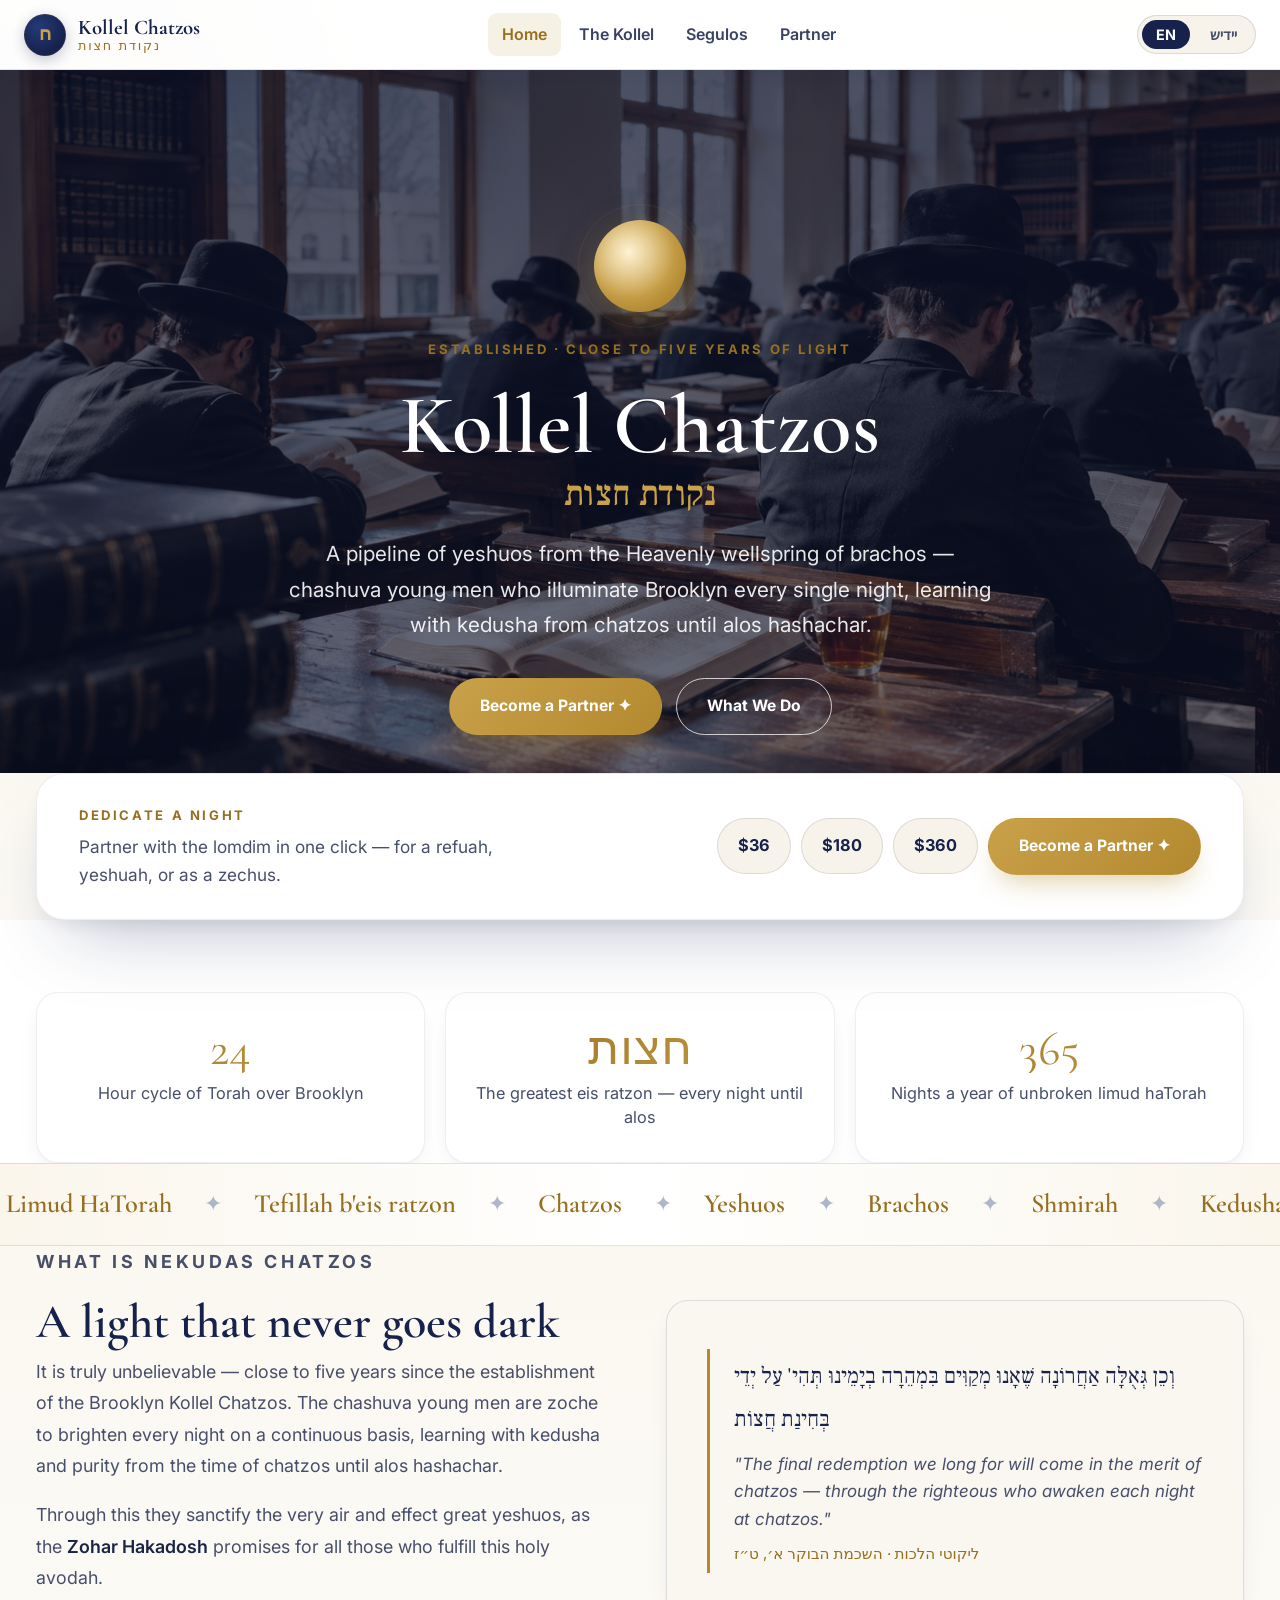
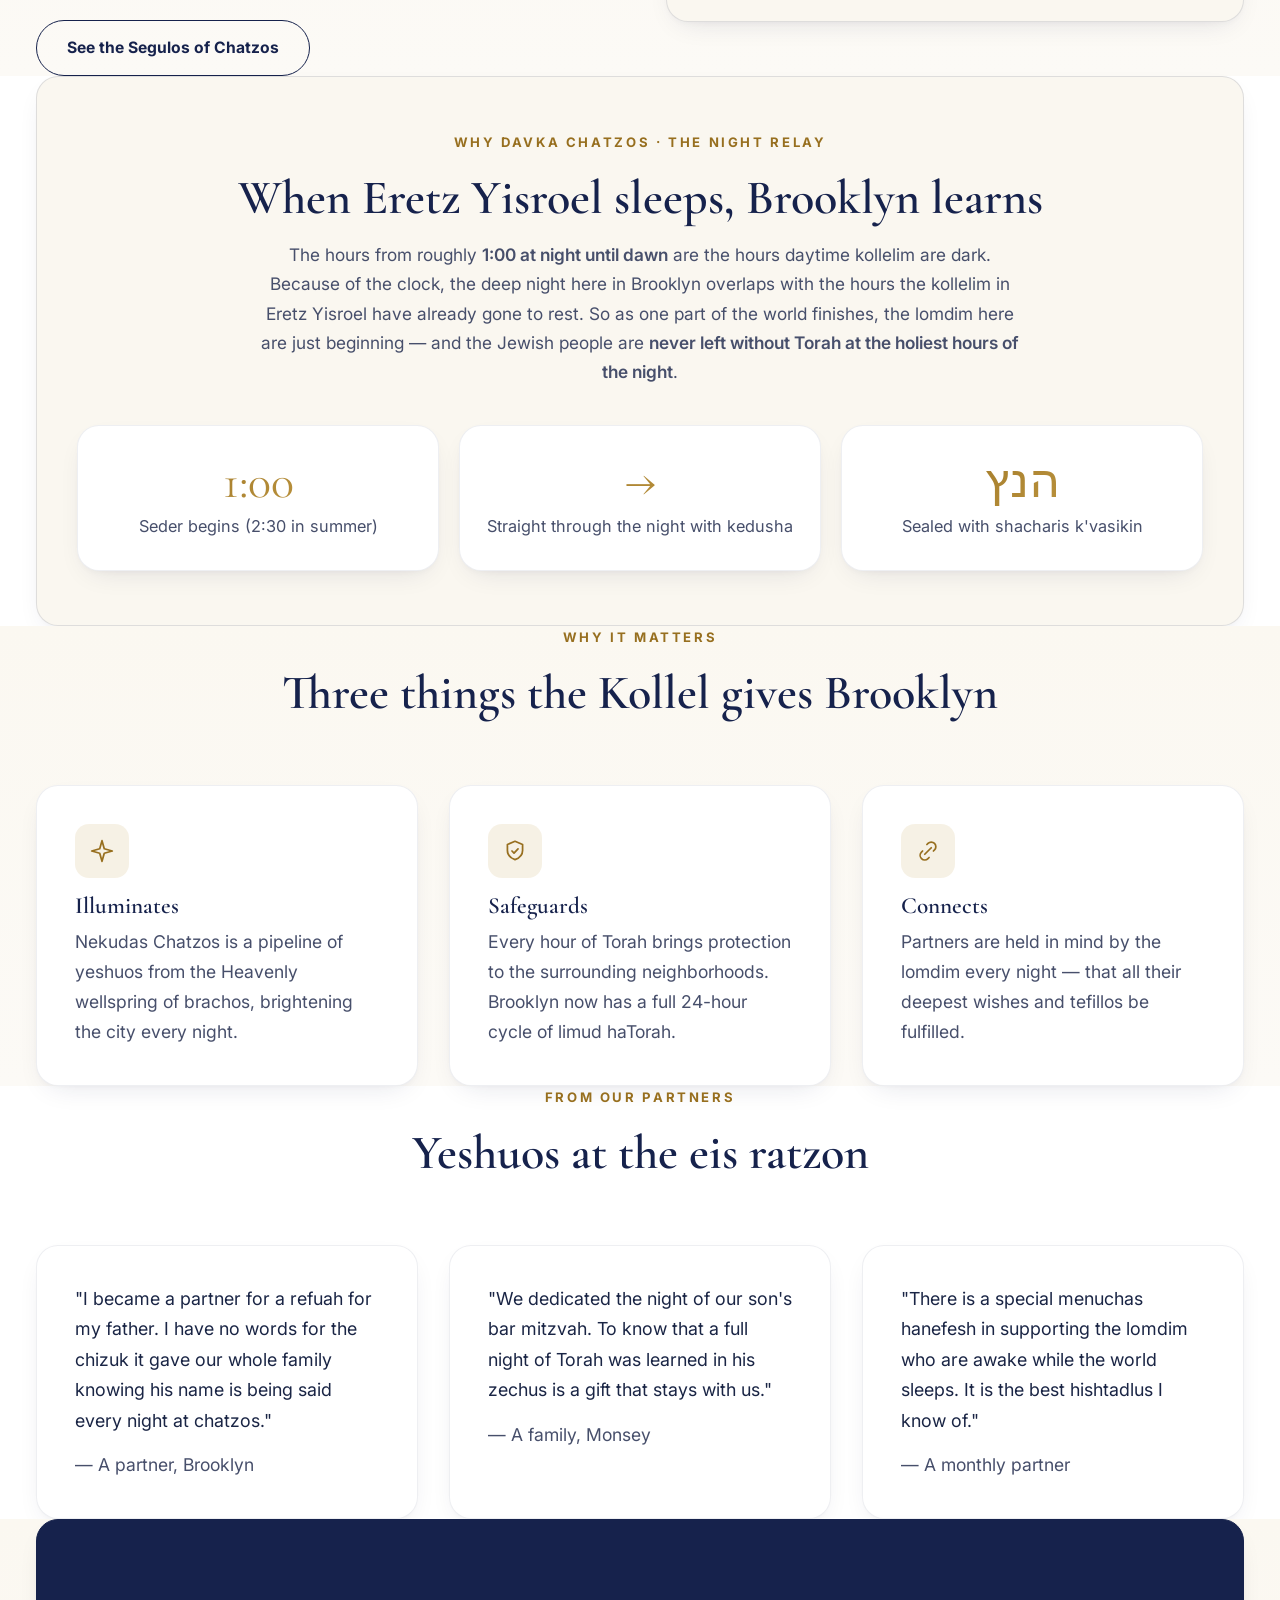
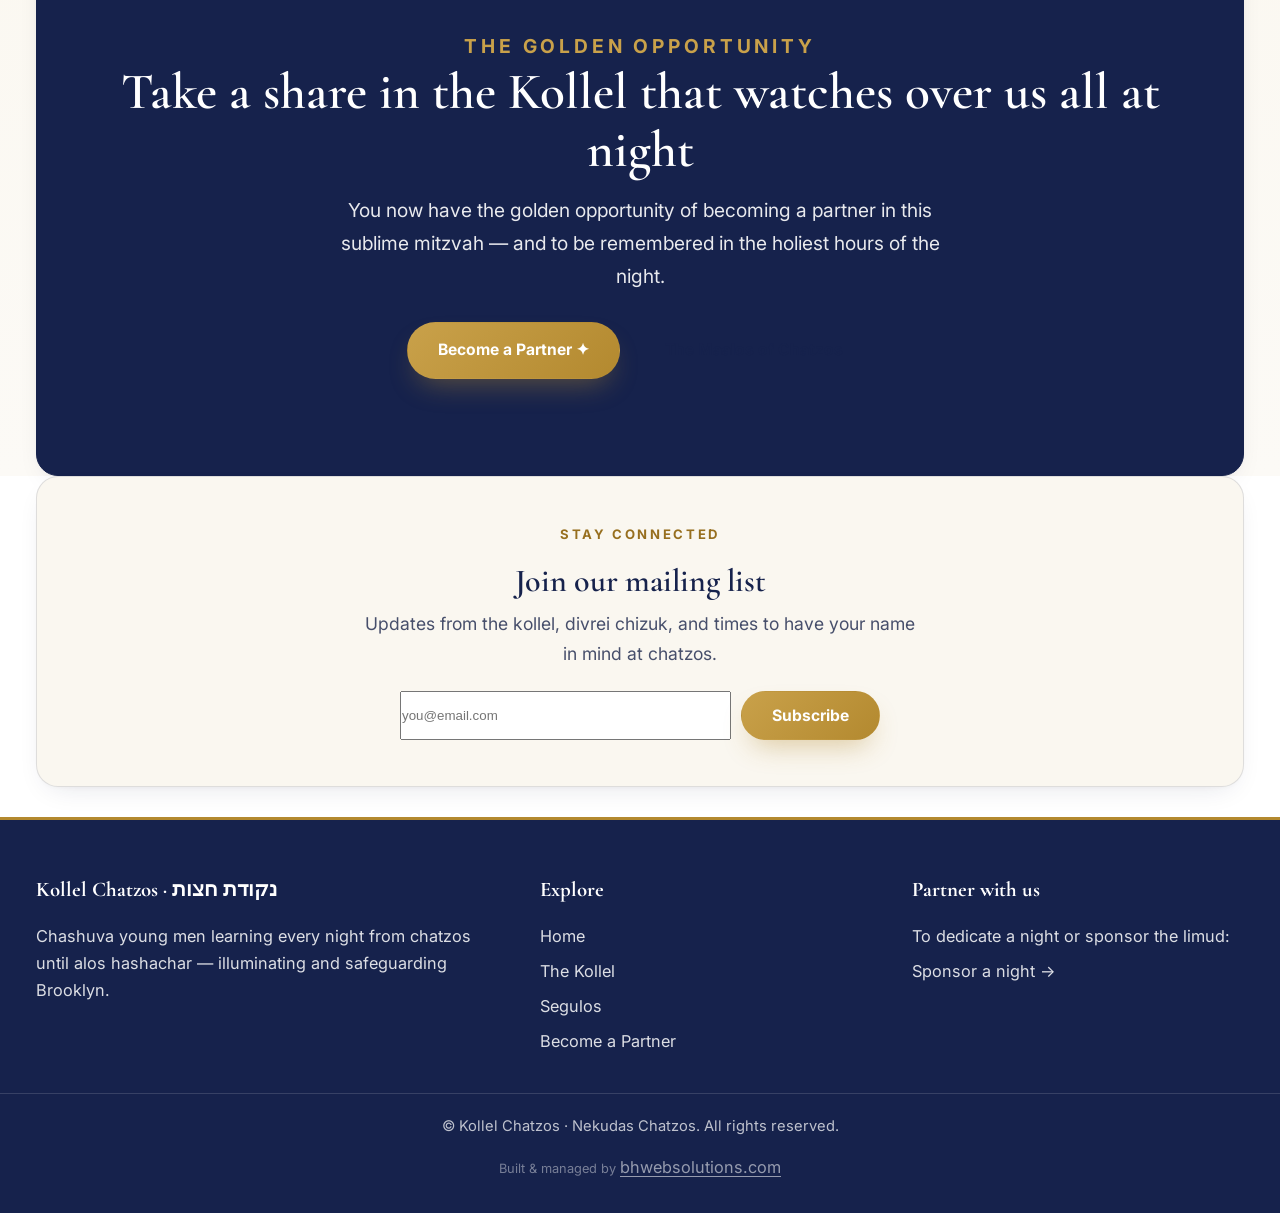
<file: index.html>
<!DOCTYPE html>
<html lang="en" dir="ltr">
<head>
  <meta charset="UTF-8" />
  <meta name="viewport" content="width=device-width, initial-scale=1.0" />
  <link rel="icon" type="image/svg+xml" href="favicon.svg" />
  <link rel="icon" type="image/png" sizes="32x32" href="favicon-32.png" />
  <link rel="icon" type="image/png" sizes="16x16" href="favicon-16.png" />
  <link rel="apple-touch-icon" href="apple-touch-icon.png" />
  <meta name="theme-color" content="#16224c" />
  <title>Kollel Chatzos · Nekudas Chatzos — Illuminating Brooklyn</title>
  <meta name="description" content="Kollel Chatzos · Nekudas Chatzos — chashuva young men learning Torah every night from chatzos until alos hashachar, illuminating and safeguarding Brooklyn. Become a partner." />
  <link rel="preconnect" href="https://fonts.googleapis.com">
  <link rel="preconnect" href="https://fonts.gstatic.com" crossorigin>
  <link href="https://fonts.googleapis.com/css2?family=Cormorant+Garamond:wght@500;600;700&family=Inter:wght@400;500;600;700&family=Frank+Ruhl+Libre:wght@400;500;700&family=Heebo:wght@400;500;700&display=swap" rel="stylesheet">
  <style>
/* =========================================================
   Kollel Chatzos — Nekudas Chatzos
   LIGHT theme · white background · navy + gold accents
   bilingual (English / Yiddish)
   ========================================================= */

:root {
  --bg:        #ffffff;
  --bg-soft:   #f7f3ea;
  --bg-cream:  #faf7f0;
  --ink:       #1a2545;
  --ink-soft:  #5c6480;
  --navy:      #16224c;
  --navy-700:  #243a78;
  --gold:      #b3892f;
  --gold-deep: #976f1f;
  --gold-200:  #c9a14a;
  --gold-soft: rgba(179, 137, 47, 0.12);
  --line:      rgba(22, 34, 76, 0.12);
  --card:      #ffffff;
  --maxw: 1280px;
  --shadow: 0 14px 36px rgba(22, 34, 76, 0.08);
  --shadow-lg: 0 22px 50px rgba(22, 34, 76, 0.12);
  --radius: 16px;
  scroll-behavior: smooth;
}

* { margin: 0; padding: 0; box-sizing: border-box; }

html, body { background: var(--bg); }

body {
  font-family: 'Inter', system-ui, sans-serif;
  color: var(--ink);
  line-height: 1.7;
  overflow-x: hidden;
  background:
    radial-gradient(900px 480px at 85% -6%, rgba(179,137,47,0.06), transparent 60%),
    radial-gradient(800px 460px at 5% 4%, rgba(22,34,76,0.05), transparent 55%),
    var(--bg);
  background-attachment: fixed;
}

/* ---------- bilingual visibility ---------- */
.yi { display: none; }
body.lang-yi .en { display: none; }
body.lang-yi .yi { display: revert; }

/* Yiddish typography + RTL */
body.lang-yi {
  direction: rtl;
  font-family: 'Frank Ruhl Libre', 'Heebo', serif;
}
body.lang-yi .brand-script { font-family: 'Frank Ruhl Libre', serif; }
.yi { font-family: 'Frank Ruhl Libre', 'Heebo', serif; }
body.lang-yi h1, body.lang-yi h2, body.lang-yi h3 { letter-spacing: 0; }

/* ---------- typography ---------- */
h1, h2, h3, .display {
  font-family: 'Cormorant Garamond', 'Frank Ruhl Libre', serif;
  font-weight: 600;
  line-height: 1.15;
  color: var(--navy);
}
h2.section-title {
  font-size: clamp(2rem, 4vw, 3rem);
  margin-bottom: 0.4rem;
}
.eyebrow {
  text-transform: uppercase;
  letter-spacing: 0.26em;
  font-size: 0.74rem;
  font-weight: 700;
  color: var(--gold);
  font-family: 'Inter', sans-serif;
}
body.lang-yi .eyebrow { letter-spacing: 0.1em; }
a { color: var(--gold-deep); text-decoration: none; }

.gold { color: var(--gold-deep); }
.serif { font-family: 'Cormorant Garamond', serif; }

/* ---------- decorative layer (subtle on light) ---------- */
.stars {
  position: fixed; inset: 0; z-index: 0; pointer-events: none;
  background-image:
    radial-gradient(1.5px 1.5px at 20% 30%, rgba(179,137,47,.16), transparent),
    radial-gradient(1.5px 1.5px at 75% 18%, rgba(22,34,76,.10), transparent),
    radial-gradient(1.5px 1.5px at 88% 62%, rgba(179,137,47,.14), transparent);
  background-repeat: repeat; background-size: 760px 760px;
  opacity: .7;
}

/* ---------- layout ---------- */
.wrap { max-width: var(--maxw); margin: 0 auto; padding: 0 24px; position: relative; z-index: 2; }
section { position: relative; z-index: 2; padding: 80px 0; }
.center { text-align: center; }

/* ---------- nav ---------- */
header.nav {
  position: sticky; top: 0; z-index: 50;
  backdrop-filter: blur(10px);
  background: rgba(255, 255, 255, 0.9);
  border-bottom: 1px solid var(--line);
  box-shadow: 0 2px 18px rgba(22,34,76,0.04);
}
.nav-inner {
  max-width: var(--maxw); margin: 0 auto; padding: 13px 24px;
  display: flex; align-items: center; justify-content: space-between; gap: 16px;
}
.brand { display: flex; align-items: center; gap: 12px; }
.brand .seal {
  width: 42px; height: 42px; border-radius: 50%;
  display: grid; place-items: center;
  background: radial-gradient(circle at 35% 30%, var(--navy-700), var(--navy) 70%);
  color: var(--gold-200); font-family: 'Cormorant Garamond', serif;
  font-weight: 700; font-size: 1.2rem; box-shadow: 0 4px 14px rgba(22,34,76,.25);
  border: 1px solid var(--gold-soft);
}
.brand-text { display: flex; flex-direction: column; line-height: 1.05; }
.brand-text .brand-name { font-family: 'Cormorant Garamond', serif; font-size: 1.3rem; color: var(--navy); font-weight: 700; }
.brand-text .brand-sub { font-size: 0.7rem; letter-spacing: 0.2em; text-transform: uppercase; color: var(--gold); }

.nav-links { display: flex; align-items: center; gap: 4px; }
.nav-links a {
  color: var(--ink-soft); font-size: 0.92rem; font-weight: 600;
  padding: 8px 14px; border-radius: 9px; transition: .2s;
  font-family: 'Inter', sans-serif;
}
body.lang-yi .nav-links a, body.lang-yi .brand-sub { font-family: 'Frank Ruhl Libre', serif; }
.nav-links a:hover { color: var(--navy); background: rgba(22,34,76,.05); }
.nav-links a.active { color: var(--gold-deep); background: var(--gold-soft); }

.lang-toggle {
  display: inline-flex; align-items: center; gap: 6px;
  border: 1px solid var(--line); border-radius: 999px; padding: 4px;
  background: var(--bg-soft);
}
.lang-toggle button {
  cursor: pointer; border: 0; background: transparent; color: var(--ink-soft);
  font-size: 0.82rem; font-weight: 700; padding: 5px 12px; border-radius: 999px;
  font-family: 'Inter', sans-serif; transition: .2s;
}
.lang-toggle button.on { background: var(--navy); color: #fff; }

.nav-toggle { display: none; background: none; border: 0; cursor: pointer; }
.nav-toggle span { display: block; width: 24px; height: 2px; background: var(--navy); margin: 5px 0; transition: .2s; }

/* ---------- hero ---------- */
.hero {
  position: relative; display: flex; align-items: center; justify-content: center;
  min-height: 74vh; padding: clamp(90px, 13vw, 150px) 0 110px; text-align: center;
  background: linear-gradient(180deg, rgba(13,19,44,.74), rgba(13,19,44,.60)), url("hero-learning.jpg") center/cover no-repeat;
}
.hero .btn-ghost { border-color: rgba(255,255,255,.75); color: #fff; background: transparent; }
.hero .btn-ghost:hover { background: #fff; color: var(--navy); border-color: #fff; }
.hero .moon {
  width: 92px; height: 92px; margin: 0 auto 26px; border-radius: 50%;
  background: radial-gradient(circle at 38% 35%, #fff3d4, var(--gold-200) 55%, var(--gold) 88%);
  box-shadow: 0 10px 36px rgba(179,137,47,.35), inset -8px -8px 20px rgba(151,111,31,.28);
  position: relative;
}
.hero .moon::after {
  content: ""; position: absolute; inset: -16px; border-radius: 50%;
  border: 1px solid var(--gold-soft);
}
.hero h1 {
  font-size: clamp(2.6rem, 7vw, 5.2rem); margin: 8px 0 6px;
  letter-spacing: 0.4px; color: #fff;
}
.hero .brand-script { display: block; color: var(--gold-200); font-size: clamp(1.4rem, 3.4vw, 2.2rem); font-weight: 500; }
.hero .lede {
  max-width: 720px; margin: 22px auto 0; color: rgba(255,255,255,.85);
  font-size: clamp(1.05rem, 1.6vw, 1.22rem);
}
.hero-cta { margin-top: 36px; display: flex; gap: 14px; justify-content: center; flex-wrap: wrap; }

/* ---------- buttons ---------- */
.btn {
  display: inline-flex; align-items: center; gap: 9px;
  font-family: 'Inter', sans-serif; font-weight: 700; font-size: 0.98rem;
  padding: 13px 28px; border-radius: 999px; cursor: pointer; border: 1px solid transparent;
  transition: transform .15s ease, box-shadow .2s ease, background .2s;
}
body.lang-yi .btn { font-family: 'Frank Ruhl Libre', serif; }
.btn-gold {
  background: linear-gradient(135deg, var(--gold-200), var(--gold));
  color: #fff; box-shadow: 0 8px 22px rgba(179,137,47,.32);
}
.btn-gold:hover { transform: translateY(-2px); box-shadow: 0 14px 30px rgba(179,137,47,.42); }
.btn-ghost { border-color: var(--navy); color: var(--navy); background: transparent; }
.btn-ghost:hover { background: var(--navy); color: #fff; transform: translateY(-2px); }

/* ---------- stat band ---------- */
.stats { display: grid; grid-template-columns: repeat(3, 1fr); gap: 20px; }
.stat {
  text-align: center; padding: 32px 20px; border-radius: var(--radius);
  border: 1px solid var(--line); background: var(--card); box-shadow: var(--shadow);
}
.stat .num { font-family: 'Cormorant Garamond', serif; font-size: 3rem; color: var(--gold-deep); line-height: 1; }
.stat .lab { margin-top: 8px; color: var(--ink-soft); font-size: 0.95rem; }

/* ---------- cards ---------- */
.grid { display: grid; gap: 20px; }
.grid-2 { grid-template-columns: repeat(2, 1fr); }
.grid-3 { grid-template-columns: repeat(3, 1fr); }
.grid-4 { grid-template-columns: repeat(4, 1fr); }

.card {
  background: var(--card);
  border: 1px solid var(--line); border-radius: var(--radius);
  padding: 28px 26px; box-shadow: var(--shadow);
  transition: transform .2s ease, border-color .2s ease, box-shadow .2s ease;
}
.card:hover { transform: translateY(-4px); border-color: var(--gold-200); box-shadow: var(--shadow-lg); }
.card .ic {
  width: 50px; height: 50px; border-radius: 13px; display: grid; place-items: center;
  background: var(--gold-soft); color: var(--gold-deep); font-size: 1.45rem; margin-bottom: 15px;
}
.card h3 { font-size: 1.45rem; margin-bottom: 8px; color: var(--navy); }
.card p { color: var(--ink-soft); }
.card .heb { color: var(--gold-deep); font-family: 'Frank Ruhl Libre', serif; font-size: 1.05rem; }

/* ---------- prose / panel ---------- */
.lead-row { display: grid; grid-template-columns: 1fr 1fr; gap: 52px; align-items: center; }
.prose p { color: var(--ink-soft); margin-bottom: 16px; font-size: 1.05rem; }
.prose p strong { color: var(--ink); }

.panel {
  border: 1px solid var(--line); border-radius: var(--radius); padding: 40px;
  background: var(--bg-cream); box-shadow: var(--shadow);
}

/* ---------- quote ---------- */
.quote { border-inline-start: 3px solid var(--gold); padding: 6px 0 6px 24px; margin: 8px 0; }
body.lang-yi .quote { padding: 6px 24px 6px 0; }
.quote .heb { font-family: 'Frank Ruhl Libre', serif; font-size: 1.3rem; color: var(--navy); line-height: 1.8; }
.quote .src { color: var(--gold-deep); font-size: 0.85rem; margin-top: 8px; letter-spacing: .04em; }
.quote .tr { color: var(--ink-soft); font-style: italic; margin-top: 10px; }

/* ---------- segula list ---------- */
.segula-list { display: grid; gap: 12px; }
.segula {
  display: flex; gap: 16px; align-items: flex-start;
  padding: 18px 22px; border-radius: 14px; border: 1px solid var(--line);
  background: var(--card); box-shadow: var(--shadow);
}
.segula .tag {
  flex: 0 0 auto; font-family: 'Frank Ruhl Libre', serif; color: var(--gold-deep);
  font-size: 1.15rem; min-width: 132px; font-weight: 700;
}
.segula p { color: var(--ink-soft); margin: 0; }

/* ---------- schedule / timeline ---------- */
.tline { display: grid; gap: 0; }
.tline .row {
  display: grid; grid-template-columns: 150px 1fr; gap: 24px;
  padding: 20px 0; border-top: 1px solid var(--line); align-items: baseline;
}
.tline .row:last-child { border-bottom: 1px solid var(--line); }
.tline .when { color: var(--gold-deep); font-family: 'Cormorant Garamond', serif; font-size: 1.5rem; }
.tline .what h3 { font-size: 1.25rem; }
.tline .what p { color: var(--ink-soft); margin-top: 4px; }

/* ---------- CTA band ---------- */
.cta-band { text-align: center; }
.cta-band .panel { padding: 62px 40px; background: var(--navy); border-color: var(--navy); }
.cta-band .panel h2 { color: #fff; }
.cta-band .panel .eyebrow { color: var(--gold-200); }
.cta-band h2 { font-size: clamp(2rem, 4.5vw, 3.2rem); }
.cta-band p { color: rgba(255,255,255,.82); max-width: 640px; margin: 14px auto 0; }

/* ---------- tiers ---------- */
.tier { text-align: center; position: relative; }
.tier.feat { border-color: var(--gold); box-shadow: 0 0 0 1px var(--gold), var(--shadow-lg); }
.tier .price { font-family: 'Cormorant Garamond', serif; font-size: 2.6rem; color: var(--gold-deep); margin: 6px 0; }
.tier .per { color: var(--ink-soft); font-size: .85rem; }
.tier ul { list-style: none; margin: 18px 0; text-align: start; }
.tier li { color: var(--ink-soft); padding: 7px 0; border-bottom: 1px dashed var(--line); }
.tier li::before { content: "✦"; color: var(--gold); margin-inline-end: 10px; }
.badge {
  position: absolute; top: -13px; inset-inline-start: 50%; transform: translateX(-50%);
  background: var(--gold); color: #fff; font-size: .7rem; font-weight: 700;
  padding: 4px 14px; border-radius: 999px; letter-spacing: .05em; text-transform: uppercase; white-space: nowrap;
}
body.lang-yi .badge { letter-spacing: 0; font-size: .66rem; }

/* ---------- contact ---------- */
.contact-grid { display: grid; grid-template-columns: 1fr 1fr; gap: 44px; align-items: start; }
.field { margin-bottom: 16px; }
.field label { display: block; font-size: .85rem; color: var(--ink-soft); margin-bottom: 6px; }
.field input, .field textarea, .field select {
  width: 100%; padding: 12px 14px; border-radius: 11px; font-family: inherit; font-size: 1rem;
  background: #fff; border: 1px solid var(--line); color: var(--ink);
}
.field input:focus, .field textarea:focus, .field select:focus { outline: none; border-color: var(--gold); box-shadow: 0 0 0 3px var(--gold-soft); }
.info-line { display: flex; gap: 14px; align-items: center; padding: 14px 0; border-bottom: 1px solid var(--line); }
.info-line .ic { color: var(--gold-deep); font-size: 1.3rem; }
.info-line b { color: var(--navy); display: block; }
.info-line span { color: var(--ink-soft); font-size: .92rem; }

/* ---------- interior page hero ---------- */
.page-hero { text-align: center; padding: 76px 0 26px; background: linear-gradient(180deg, var(--bg-cream), var(--bg)); }
.page-hero h1 { font-size: clamp(2.4rem, 6vw, 4rem); margin: 10px 0 8px; }
.page-hero p { color: var(--ink-soft); max-width: 660px; margin: 0 auto; }

/* ---------- footer ---------- */
footer.foot {
  position: relative; z-index: 2; border-top: 3px solid var(--gold);
  background: var(--navy); padding: 52px 0 28px; margin-top: 30px;
}
.foot-grid { display: grid; grid-template-columns: 1.4fr 1fr 1fr; gap: 40px; }
.foot h4 { color: #fff; font-family: 'Cormorant Garamond', serif; font-size: 1.3rem; margin-bottom: 12px; }
.foot a, .foot p { color: rgba(255,255,255,.72); display: block; padding: 4px 0; font-size: .95rem; }
.foot a:hover { color: var(--gold-200); }
.foot .copy { text-align: center; color: rgba(255,255,255,.6); font-size: .85rem; margin-top: 34px; padding-top: 20px; border-top: 1px solid rgba(255,255,255,.14); }

/* ---------- reveal ---------- */
.reveal { opacity: 0; transform: translateY(20px); transition: opacity .7s ease, transform .7s ease; }
.reveal.in { opacity: 1; transform: none; }

/* ---------- responsive ---------- */
@media (max-width: 920px) {
  .lead-row, .contact-grid { grid-template-columns: 1fr; gap: 32px; }
  .grid-3, .grid-4 { grid-template-columns: repeat(2, 1fr); }
  .nav-links { display: none; }
  .nav-toggle { display: block; }
  header.nav.open .nav-links {
    display: flex; flex-direction: column; align-items: stretch;
    position: absolute; top: 100%; inset-inline: 0; padding: 12px 20px 18px;
    background: #fff; border-bottom: 1px solid var(--line); box-shadow: var(--shadow);
  }
}
@media (max-width: 620px) {
  .stats, .grid-2, .grid-3, .grid-4 { grid-template-columns: 1fr; }
  .tline .row { grid-template-columns: 1fr; gap: 4px; }
  .segula { flex-direction: column; gap: 4px; }
  .foot-grid { grid-template-columns: 1fr; }
  section { padding: 56px 0; }
}
  /* ===== polish & breathing room (added) ===== */
section{ padding-block: clamp(88px,11vw,140px); }
.eyebrow{ margin-bottom: 1.1rem; }
.section-title{ margin-bottom: 1.1rem; line-height: 1.14; }
.grid{ gap: clamp(22px,2.4vw,34px); }
.grid-2,.grid-3,.grid-4{ margin-top: clamp(40px,5vw,64px); }
.card{ padding: clamp(28px,3vw,38px); }
.card .ic{ width:54px; height:54px; border-radius:14px; }
.card .ic svg{ width:26px; height:26px; stroke:currentColor; stroke-width:1.6; fill:none; }
.card:hover{ box-shadow: 0 26px 50px -22px rgba(22,34,76,.30); }
.cta-band .panel{ padding: clamp(56px,8vw,96px) clamp(28px,5vw,64px); }
section.wrap:nth-of-type(even){ background:#FBF8F1; }

  /* ===== Sprout-inspired polish pass ===== */
  :root{
    --radius: 22px;
    --shadow: 0 10px 30px -14px rgba(22,34,76,.16), 0 3px 8px -5px rgba(22,34,76,.08);
    --shadow-lg: 0 34px 64px -26px rgba(22,34,76,.24), 0 8px 18px -10px rgba(22,34,76,.10);
  }
  .btn{ padding: 14px 30px; }
  .btn-gold{ box-shadow: 0 14px 28px -10px rgba(179,137,47,.46); }
  .btn-gold:hover{ box-shadow: 0 20px 38px -10px rgba(179,137,47,.5); }
  .card{ border-color: rgba(22,34,76,.07); }
  .card:hover{ transform: translateY(-6px); }
  .stat{ border-color: rgba(22,34,76,.07); }
  .segula{ border-radius: 18px; }

  /* floating quick-give card (Sprout search-bar energy) */
  .quickgive{
    background:#fff; border:1px solid rgba(22,34,76,.08); border-radius:28px;
    box-shadow: 0 36px 80px -34px rgba(22,34,76,.34), 0 10px 24px -12px rgba(22,34,76,.14);
    padding: clamp(22px,3vw,30px) clamp(24px,3.6vw,42px);
    display:flex; align-items:center; justify-content:space-between; gap:26px; flex-wrap:wrap;
  }
  .quickgive .qg-label{ max-width:430px; }
  .quickgive .qg-label .eyebrow{ margin-bottom:.45rem; }
  .quickgive .qg-sub{ color:var(--ink-soft); font-size:.99rem; margin:0; line-height:1.55; }
  .quickgive .qg-actions{ display:flex; align-items:center; gap:10px; flex-wrap:wrap; }
  .qg-pill{
    display:inline-flex; align-items:center; justify-content:center; min-width:66px;
    padding:13px 20px; border-radius:999px; font-family:'Inter',sans-serif;
    font-weight:700; font-size:1.02rem; color:var(--navy);
    background:var(--bg-soft); border:1px solid var(--line); transition:.18s;
  }
  body.lang-yi .qg-pill{ font-family:'Frank Ruhl Libre',serif; }
  .qg-pill:hover{ background:var(--gold-soft); border-color:var(--gold-200); color:var(--gold-deep); transform:translateY(-2px); }
  @media (max-width:760px){
    .quickgive{ flex-direction:column; align-items:stretch; text-align:center; }
    .quickgive .qg-label{ max-width:none; }
    .quickgive .qg-actions{ justify-content:center; }
  }

  /* ===== Dynamic color · glow · motion (luminous-night, inspired by RFP) ===== */
  :root{
    --silver:#cfd6e4; --silver-2:#aeb7c9; --silver-soft:rgba(174,183,201,.16);
  }
  /* floating glow orbs */
  .glows{ position:fixed; inset:0; z-index:0; pointer-events:none; overflow:hidden; }
  .glows span{ position:absolute; border-radius:50%; filter:blur(46px); }
  .glows .g1{ width:44vw;height:44vw; left:-12vw; top:-10vw; background:radial-gradient(circle,rgba(179,137,47,.20),transparent 70%); animation:kcFloatA 17s ease-in-out infinite; }
  .glows .g2{ width:40vw;height:40vw; right:-14vw; top:16vh; background:radial-gradient(circle,rgba(36,58,120,.18),transparent 70%); animation:kcFloatB 21s ease-in-out infinite; }
  .glows .g3{ width:36vw;height:36vw; left:8vw; bottom:-14vw; background:radial-gradient(circle,rgba(207,214,228,.22),transparent 70%); animation:kcFloatA 24s ease-in-out infinite reverse; }
  @keyframes kcFloatA{ 0%,100%{transform:translate(0,0)} 50%{transform:translate(3.5vw,3vh)} }
  @keyframes kcFloatB{ 0%,100%{transform:translate(0,0)} 50%{transform:translate(-3vw,2.5vh)} }

  /* scrolling value marquee */
  .marquee{ direction:ltr; overflow:hidden; border-block:1px solid var(--line);
    background:linear-gradient(90deg,#faf6ec,#ffffff 50%,#faf6ec); position:relative; z-index:2; }
  .marquee__track{ display:flex; width:max-content; animation:kcScroll 42s linear infinite; }
  .marquee:hover .marquee__track{ animation-play-state:paused; }
  .marquee__item{ display:inline-flex; align-items:center; gap:26px; padding:18px 0;
    white-space:nowrap; font-family:'Cormorant Garamond',serif; font-size:clamp(1.25rem,2.4vw,1.65rem); color:var(--navy); }
  .marquee__item b{ color:var(--gold-deep); font-weight:600; padding:0 6px; }
  .marquee__item .sp{ color:var(--silver-2); font-size:.85em; }
  @keyframes kcScroll{ from{transform:translateX(0)} to{transform:translateX(-50%)} }

  /* a touch more life */
  .stat .num{ background:linear-gradient(135deg,var(--gold-deep),var(--gold-200));
    -webkit-background-clip:text; background-clip:text; -webkit-text-fill-color:transparent; }
  section.wrap:nth-of-type(even){ background:linear-gradient(180deg,#FBF8F1,#FCFAF5); }

  @media(prefers-reduced-motion:reduce){
    .glows span{ animation:none } .marquee__track{ animation:none }
  }

  /* ===== small edge fixes ===== */
  /* a touch more side gutter so panel/card shadows never clip at the screen edge */
  .wrap{ padding-inline: clamp(20px, 3.6vw, 36px); }
  /* make the alternating tint sections full-bleed (edge-to-edge, no centered-band slivers) */
  section.wrap:nth-of-type(even){ background: transparent; position: relative; }
  section.wrap:nth-of-type(even)::before{
    content:""; position:absolute; top:0; bottom:0; left:50%;
    width:100vw; transform:translateX(-50%);
    background:linear-gradient(180deg,#FBF8F1,#FCFAF6); z-index:-1;
  }

/* ============================================================
   READABILITY & CLARITY POLISH
   Layers on top of existing CSS. Bigger, clearer, calmer.
   No color/font/layout changes — only size, leading, contrast,
   spacing. Hebrew/Yiddish (.yi / body.lang-yi) gets extra size
   + generous line-height. Keeps the navy/gold luminous look.
   ============================================================ */

/* ---- 1. Comfortable reading baseline + darker muted ink ---- */
:root{
  --ink-soft: #474f6b;          /* darken muted body text for contrast on cream/white */
  --muted:    #474f6b;          /* define the token referenced (but undefined) inline */
  --text:     var(--ink);       /* define the token referenced (but undefined) inline */
}
body{ font-size: 1.06rem; }      /* ~17px reading base, up from 16px default */

/* ---- 2. Hebrew / Yiddish global: a touch larger + much looser leading ---- */
body.lang-yi{ line-height: 1.9; }
.yi{ font-size: 1.05em; }         /* Hebrew glyphs read smaller at equal px — nudge up */

/* ---- 3. Card descriptions (main "too small" offender) ---- */
.card p{
  font-size: 1.1rem !important;
  line-height: 1.7;
  color: #474f6b;
}
.card p .yi,
body.lang-yi .card p{
  font-size: 1.18rem !important;
  line-height: 1.9 !important;
}
.card .heb{ font-size: 1.18rem !important; line-height: 1.65; }

/* ---- 4. Prose / intro / page-hero paragraphs ---- */
.prose p{
  font-size: 1.12rem !important;
  line-height: 1.75;
  margin-bottom: 18px;
  color: #474f6b;
}
body.lang-yi .prose p{ font-size: 1.2rem !important; line-height: 1.9; }

.page-hero p{ font-size: clamp(1.12rem, 1.7vw, 1.3rem) !important; color: rgba(255,255,255,.92); max-width: 720px; }
body.lang-yi .page-hero p{ font-size: clamp(1.22rem, 2vw, 1.38rem) !important; line-height: 1.85; }

/* ---- 5. Hero lede over the photo ---- */
.hero .lede{ font-size: clamp(1.14rem, 1.7vw, 1.3rem); color: rgba(255,255,255,.9); }
body.lang-yi .hero .lede{ font-size: clamp(1.22rem, 2vw, 1.42rem); line-height: 1.85; }

/* ---- 6. Stat labels under the big gold numbers ---- */
.stat .lab{ font-size: 1.02rem; line-height: 1.5; color: #474f6b; }
body.lang-yi .stat .lab{ font-size: 1.12rem; line-height: 1.75; }

/* ---- 7. Quick-give subtitle (focal CTA under hero) ---- */
.quickgive .qg-sub{ font-size: 1.08rem; line-height: 1.6; color: #474f6b; }
body.lang-yi .quickgive .qg-sub{ font-size: 1.16rem; line-height: 1.85; }

/* ---- 8. Testimonial / inline body paragraphs that lean on undefined tokens ---- */
.card p[style*="--text"]{ font-size: 1.12rem !important; line-height: 1.7; color: var(--ink) !important; }
body.lang-yi .card p[style*="--text"]{ font-size: 1.2rem !important; line-height: 1.9; }
p[style*="--muted"]{ color: var(--ink-soft) !important; font-size: 1.1rem; line-height: 1.7; }
body.lang-yi p[style*="--muted"]{ font-size: 1.18rem; line-height: 1.9; }

/* ---- 9. Quote block: translation, source, vocalized Hebrew verse ---- */
.quote .tr{ font-size: 1.06rem; line-height: 1.6; }
body.lang-yi .quote .tr{ font-size: 1.14rem; line-height: 1.85; }
.quote .src{ font-size: 0.95rem; letter-spacing: 0; }
.quote .heb{ font-size: 1.38rem; line-height: 1.95; letter-spacing: 0; }  /* room for nikud */

/* ---- 10. Segula list (used on segulos/partner) ---- */
.segula{ padding: 22px 24px; }
.segula p{ font-size: 1.08rem; line-height: 1.7; color: #474f6b; }
.segula .tag{ font-size: 1.26rem; line-height: 1.55; }
body.lang-yi .segula p{ font-size: 1.18rem; line-height: 1.9; }

/* ---- 11. Timeline / schedule descriptions (about page) ---- */
.tline .what p{ font-size: 1.08rem; line-height: 1.65; color: #474f6b; }
body.lang-yi .tline .what p{ font-size: 1.18rem; line-height: 1.9; }

/* ---- 12. CTA band paragraph on navy ---- */
.cta-band p{ font-size: clamp(1.1rem, 1.5vw, 1.22rem); color: rgba(255,255,255,.9); line-height: 1.7; }
body.lang-yi .cta-band p{ font-size: clamp(1.2rem, 1.7vw, 1.32rem); line-height: 1.9; }

/* ---- 13. Footer: bigger + stronger contrast on navy ---- */
.foot a, .foot p{ font-size: 1.02rem; line-height: 1.65; color: rgba(255,255,255,.85); }
body.lang-yi .foot a, body.lang-yi .foot p{ font-size: 1.12rem; line-height: 1.9; }
.foot .copy{ font-size: 0.92rem; color: rgba(255,255,255,.72); }
.foot .credit { text-align: center; color: rgba(255,255,255,.42); font-size: .8rem; margin-top: 8px; }
.foot .credit a { display: inline; padding: 0; color: rgba(255,255,255,.55); text-decoration: underline; text-underline-offset: 3px; }
.foot .credit a:hover { color: var(--gold-200); }
body.lang-yi .foot h4{ font-size: 1.45rem; line-height: 1.4; }

/* ---- 14. Nav, language toggle, eyebrows, brand sub-line ---- */
.nav-links a{ font-size: 1rem; color: #3a4264; }
body.lang-yi .nav-links a{ font-size: 1.08rem; }
.lang-toggle button{ font-size: 0.9rem; padding: 6px 14px; }
body.lang-yi .lang-toggle button{ font-size: 0.98rem; }
.eyebrow{ font-size: 0.82rem; letter-spacing: 0.2em; color: var(--gold-deep); }
body.lang-yi .eyebrow{ font-size: 0.94rem; letter-spacing: 0; }
.brand-text .brand-sub{ font-size: 0.8rem; letter-spacing: 0.14em; color: var(--gold-deep); }

/* ---- 15. Tiers, contact, form labels (partner / contact, shared CSS) ---- */
.tier .per{ font-size: 0.95rem; }
.tier li{ font-size: 1.05rem; color: #474f6b; padding: 9px 0; }
body.lang-yi .tier li{ font-size: 1.14rem; line-height: 1.85; }
.info-line span{ font-size: 1rem; color: #474f6b; }
.field label{ font-size: 0.95rem; color: #3a4264; font-weight: 500; }
body.lang-yi .field label{ font-size: 1.05rem; }

/* ---- 16. Emphasis weight so <strong> reads clearly at base weight 400 ---- */
.prose p strong, p strong{ font-weight: 600; }
      </style>
</head>
<body class="lang-en">
  <div class="stars"></div>
  <div class="glows" aria-hidden="true"><span class="g1"></span><span class="g2"></span><span class="g3"></span></div>

  <!-- NAV -->
  <header class="nav">
    <div class="nav-inner">
      <a class="brand" href="index.html">
        <span class="seal">ח</span>
        <span class="brand-text">
          <span class="brand-name">Kollel Chatzos</span>
          <span class="brand-sub">נקודת חצות</span>
        </span>
      </a>
      <nav class="nav-links">
        <a href="index.html" class="active"><span class="en">Home</span><span class="yi">היים</span></a>
        <a href="about.html"><span class="en">The Kollel</span><span class="yi">איבערן כולל</span></a>
        <a href="segulos.html"><span class="en">Segulos</span><span class="yi">ברכות</span></a>
        <a href="partner.html"><span class="en">Partner</span><span class="yi">ווערט א שותף</span></a>
      </nav>
      <div style="display:flex;align-items:center;gap:12px;">
        <div class="lang-toggle" role="group" aria-label="Language">
          <button data-lang="en">EN</button>
          <button data-lang="yi">יידיש</button>
        </div>
        <button class="nav-toggle" aria-label="Menu"><span></span><span></span><span></span></button>
      </div>
    </div>
  </header>

  <!-- HERO -->
  <section class="hero">
   <div class="hero-inner wrap">
    <div class="moon"></div>
    <p class="eyebrow"><span class="en">Established · Close to Five Years of Light</span><span class="yi">נתייסד געווארן · קרוב צו פינף יאר פון לעכטיגקייט</span></p>
    <h1>
      <span class="en">Kollel Chatzos</span>
      <span class="yi">כולל חצות</span>
      <span class="brand-script">נקודת חצות</span>
    </h1>
    <p class="lede">
      <span class="en">A pipeline of yeshuos from the Heavenly wellspring of brachos — chashuva young men who illuminate Brooklyn every single night, learning with kedusha from chatzos until alos hashachar.</span>
      <span class="yi">א קוואל פון ישועות און ברכות, געטריבן דורך חשוב'ע אינגעלייט וואס באלייכטן ברוקלין יעדע נאכט, און זענען זיך מוסר נפש פאר די הייליגע תורה פון חצות הלילה ביזן פארטאגס.</span>
    </p>
    <div class="hero-cta">
      <a href="partner.html" class="btn btn-gold"><span class="en">Become a Partner ✦</span><span class="yi">✦ ווערט א שותף</span></a>
      <a href="about.html" class="btn btn-ghost"><span class="en">What We Do</span><span class="yi">אונזער שליחות</span></a>
    </div>
   </div>
  </section>

  <!-- QUICK GIVE (floating · Sprout-style) -->
  <section class="wrap" style="margin-top:clamp(-72px,-6vw,-44px);padding-top:0;padding-bottom:0;position:relative;z-index:5;">
    <div class="quickgive reveal">
      <div class="qg-label">
        <p class="eyebrow"><span class="en">Dedicate a night</span><span class="yi">ווידמעט א נאכט</span></p>
        <p class="qg-sub"><span class="en">Partner with the lomdim in one click — for a refuah, yeshuah, or as a zechus.</span><span class="yi">ווערט א שותף מיט די לומדים אין איין קליק — פאר א רפואה, ישועה, אדער אלס א זכות.</span></p>
      </div>
      <div class="qg-actions">
        <a href="https://www.firstaccept.net/HANETZACH?amount=36" target="_blank" rel="noopener" class="qg-pill">$36</a>
        <a href="https://www.firstaccept.net/HANETZACH?amount=180" target="_blank" rel="noopener" class="qg-pill">$180</a>
        <a href="https://www.firstaccept.net/HANETZACH?amount=360" target="_blank" rel="noopener" class="qg-pill">$360</a>
        <a href="partner.html" class="btn btn-gold"><span class="en">Become a Partner ✦</span><span class="yi">✦ ווערט א שותף</span></a>
      </div>
    </div>
  </section>

  <!-- STATS -->
  <section class="wrap" style="padding-top:clamp(54px,6vw,72px);">
    <div class="stats reveal">
      <div class="stat">
        <div class="num">24</div>
        <div class="lab"><span class="en">Hour cycle of Torah over Brooklyn</span><span class="yi">שעה א מעת לעת, תורה לערנען איבער גאנץ ברוקלין</span></div>
      </div>
      <div class="stat">
        <div class="num">חצות</div>
        <div class="lab"><span class="en">The greatest eis ratzon — every night until alos</span><span class="yi">די מערסטע מסוגל'דיגע צייט פאר תפילה און רעוא דרעווין — יעדע נאכט ביזן עלות</span></div>
      </div>
      <div class="stat">
        <div class="num">365</div>
        <div class="lab"><span class="en">Nights a year of unbroken limud haTorah</span><span class="yi">נעכט א יאר פון אומאויפהערליכע לימוד התורה</span></div>
      </div>
    </div>
  </section>

  <!-- VALUE MARQUEE (RFP-style dynamic band) -->
  <div class="marquee" aria-hidden="true">
    <div class="marquee__track">
      <span class="marquee__item"><b>Limud HaTorah</b><span class="sp">✦</span><b>Tefillah b'eis ratzon</b><span class="sp">✦</span><b>Chatzos</b><span class="sp">✦</span><b>Yeshuos</b><span class="sp">✦</span><b>Brachos</b><span class="sp">✦</span><b>Shmirah</b><span class="sp">✦</span><b>Kedushas HaLayla</b><span class="sp">✦</span><b>Hatzlacha</b><span class="sp">✦</span></span>
      <span class="marquee__item"><b>Limud HaTorah</b><span class="sp">✦</span><b>Tefillah b'eis ratzon</b><span class="sp">✦</span><b>Chatzos</b><span class="sp">✦</span><b>Yeshuos</b><span class="sp">✦</span><b>Brachos</b><span class="sp">✦</span><b>Shmirah</b><span class="sp">✦</span><b>Kedushas HaLayla</b><span class="sp">✦</span><b>Hatzlacha</b><span class="sp">✦</span></span>
    </div>
  </div>

  <!-- INTRO -->
  <section class="wrap">
    <div class="lead-row">
      <div class="prose reveal">
        <p class="eyebrow"><span class="en">What is Nekudas Chatzos</span><span class="yi">וואס איז 'נקודת חצות'?</span></p>
        <h2 class="section-title"><span class="en">A light that never goes dark</span><span class="yi">א ליכט וואס לעשט זיך קיינמאל נישט אויס</span></h2>
        <p>
          <span class="en">It is truly unbelievable — close to five years since the establishment of the Brooklyn Kollel Chatzos. The chashuva young men are zoche to brighten every night on a continuous basis, learning with kedusha and purity from the time of chatzos until alos hashachar.</span>
          <span class="yi">ס'איז באמת מורא'דיג — קרוב צו פינף יאר איז שוין אריבער זינט די גרינדונג פון 'כולל חצות' דא אין ברוקלין. די חשוב'ע אינגעלייט האבן די זכיה צו באלייכטן יעדע נאכט אן אויפהער, פארטיפט אין הייליגע און ריינע לימודים פון חצות ביזן פרימארגן.</span>
        </p>
        <p>
          <span class="en">Through this they sanctify the very air and effect great yeshuos, as the <strong>Zohar Hakadosh</strong> promises for all those who fulfill this holy avodah.</span>
          <span class="yi">דורך דעם הייליגן עסק, הייליגן זיי אויס די גאנצע לופט און ברענגען אראפ גרויסע ישועות, פונקט ווי דער <strong>הייליגער זוהר</strong> זאגט צו פאר ווער עס פארנעמט זיך מיט דעם עבודת הקודש.</span>
        </p>
        <a href="segulos.html" class="btn btn-ghost" style="margin-top:8px;"><span class="en">See the Segulos of Chatzos</span><span class="yi">שפירט די ברכות פון חצות</span></a>
      </div>
      <div class="panel reveal">
        <div class="quote">
          <p class="heb">וְכֵן גְּאֻלָּה אַחֲרוֹנָה שֶׁאָנוּ מְקַוִּים בִּמְהֵרָה בְיָמֵינוּ תְּהִי' עַל יְדֵי בְּחִינַת חֲצוֹת</p>
          <p class="tr"><span class="en">"The final redemption we long for will come in the merit of chatzos — through the righteous who awaken each night at chatzos."</span><span class="yi">"די לעצטע גאולה וואס מיר האפן און ווארטן בקרוב בימינו, וועט קומען דורך דעם ענין פון חצות — דורך די צדיקים וואס וועקן זיך אויף יעדע נאכט ביי חצות הלילה."</span></p>
          <p class="src">ליקוטי הלכות · השכמת הבוקר א׳, ט״ז</p>
        </div>
      </div>
    </div>
  </section>

  <!-- THE NIGHT RELAY -->
  <section class="wrap">
    <div class="panel reveal center" style="padding:54px 40px;">
      <p class="eyebrow"><span class="en">Why davka chatzos · the night relay</span><span class="yi">פארוואס פונקט חצות? · די נאכט רילעי</span></p>
      <h2 class="section-title"><span class="en">When Eretz Yisroel sleeps, Brooklyn learns</span><span class="yi">ווען ארץ ישראל שלאפט, לערנט ברוקלין</span></h2>
      <p style="color:var(--muted);max-width:760px;margin:14px auto 0;font-size:1.08rem;">
        <span class="en">The hours from roughly <strong>1:00 at night until dawn</strong> are the hours daytime kollelim are dark. Because of the clock, the deep night here in Brooklyn overlaps with the hours the kollelim in Eretz Yisroel have already gone to rest. So as one part of the world finishes, the lomdim here are just beginning — and the Jewish people are <strong>never left without Torah at the holiest hours of the night</strong>.</span>
        <span class="yi">די שעות פון בערך <strong>1:00 אזייגער ביינאכט ביז פארטאגס</strong> זענען די צייטן ווען די טאג-כוללים זענען פארמאכט. צוליב דעם חילוק אין די זייגערס צווישן אמעריקע און ארץ ישראל, געפאלט אויס די טיפע נאכט שעות אין ברוקלין פונקט ווען די כוללים אין ארץ ישראל ענדיגן שוין זייער סדר הלימוד. אזוי ארום, פונקט ווען איין טייל פון דער וועלט ענדיגט, פאנגען די לומדי התורה דא אן דעם סדר – צו פארזיכערן אז כלל ישראל זאל קיינמאל נישט זיין אן תורה אין די גאר הייליגע שעות פון דער נאכט.</span>
      </p>
      <div class="stats" style="margin-top:38px;">
        <div class="stat"><div class="num">1:00</div><div class="lab"><span class="en">Seder begins (2:30 in summer)</span><span class="yi">דער סדר הלימוד הייבט זיך אן (2:30 אין די זומער וואכן)</span></div></div>
        <div class="stat"><div class="num">→</div><div class="lab"><span class="en">Straight through the night with kedusha</span><span class="yi">עס ציט זיך דורכאויס די גאנצע נאכט מיט א ספעציעלע קדושה</span></div></div>
        <div class="stat"><div class="num">הנץ</div><div class="lab"><span class="en">Sealed with shacharis k'vasikin</span><span class="yi">מען ענדיגט מיט שחרית כוותיקן</span></div></div>
      </div>
    </div>
  </section>

  <!-- THREE PILLARS -->
  <section class="wrap">
    <div class="center reveal" style="margin-bottom:40px;">
      <p class="eyebrow"><span class="en">Why it matters</span><span class="yi">פארוואס דאס איז וויכטיג</span></p>
      <h2 class="section-title"><span class="en">Three things the Kollel gives Brooklyn</span><span class="yi">דריי וועגן וויאזוי דער כולל ברענגט השפעות פאר ברוקלין</span></h2>
    </div>
    <div class="grid grid-3">
      <div class="card reveal">
        <div class="ic"><svg viewBox="0 0 24 24" fill="none" stroke="currentColor" stroke-width="1.6" stroke-linecap="round" stroke-linejoin="round"><path d="M12 2.5l2.1 7.4 7.4 2.1-7.4 2.1L12 21.5l-2.1-7.4L2.5 12l7.4-2.1z"/></svg></div>
        <h3><span class="en">Illuminates</span><span class="yi">באלייכט</span></h3>
        <p><span class="en">Nekudas Chatzos is a pipeline of yeshuos from the Heavenly wellspring of brachos, brightening the city every night.</span><span class="yi">"נקודת חצות" דינט ווי א רער פאר געטליכע ברכות, וואס באלייכט די שטאט יעדע נאכט מיט א הימלישן קוואל פון שפע.</span></p>
      </div>
      <div class="card reveal">
        <div class="ic"><svg viewBox="0 0 24 24" fill="none" stroke="currentColor" stroke-width="1.6" stroke-linecap="round" stroke-linejoin="round"><path d="M12 3l7 3v5.5c0 4.3-3 7-7 8.5-4-1.5-7-4.2-7-8.5V6z"/><path d="M9.2 12l1.9 1.9 3.7-3.9"/></svg></div>
        <h3><span class="en">Safeguards</span><span class="yi">באשיצט</span></h3>
        <p><span class="en">Every hour of Torah brings protection to the surrounding neighborhoods. Brooklyn now has a full 24-hour cycle of limud haTorah.</span><span class="yi">יעדע שעה פון לערנען ברענגט א ספעציעלע שמירה פאר די ארומיגע געגנטער. ברוקלין געניסט יעצט פון א פולן 24-שעה'דיגן ציקל פון תורה אן קיין איבעררייס.</span></p>
      </div>
      <div class="card reveal">
        <div class="ic"><svg viewBox="0 0 24 24" fill="none" stroke="currentColor" stroke-width="1.6" stroke-linecap="round" stroke-linejoin="round"><path d="M9 15l6-6"/><path d="M11 6l1-1a4 4 0 0 1 6 6l-1 1"/><path d="M13 18l-1 1a4 4 0 0 1-6-6l1-1"/></svg></div>
        <h3><span class="en">Connects</span><span class="yi">פארבינדט</span></h3>
        <p><span class="en">Partners are held in mind by the lomdim every night — that all their deepest wishes and tefillos be fulfilled.</span><span class="yi">די שותפים ווערן דערמאנט דורך די לומדים יעדע נאכט מיט ווארעמע תפילות, אז אלע זייערע טיפע בקשות און וואונטשן זאלן נתמלא ווערן לטובה.</span></p>
      </div>
    </div>
  </section>

  <!-- TESTIMONIALS / STORIES -->
  <section class="wrap">
    <div class="center reveal" style="margin-bottom:40px;">
      <p class="eyebrow"><span class="en">From our partners</span><span class="yi">פון אונזערע שותפים</span></p>
      <h2 class="section-title"><span class="en">Yeshuos at the eis ratzon</span><span class="yi">ישועות אין די ריכטיגע מינוט</span></h2>
    </div>
    <div class="grid grid-3">
      <div class="card reveal">
        <p style="color:var(--text);font-size:1.05rem;"><span class="en">"I became a partner for a refuah for my father. I have no words for the chizuk it gave our whole family knowing his name is being said every night at chatzos."</span><span class="yi">"איך בין געווארן א שותף צו מתפלל זיין פאר מיין פאטער'ס רפואה. איך קען נישט מסביר זיין וואס פאר א כוח און חיזוק דאס האט געגעבן פאר אונזער גאנצע משפחה, וויסנדיג אז זיין נאמען ווערט דערמאנט יעדע נאכט ביי חצות."</span></p>
        <p class="gold" style="margin-top:14px;">— <span class="en">A partner, Brooklyn</span><span class="yi">א שותף, ברוקלין</span></p>
      </div>
      <div class="card reveal">
        <p style="color:var(--text);font-size:1.05rem;"><span class="en">"We dedicated the night of our son's bar mitzvah. To know that a full night of Torah was learned in his zechus is a gift that stays with us."</span><span class="yi">"מיר האבן מנדב געווען די נאכט פון אונזער זון'ס בר מצוה. צו וויסן אז א גאנצע נאכט פון תורה איז געלערנט געווארן אין זיין זכות, איז א מתנה וואס באגלייט אונז שטענדיג."</span></p>
        <p class="gold" style="margin-top:14px;">— <span class="en">A family, Monsey</span><span class="yi">א פאמיליע, מאנסי</span></p>
      </div>
      <div class="card reveal">
        <p style="color:var(--text);font-size:1.05rem;"><span class="en">"There is a special menuchas hanefesh in supporting the lomdim who are awake while the world sleeps. It is the best hishtadlus I know of."</span><span class="yi">"ס'איז דא א געוויסע ספעציעלע רואיגקייט אין שטיצן תלמידי חכמים וואס הארעווען אין די תורה ווען די גאנצע וועלט שלאפט. ס'איז די מערסטע עפעקטיווע זאך וואס איך טוה."</span></p>
        <p class="gold" style="margin-top:14px;">— <span class="en">A monthly partner</span><span class="yi">א חודש'ליכע שותף</span></p>
      </div>
    </div>
  </section>

  <!-- CTA BAND -->
  <section class="wrap cta-band">
    <div class="panel reveal">
      <p class="eyebrow"><span class="en">The golden opportunity</span><span class="yi">א גאלדענע געלעגנהייט</span></p>
      <h2><span class="en">Take a share in the Kollel that watches over us all at night</span><span class="yi">נעמט א חלק אין דעם כולל וואס היט אויף אונז אלע ביינאכט</span></h2>
      <p><span class="en">You now have the golden opportunity of becoming a partner in this sublime mitzvah — and to be remembered in the holiest hours of the night.</span><span class="yi">איר האט יעצט א טייערע געלעגנהייט צו ווערן א שותף אין דעם גרויסן מצוה — און ווערן דערמאנט לטובה אין די הייליגסטע שעה'ן פון די נאכט.</span></p>
      <div class="hero-cta" style="margin-top:30px;">
        <a href="partner.html" class="btn btn-gold"><span class="en">Become a Partner ✦</span><span class="yi">✦ ווערט א שותף</span></a>
        <a href="segulos.html" class="btn btn-ghost"><span class="en">The Maalos of Chatzos</span><span class="yi">די סגולות פון חצות</span></a>
      </div>
    </div>
  </section>

  <!-- MAILING LIST -->
  <section class="wrap">
    <div class="panel reveal center" style="padding:46px 40px;">
      <p class="eyebrow"><span class="en">Stay connected</span><span class="yi">בלייבט אין קאנטאקט</span></p>
      <h2 class="section-title" style="font-size:2rem;"><span class="en">Join our mailing list</span><span class="yi">שרייבט אייך איין אין אונזער אימעיל ליסטע</span></h2>
      <p style="color:var(--muted);max-width:560px;margin:10px auto 22px;"><span class="en">Updates from the kollel, divrei chizuk, and times to have your name in mind at chatzos.</span><span class="yi">באקומט כסדר'דיגע נייעס פונעם כולל, דברי חיזוק, און די צייטן ווען מען וועט דערמאנען אייער נאמען ביי חצות.</span></p>
      <form onsubmit="this.querySelector('.ml-note').style.display='block';this.reset();return false;" style="max-width:480px;margin:0 auto;display:flex;gap:10px;flex-wrap:wrap;justify-content:center;">
        <input type="email" required placeholder="you@email.com" class="field" style="flex:1;min-width:220px;margin:0;" />
        <button type="submit" class="btn btn-gold"><span class="en">Subscribe</span><span class="yi">שרייבט אייך איין</span></button>
        <p class="ml-note" style="display:none;width:100%;color:var(--gold-200);margin-top:8px;"><span class="en">Thank you — you're on the list. Tizku l'mitzvos.</span><span class="yi">א דאנק — איר זענט אויף די ליסטע. תזכו למצוות.</span></p>
      </form>
    </div>
  </section>

  <!-- FOOTER -->
  <footer class="foot">
    <div class="wrap foot-grid">
      <div>
        <h4>Kollel Chatzos · נקודת חצות</h4>
        <p><span class="en">Chashuva young men learning every night from chatzos until alos hashachar — illuminating and safeguarding Brooklyn.</span><span class="yi">חשוב'ע יונגעלייט זענען זיך מקדש און לערנען בהתמדה יעדע נאכט פון חצות ביז'ן פארטאגס — און ברענגען אראפ ליכטיגקייט און שמירה פאר גאנץ ברוקלין.</span></p>
      </div>
      <div>
        <h4><span class="en">Explore</span><span class="yi">זעט מער</span></h4>
        <a href="index.html"><span class="en">Home</span><span class="yi">היים</span></a>
        <a href="about.html"><span class="en">The Kollel</span><span class="yi">איבערן כולל</span></a>
        <a href="segulos.html"><span class="en">Segulos</span><span class="yi">ברכות</span></a>
        <a href="partner.html"><span class="en">Become a Partner</span><span class="yi">ווערט א שותף</span></a>
      </div>
      <div>
        <h4><span class="en">Partner with us</span><span class="yi">שטיצט דאס לערנען</span></h4>
        <p><span class="en">To dedicate a night or sponsor the limud:</span><span class="yi">צו מנדב זיין א נאכט אדער צו ספאנסערן דאס לערנען:</span></p>
        <a href="partner.html"><span class="en">Sponsor a night →</span><span class="yi">ספאנסערט א נאכט ←</span></a>
      </div>
    </div>
    <p class="copy">© <span class="en">Kollel Chatzos · Nekudas Chatzos. All rights reserved.</span><span class="yi">כל הזכויות שמורות לכולל חצות · נקודת חצות.</span></p>
    <p class="credit"><span class="en">Built &amp; managed by <a href="https://bhwebsolutions.com" target="_blank" rel="noopener">bhwebsolutions.com</a></span><span class="yi">געבויט און פארוואלטעט דורך <a href="https://bhwebsolutions.com" target="_blank" rel="noopener">bhwebsolutions.com</a></span></p>
  </footer>

  <script>
/* Kollel Chatzos — language toggle, nav, reveal-on-scroll */
(function () {
  'use strict';

  /* ---------- language ---------- */
  var STORE = 'kc-lang';
  function applyLang(lang) {
    var yi = lang === 'yi';
    document.body.classList.toggle('lang-yi', yi);
    document.body.classList.toggle('lang-en', !yi);
    document.documentElement.setAttribute('lang', yi ? 'yi' : 'en');
    document.documentElement.setAttribute('dir', yi ? 'rtl' : 'ltr');
    document.querySelectorAll('[data-lang]').forEach(function (b) {
      b.classList.toggle('on', b.getAttribute('data-lang') === lang);
    });
    try { localStorage.setItem(STORE, lang); } catch (e) {}
  }

  var saved = 'en';
  try { saved = localStorage.getItem(STORE) || 'en'; } catch (e) {}

  document.addEventListener('DOMContentLoaded', function () {
    applyLang(saved);
    document.querySelectorAll('[data-lang]').forEach(function (b) {
      b.addEventListener('click', function () { applyLang(b.getAttribute('data-lang')); });
    });

    /* ---------- mobile nav ---------- */
    var nav = document.querySelector('header.nav');
    var toggle = document.querySelector('.nav-toggle');
    if (toggle && nav) {
      toggle.addEventListener('click', function () { nav.classList.toggle('open'); });
      nav.querySelectorAll('.nav-links a').forEach(function (a) {
        a.addEventListener('click', function () { nav.classList.remove('open'); });
      });
    }

    /* ---------- reveal on scroll ---------- */
    var io = new IntersectionObserver(function (entries) {
      entries.forEach(function (en) {
        if (en.isIntersecting) { en.target.classList.add('in'); io.unobserve(en.target); }
      });
    }, { threshold: 0.12 });
    document.querySelectorAll('.reveal').forEach(function (el) { io.observe(el); });

    /* ---------- contact form (demo) ---------- */
    var form = document.getElementById('partner-form-el');
    if (form) {
      form.addEventListener('submit', function (e) {
        e.preventDefault();
        var note = document.getElementById('form-note');
        if (note) note.style.display = 'block';
        form.reset();
      });
    }
  });
})();
  </script>
</body>
</html>
</file>
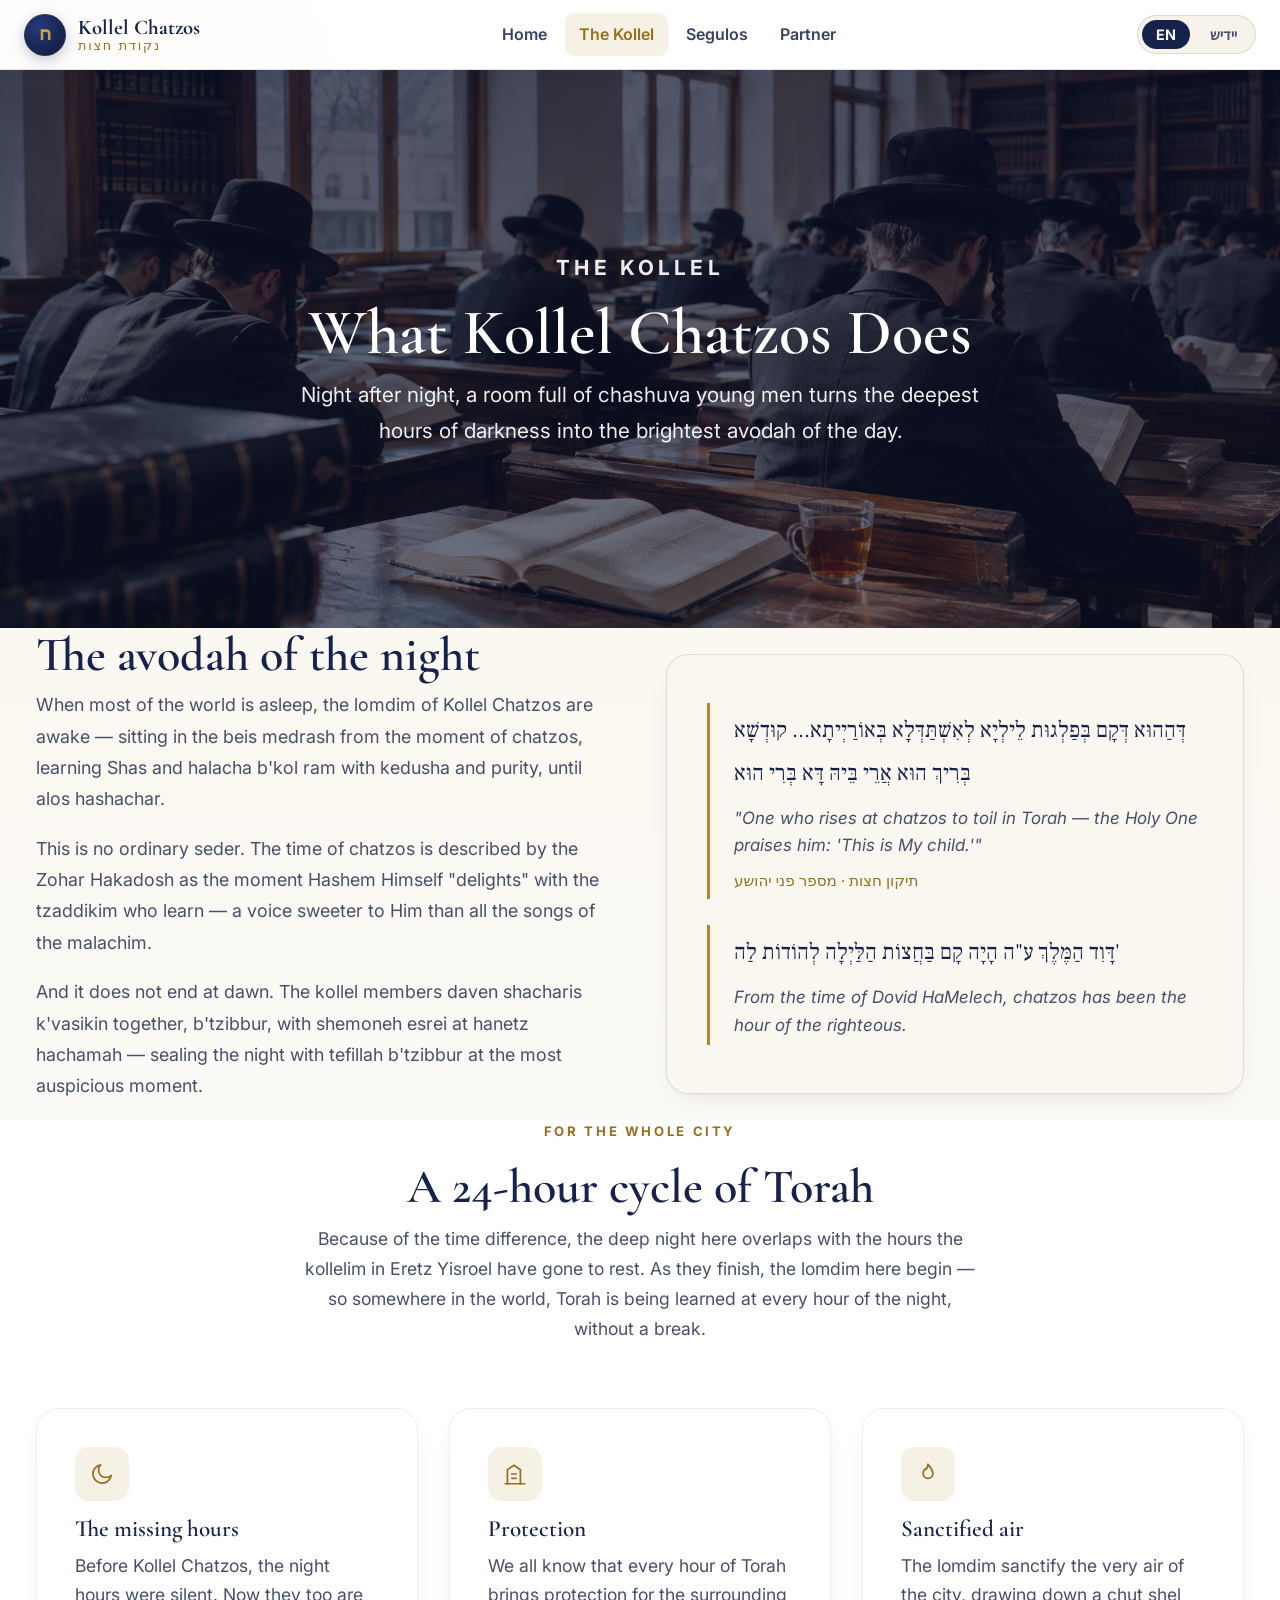
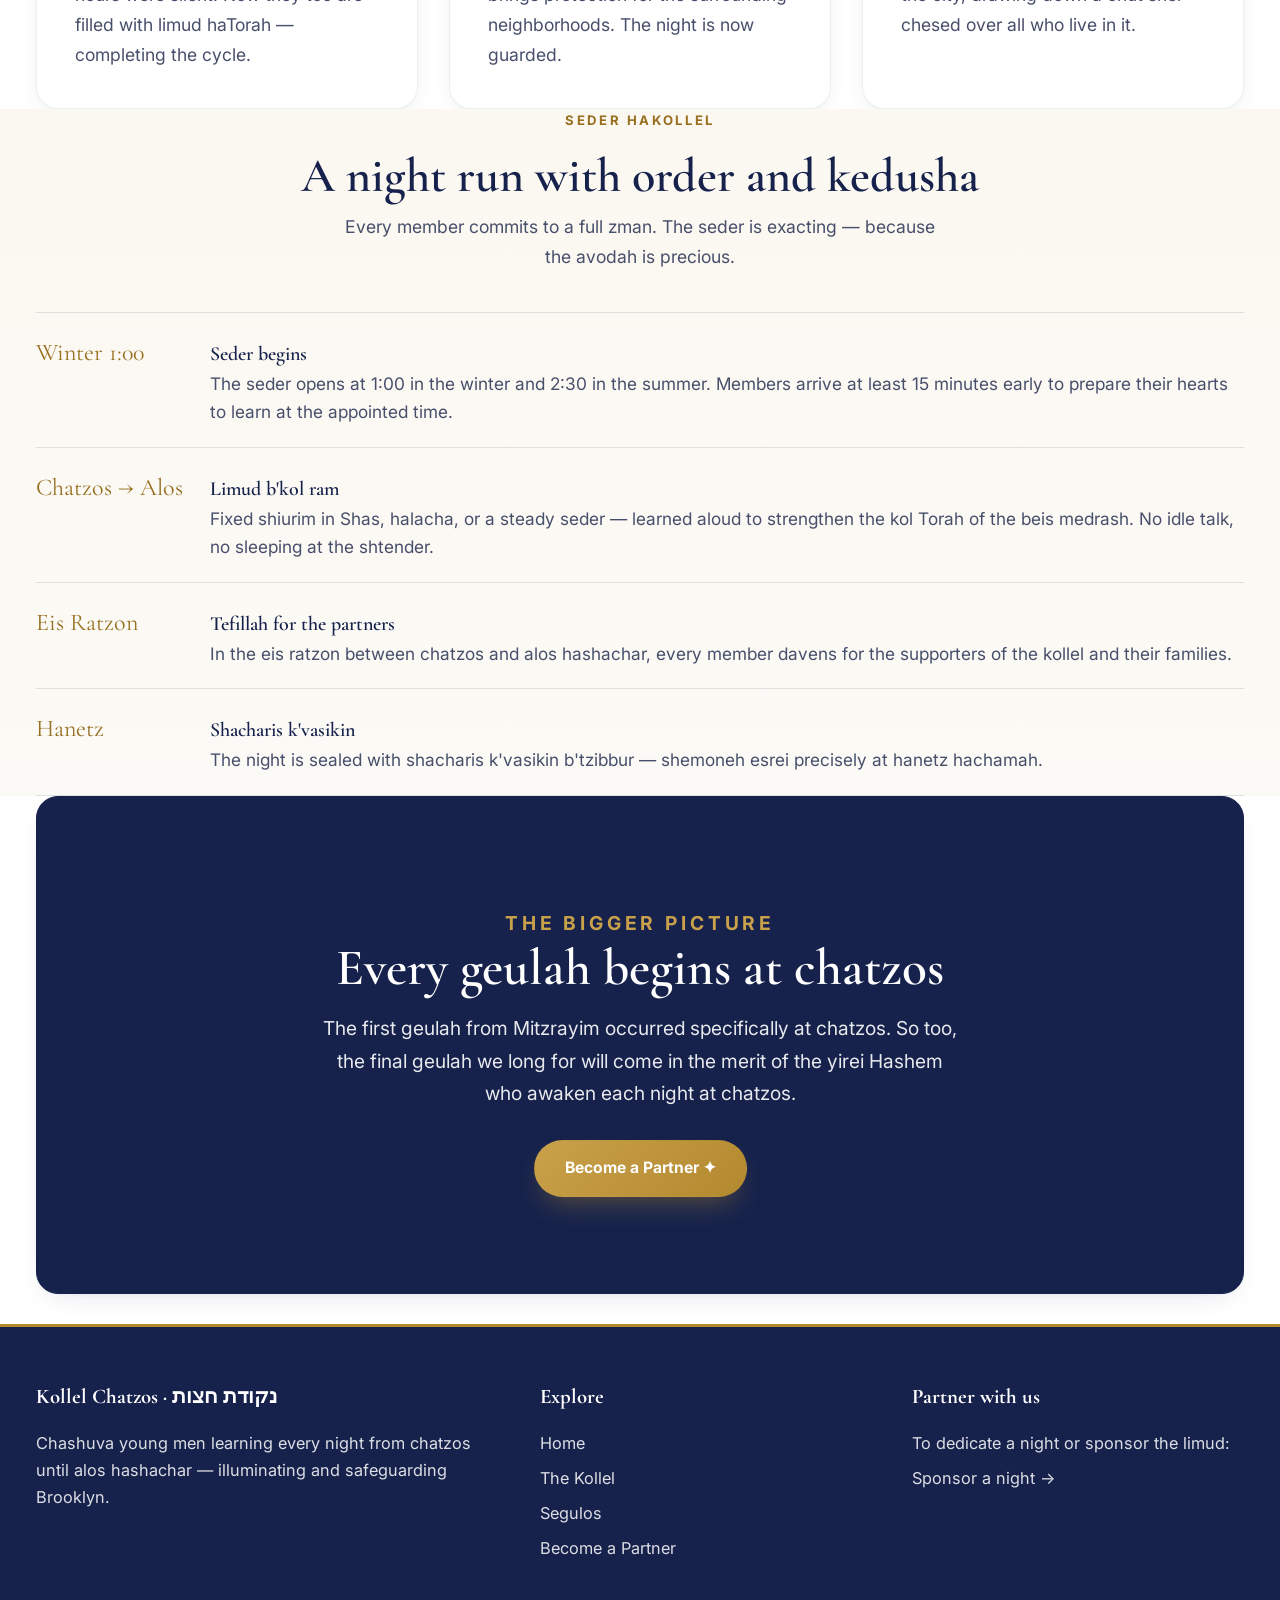
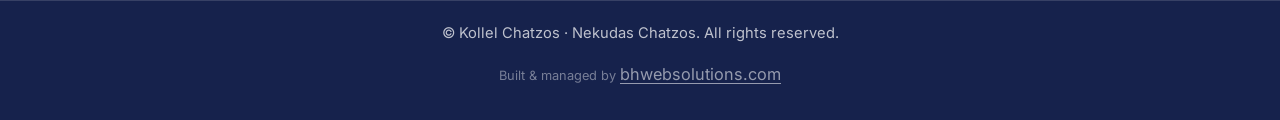
<file: about.html>
<!DOCTYPE html>
<html lang="en" dir="ltr">
<head>
  <meta charset="UTF-8" />
  <meta name="viewport" content="width=device-width, initial-scale=1.0" />
  <link rel="icon" type="image/svg+xml" href="favicon.svg" />
  <link rel="icon" type="image/png" sizes="32x32" href="favicon-32.png" />
  <link rel="icon" type="image/png" sizes="16x16" href="favicon-16.png" />
  <link rel="apple-touch-icon" href="apple-touch-icon.png" />
  <meta name="theme-color" content="#16224c" />
  <title>The Kollel · Kollel Chatzos — What We Do</title>
  <meta name="description" content="What Kollel Chatzos does — the seder hakollel, learning from chatzos until alos hashachar, davening k'vasikin, and a 24-hour cycle of Torah safeguarding Brooklyn." />
  <link rel="preconnect" href="https://fonts.googleapis.com">
  <link rel="preconnect" href="https://fonts.gstatic.com" crossorigin>
  <link href="https://fonts.googleapis.com/css2?family=Cormorant+Garamond:wght@500;600;700&family=Inter:wght@400;500;600;700&family=Frank+Ruhl+Libre:wght@400;500;700&family=Heebo:wght@400;500;700&display=swap" rel="stylesheet">
  <style>
/* =========================================================
   Kollel Chatzos — Nekudas Chatzos
   LIGHT theme · white background · navy + gold accents
   bilingual (English / Yiddish)
   ========================================================= */

:root {
  --bg:        #ffffff;
  --bg-soft:   #f7f3ea;
  --bg-cream:  #faf7f0;
  --ink:       #1a2545;
  --ink-soft:  #5c6480;
  --navy:      #16224c;
  --navy-700:  #243a78;
  --gold:      #b3892f;
  --gold-deep: #976f1f;
  --gold-200:  #c9a14a;
  --gold-soft: rgba(179, 137, 47, 0.12);
  --line:      rgba(22, 34, 76, 0.12);
  --card:      #ffffff;
  --maxw: 1280px;
  --shadow: 0 14px 36px rgba(22, 34, 76, 0.08);
  --shadow-lg: 0 22px 50px rgba(22, 34, 76, 0.12);
  --radius: 16px;
  scroll-behavior: smooth;
}

* { margin: 0; padding: 0; box-sizing: border-box; }

html, body { background: var(--bg); }

body {
  font-family: 'Inter', system-ui, sans-serif;
  color: var(--ink);
  line-height: 1.7;
  overflow-x: hidden;
  background:
    radial-gradient(900px 480px at 85% -6%, rgba(179,137,47,0.06), transparent 60%),
    radial-gradient(800px 460px at 5% 4%, rgba(22,34,76,0.05), transparent 55%),
    var(--bg);
  background-attachment: fixed;
}

/* ---------- bilingual visibility ---------- */
.yi { display: none; }
body.lang-yi .en { display: none; }
body.lang-yi .yi { display: revert; }

/* Yiddish typography + RTL */
body.lang-yi {
  direction: rtl;
  font-family: 'Frank Ruhl Libre', 'Heebo', serif;
}
body.lang-yi .brand-script { font-family: 'Frank Ruhl Libre', serif; }
.yi { font-family: 'Frank Ruhl Libre', 'Heebo', serif; }
body.lang-yi h1, body.lang-yi h2, body.lang-yi h3 { letter-spacing: 0; }

/* ---------- typography ---------- */
h1, h2, h3, .display {
  font-family: 'Cormorant Garamond', 'Frank Ruhl Libre', serif;
  font-weight: 600;
  line-height: 1.15;
  color: var(--navy);
}
h2.section-title {
  font-size: clamp(2rem, 4vw, 3rem);
  margin-bottom: 0.4rem;
}
.eyebrow {
  text-transform: uppercase;
  letter-spacing: 0.26em;
  font-size: 0.74rem;
  font-weight: 700;
  color: var(--gold);
  font-family: 'Inter', sans-serif;
}
body.lang-yi .eyebrow { letter-spacing: 0.1em; }
a { color: var(--gold-deep); text-decoration: none; }

.gold { color: var(--gold-deep); }
.serif { font-family: 'Cormorant Garamond', serif; }

/* ---------- decorative layer (subtle on light) ---------- */
.stars {
  position: fixed; inset: 0; z-index: 0; pointer-events: none;
  background-image:
    radial-gradient(1.5px 1.5px at 20% 30%, rgba(179,137,47,.16), transparent),
    radial-gradient(1.5px 1.5px at 75% 18%, rgba(22,34,76,.10), transparent),
    radial-gradient(1.5px 1.5px at 88% 62%, rgba(179,137,47,.14), transparent);
  background-repeat: repeat; background-size: 760px 760px;
  opacity: .7;
}

/* ---------- layout ---------- */
.wrap { max-width: var(--maxw); margin: 0 auto; padding: 0 24px; position: relative; z-index: 2; }
section { position: relative; z-index: 2; padding: 80px 0; }
.center { text-align: center; }

/* ---------- nav ---------- */
header.nav {
  position: sticky; top: 0; z-index: 50;
  backdrop-filter: blur(10px);
  background: rgba(255, 255, 255, 0.9);
  border-bottom: 1px solid var(--line);
  box-shadow: 0 2px 18px rgba(22,34,76,0.04);
}
.nav-inner {
  max-width: var(--maxw); margin: 0 auto; padding: 13px 24px;
  display: flex; align-items: center; justify-content: space-between; gap: 16px;
}
.brand { display: flex; align-items: center; gap: 12px; }
.brand .seal {
  width: 42px; height: 42px; border-radius: 50%;
  display: grid; place-items: center;
  background: radial-gradient(circle at 35% 30%, var(--navy-700), var(--navy) 70%);
  color: var(--gold-200); font-family: 'Cormorant Garamond', serif;
  font-weight: 700; font-size: 1.2rem; box-shadow: 0 4px 14px rgba(22,34,76,.25);
  border: 1px solid var(--gold-soft);
}
.brand-text { display: flex; flex-direction: column; line-height: 1.05; }
.brand-text .brand-name { font-family: 'Cormorant Garamond', serif; font-size: 1.3rem; color: var(--navy); font-weight: 700; }
.brand-text .brand-sub { font-size: 0.7rem; letter-spacing: 0.2em; text-transform: uppercase; color: var(--gold); }

.nav-links { display: flex; align-items: center; gap: 4px; }
.nav-links a {
  color: var(--ink-soft); font-size: 0.92rem; font-weight: 600;
  padding: 8px 14px; border-radius: 9px; transition: .2s;
  font-family: 'Inter', sans-serif;
}
body.lang-yi .nav-links a, body.lang-yi .brand-sub { font-family: 'Frank Ruhl Libre', serif; }
.nav-links a:hover { color: var(--navy); background: rgba(22,34,76,.05); }
.nav-links a.active { color: var(--gold-deep); background: var(--gold-soft); }

.lang-toggle {
  display: inline-flex; align-items: center; gap: 6px;
  border: 1px solid var(--line); border-radius: 999px; padding: 4px;
  background: var(--bg-soft);
}
.lang-toggle button {
  cursor: pointer; border: 0; background: transparent; color: var(--ink-soft);
  font-size: 0.82rem; font-weight: 700; padding: 5px 12px; border-radius: 999px;
  font-family: 'Inter', sans-serif; transition: .2s;
}
.lang-toggle button.on { background: var(--navy); color: #fff; }

.nav-toggle { display: none; background: none; border: 0; cursor: pointer; }
.nav-toggle span { display: block; width: 24px; height: 2px; background: var(--navy); margin: 5px 0; transition: .2s; }

/* ---------- hero ---------- */
.hero {
  padding: clamp(80px, 13vw, 140px) 0 90px; text-align: center;
  background: linear-gradient(180deg, var(--bg-cream), var(--bg));
}
.hero .moon {
  width: 92px; height: 92px; margin: 0 auto 26px; border-radius: 50%;
  background: radial-gradient(circle at 38% 35%, #fff3d4, var(--gold-200) 55%, var(--gold) 88%);
  box-shadow: 0 10px 36px rgba(179,137,47,.35), inset -8px -8px 20px rgba(151,111,31,.28);
  position: relative;
}
.hero .moon::after {
  content: ""; position: absolute; inset: -16px; border-radius: 50%;
  border: 1px solid var(--gold-soft);
}
.hero h1 {
  font-size: clamp(2.6rem, 7vw, 5.2rem); margin: 8px 0 6px;
  letter-spacing: 0.4px; color: var(--navy);
}
.hero .brand-script { display: block; color: var(--gold-deep); font-size: clamp(1.4rem, 3.4vw, 2.2rem); font-weight: 500; }
.hero .lede {
  max-width: 720px; margin: 22px auto 0; color: var(--ink-soft);
  font-size: clamp(1.05rem, 1.6vw, 1.22rem);
}
.hero-cta { margin-top: 36px; display: flex; gap: 14px; justify-content: center; flex-wrap: wrap; }

/* ---------- buttons ---------- */
.btn {
  display: inline-flex; align-items: center; gap: 9px;
  font-family: 'Inter', sans-serif; font-weight: 700; font-size: 0.98rem;
  padding: 13px 28px; border-radius: 999px; cursor: pointer; border: 1px solid transparent;
  transition: transform .15s ease, box-shadow .2s ease, background .2s;
}
body.lang-yi .btn { font-family: 'Frank Ruhl Libre', serif; }
.btn-gold {
  background: linear-gradient(135deg, var(--gold-200), var(--gold));
  color: #fff; box-shadow: 0 8px 22px rgba(179,137,47,.32);
}
.btn-gold:hover { transform: translateY(-2px); box-shadow: 0 14px 30px rgba(179,137,47,.42); }
.btn-ghost { border-color: var(--navy); color: var(--navy); background: transparent; }
.btn-ghost:hover { background: var(--navy); color: #fff; transform: translateY(-2px); }

/* ---------- stat band ---------- */
.stats { display: grid; grid-template-columns: repeat(3, 1fr); gap: 20px; }
.stat {
  text-align: center; padding: 32px 20px; border-radius: var(--radius);
  border: 1px solid var(--line); background: var(--card); box-shadow: var(--shadow);
}
.stat .num { font-family: 'Cormorant Garamond', serif; font-size: 3rem; color: var(--gold-deep); line-height: 1; }
.stat .lab { margin-top: 8px; color: var(--ink-soft); font-size: 0.95rem; }

/* ---------- cards ---------- */
.grid { display: grid; gap: 20px; }
.grid-2 { grid-template-columns: repeat(2, 1fr); }
.grid-3 { grid-template-columns: repeat(3, 1fr); }
.grid-4 { grid-template-columns: repeat(4, 1fr); }

.card {
  background: var(--card);
  border: 1px solid var(--line); border-radius: var(--radius);
  padding: 28px 26px; box-shadow: var(--shadow);
  transition: transform .2s ease, border-color .2s ease, box-shadow .2s ease;
}
.card:hover { transform: translateY(-4px); border-color: var(--gold-200); box-shadow: var(--shadow-lg); }
.card .ic {
  width: 50px; height: 50px; border-radius: 13px; display: grid; place-items: center;
  background: var(--gold-soft); color: var(--gold-deep); font-size: 1.45rem; margin-bottom: 15px;
}
.card h3 { font-size: 1.45rem; margin-bottom: 8px; color: var(--navy); }
.card p { color: var(--ink-soft); }
.card .heb { color: var(--gold-deep); font-family: 'Frank Ruhl Libre', serif; font-size: 1.05rem; }

/* ---------- prose / panel ---------- */
.lead-row { display: grid; grid-template-columns: 1fr 1fr; gap: 52px; align-items: center; }
.prose p { color: var(--ink-soft); margin-bottom: 16px; font-size: 1.05rem; }
.prose p strong { color: var(--ink); }

.panel {
  border: 1px solid var(--line); border-radius: var(--radius); padding: 40px;
  background: var(--bg-cream); box-shadow: var(--shadow);
}

/* ---------- quote ---------- */
.quote { border-inline-start: 3px solid var(--gold); padding: 6px 0 6px 24px; margin: 8px 0; }
body.lang-yi .quote { padding: 6px 24px 6px 0; }
.quote .heb { font-family: 'Frank Ruhl Libre', serif; font-size: 1.3rem; color: var(--navy); line-height: 1.8; }
.quote .src { color: var(--gold-deep); font-size: 0.85rem; margin-top: 8px; letter-spacing: .04em; }
.quote .tr { color: var(--ink-soft); font-style: italic; margin-top: 10px; }

/* ---------- segula list ---------- */
.segula-list { display: grid; gap: 12px; }
.segula {
  display: flex; gap: 16px; align-items: flex-start;
  padding: 18px 22px; border-radius: 14px; border: 1px solid var(--line);
  background: var(--card); box-shadow: var(--shadow);
}
.segula .tag {
  flex: 0 0 auto; font-family: 'Frank Ruhl Libre', serif; color: var(--gold-deep);
  font-size: 1.15rem; min-width: 132px; font-weight: 700;
}
.segula p { color: var(--ink-soft); margin: 0; }

/* ---------- schedule / timeline ---------- */
.tline { display: grid; gap: 0; }
.tline .row {
  display: grid; grid-template-columns: 150px 1fr; gap: 24px;
  padding: 20px 0; border-top: 1px solid var(--line); align-items: baseline;
}
.tline .row:last-child { border-bottom: 1px solid var(--line); }
.tline .when { color: var(--gold-deep); font-family: 'Cormorant Garamond', serif; font-size: 1.5rem; }
.tline .what h3 { font-size: 1.25rem; }
.tline .what p { color: var(--ink-soft); margin-top: 4px; }

/* ---------- CTA band ---------- */
.cta-band { text-align: center; }
.cta-band .panel { padding: 62px 40px; background: var(--navy); border-color: var(--navy); }
.cta-band .panel h2 { color: #fff; }
.cta-band .panel .eyebrow { color: var(--gold-200); }
.cta-band h2 { font-size: clamp(2rem, 4.5vw, 3.2rem); }
.cta-band p { color: rgba(255,255,255,.82); max-width: 640px; margin: 14px auto 0; }

/* ---------- tiers ---------- */
.tier { text-align: center; position: relative; }
.tier.feat { border-color: var(--gold); box-shadow: 0 0 0 1px var(--gold), var(--shadow-lg); }
.tier .price { font-family: 'Cormorant Garamond', serif; font-size: 2.6rem; color: var(--gold-deep); margin: 6px 0; }
.tier .per { color: var(--ink-soft); font-size: .85rem; }
.tier ul { list-style: none; margin: 18px 0; text-align: start; }
.tier li { color: var(--ink-soft); padding: 7px 0; border-bottom: 1px dashed var(--line); }
.tier li::before { content: "✦"; color: var(--gold); margin-inline-end: 10px; }
.badge {
  position: absolute; top: -13px; inset-inline-start: 50%; transform: translateX(-50%);
  background: var(--gold); color: #fff; font-size: .7rem; font-weight: 700;
  padding: 4px 14px; border-radius: 999px; letter-spacing: .05em; text-transform: uppercase; white-space: nowrap;
}
body.lang-yi .badge { letter-spacing: 0; font-size: .66rem; }

/* ---------- contact ---------- */
.contact-grid { display: grid; grid-template-columns: 1fr 1fr; gap: 44px; align-items: start; }
.field { margin-bottom: 16px; }
.field label { display: block; font-size: .85rem; color: var(--ink-soft); margin-bottom: 6px; }
.field input, .field textarea, .field select {
  width: 100%; padding: 12px 14px; border-radius: 11px; font-family: inherit; font-size: 1rem;
  background: #fff; border: 1px solid var(--line); color: var(--ink);
}
.field input:focus, .field textarea:focus, .field select:focus { outline: none; border-color: var(--gold); box-shadow: 0 0 0 3px var(--gold-soft); }
.info-line { display: flex; gap: 14px; align-items: center; padding: 14px 0; border-bottom: 1px solid var(--line); }
.info-line .ic { color: var(--gold-deep); font-size: 1.3rem; }
.info-line b { color: var(--navy); display: block; }
.info-line span { color: var(--ink-soft); font-size: .92rem; }

/* ---------- interior page hero ---------- */
.page-hero { position: relative; text-align: center; display: flex; flex-direction: column; align-items: center; justify-content: center; min-height: 62vh; padding: clamp(70px,9vw,120px) 0; background: linear-gradient(180deg, rgba(13,19,44,.72), rgba(13,19,44,.60)), url("hero-learning.jpg") center 30%/cover no-repeat; }
.page-hero h1 { font-size: clamp(2.4rem, 6vw, 4rem); margin: 10px 0 8px; color: #fff; }
.page-hero p { color: rgba(255,255,255,.86); max-width: 660px; margin: 0 auto; }

/* ---------- footer ---------- */
footer.foot {
  position: relative; z-index: 2; border-top: 3px solid var(--gold);
  background: var(--navy); padding: 52px 0 28px; margin-top: 30px;
}
.foot-grid { display: grid; grid-template-columns: 1.4fr 1fr 1fr; gap: 40px; }
.foot h4 { color: #fff; font-family: 'Cormorant Garamond', serif; font-size: 1.3rem; margin-bottom: 12px; }
.foot a, .foot p { color: rgba(255,255,255,.72); display: block; padding: 4px 0; font-size: .95rem; }
.foot a:hover { color: var(--gold-200); }
.foot .copy { text-align: center; color: rgba(255,255,255,.6); font-size: .85rem; margin-top: 34px; padding-top: 20px; border-top: 1px solid rgba(255,255,255,.14); }

/* ---------- reveal ---------- */
.reveal { opacity: 0; transform: translateY(20px); transition: opacity .7s ease, transform .7s ease; }
.reveal.in { opacity: 1; transform: none; }

/* ---------- responsive ---------- */
@media (max-width: 920px) {
  .lead-row, .contact-grid { grid-template-columns: 1fr; gap: 32px; }
  .grid-3, .grid-4 { grid-template-columns: repeat(2, 1fr); }
  .nav-links { display: none; }
  .nav-toggle { display: block; }
  header.nav.open .nav-links {
    display: flex; flex-direction: column; align-items: stretch;
    position: absolute; top: 100%; inset-inline: 0; padding: 12px 20px 18px;
    background: #fff; border-bottom: 1px solid var(--line); box-shadow: var(--shadow);
  }
}
@media (max-width: 620px) {
  .stats, .grid-2, .grid-3, .grid-4 { grid-template-columns: 1fr; }
  .tline .row { grid-template-columns: 1fr; gap: 4px; }
  .segula { flex-direction: column; gap: 4px; }
  .foot-grid { grid-template-columns: 1fr; }
  section { padding: 56px 0; }
}
  /* ===== polish & breathing room (added) ===== */
section{ padding-block: clamp(88px,11vw,140px); }
.eyebrow{ margin-bottom: 1.1rem; }
.section-title{ margin-bottom: 1.1rem; line-height: 1.14; }
.grid{ gap: clamp(22px,2.4vw,34px); }
.grid-2,.grid-3,.grid-4{ margin-top: clamp(40px,5vw,64px); }
.card{ padding: clamp(28px,3vw,38px); }
.card .ic{ width:54px; height:54px; border-radius:14px; }
.card .ic svg{ width:26px; height:26px; stroke:currentColor; stroke-width:1.6; fill:none; }
.card:hover{ box-shadow: 0 26px 50px -22px rgba(22,34,76,.30); }
.cta-band .panel{ padding: clamp(56px,8vw,96px) clamp(28px,5vw,64px); }
section.wrap:nth-of-type(even){ background:#FBF8F1; }
  /* ===== Sprout-inspired polish pass ===== */
  :root{
    --radius: 22px;
    --shadow: 0 10px 30px -14px rgba(22,34,76,.16), 0 3px 8px -5px rgba(22,34,76,.08);
    --shadow-lg: 0 34px 64px -26px rgba(22,34,76,.24), 0 8px 18px -10px rgba(22,34,76,.10);
  }
  .btn{ padding: 14px 30px; }
  .btn-gold{ box-shadow: 0 14px 28px -10px rgba(179,137,47,.46); }
  .btn-gold:hover{ box-shadow: 0 20px 38px -10px rgba(179,137,47,.5); }
  .card{ border-color: rgba(22,34,76,.07); }
  .card:hover{ transform: translateY(-6px); }
  .stat{ border-color: rgba(22,34,76,.07); }
  .segula{ border-radius: 18px; }

  /* ===== Dynamic color · glow · motion (luminous-night) ===== */
  :root{ --silver:#cfd6e4; --silver-2:#aeb7c9; --silver-soft:rgba(174,183,201,.16); }
  .glows{ position:fixed; inset:0; z-index:0; pointer-events:none; overflow:hidden; }
  .glows span{ position:absolute; border-radius:50%; filter:blur(46px); }
  .glows .g1{ width:44vw;height:44vw; left:-12vw; top:-10vw; background:radial-gradient(circle,rgba(179,137,47,.20),transparent 70%); animation:kcFloatA 17s ease-in-out infinite; }
  .glows .g2{ width:40vw;height:40vw; right:-14vw; top:16vh; background:radial-gradient(circle,rgba(36,58,120,.18),transparent 70%); animation:kcFloatB 21s ease-in-out infinite; }
  .glows .g3{ width:36vw;height:36vw; left:8vw; bottom:-14vw; background:radial-gradient(circle,rgba(207,214,228,.22),transparent 70%); animation:kcFloatA 24s ease-in-out infinite reverse; }
  @keyframes kcFloatA{ 0%,100%{transform:translate(0,0)} 50%{transform:translate(3.5vw,3vh)} }
  @keyframes kcFloatB{ 0%,100%{transform:translate(0,0)} 50%{transform:translate(-3vw,2.5vh)} }
  .stat .num{ background:linear-gradient(135deg,var(--gold-deep),var(--gold-200)); -webkit-background-clip:text; background-clip:text; -webkit-text-fill-color:transparent; }
  @media(prefers-reduced-motion:reduce){ .glows span{ animation:none } }

  /* ===== small edge fixes ===== */
  .wrap{ padding-inline: clamp(20px, 3.6vw, 36px); }
  section.wrap:nth-of-type(even){ background: transparent; position: relative; }
  section.wrap:nth-of-type(even)::before{
    content:""; position:absolute; top:0; bottom:0; left:50%;
    width:100vw; transform:translateX(-50%);
    background:linear-gradient(180deg,#FBF8F1,#FCFAF6); z-index:-1;
  }

/* ============================================================
   READABILITY & CLARITY POLISH
   Layers on top of existing CSS. Bigger, clearer, calmer.
   No color/font/layout changes — only size, leading, contrast,
   spacing. Hebrew/Yiddish (.yi / body.lang-yi) gets extra size
   + generous line-height. Keeps the navy/gold luminous look.
   ============================================================ */

/* ---- 1. Comfortable reading baseline + darker muted ink ---- */
:root{
  --ink-soft: #474f6b;          /* darken muted body text for contrast on cream/white */
  --muted:    #474f6b;          /* define the token referenced (but undefined) inline */
  --text:     var(--ink);       /* define the token referenced (but undefined) inline */
}
body{ font-size: 1.06rem; }      /* ~17px reading base, up from 16px default */

/* ---- 2. Hebrew / Yiddish global: a touch larger + much looser leading ---- */
body.lang-yi{ line-height: 1.9; }
.yi{ font-size: 1.05em; }         /* Hebrew glyphs read smaller at equal px — nudge up */

/* ---- 3. Card descriptions (main "too small" offender) ---- */
.card p{
  font-size: 1.1rem !important;
  line-height: 1.7;
  color: #474f6b;
}
.card p .yi,
body.lang-yi .card p{
  font-size: 1.18rem !important;
  line-height: 1.9 !important;
}
.card .heb{ font-size: 1.18rem !important; line-height: 1.65; }

/* ---- 4. Prose / intro / page-hero paragraphs ---- */
.prose p{
  font-size: 1.12rem !important;
  line-height: 1.75;
  margin-bottom: 18px;
  color: #474f6b;
}
body.lang-yi .prose p{ font-size: 1.2rem !important; line-height: 1.9; }

.page-hero p{ font-size: clamp(1.12rem, 1.7vw, 1.3rem) !important; color: rgba(255,255,255,.92); max-width: 720px; }
body.lang-yi .page-hero p{ font-size: clamp(1.22rem, 2vw, 1.38rem) !important; line-height: 1.85; }

/* ---- 5. Hero lede over the photo ---- */
.hero .lede{ font-size: clamp(1.14rem, 1.7vw, 1.3rem); color: rgba(255,255,255,.9); }
body.lang-yi .hero .lede{ font-size: clamp(1.22rem, 2vw, 1.42rem); line-height: 1.85; }

/* ---- 6. Stat labels under the big gold numbers ---- */
.stat .lab{ font-size: 1.02rem; line-height: 1.5; color: #474f6b; }
body.lang-yi .stat .lab{ font-size: 1.12rem; line-height: 1.75; }

/* ---- 7. Quick-give subtitle (focal CTA under hero) ---- */
.quickgive .qg-sub{ font-size: 1.08rem; line-height: 1.6; color: #474f6b; }
body.lang-yi .quickgive .qg-sub{ font-size: 1.16rem; line-height: 1.85; }

/* ---- 8. Testimonial / inline body paragraphs that lean on undefined tokens ---- */
.card p[style*="--text"]{ font-size: 1.12rem !important; line-height: 1.7; color: var(--ink) !important; }
body.lang-yi .card p[style*="--text"]{ font-size: 1.2rem !important; line-height: 1.9; }
p[style*="--muted"]{ color: var(--ink-soft) !important; font-size: 1.1rem; line-height: 1.7; }
body.lang-yi p[style*="--muted"]{ font-size: 1.18rem; line-height: 1.9; }

/* ---- 9. Quote block: translation, source, vocalized Hebrew verse ---- */
.quote .tr{ font-size: 1.06rem; line-height: 1.6; }
body.lang-yi .quote .tr{ font-size: 1.14rem; line-height: 1.85; }
.quote .src{ font-size: 0.95rem; letter-spacing: 0; }
.quote .heb{ font-size: 1.38rem; line-height: 1.95; letter-spacing: 0; }  /* room for nikud */

/* ---- 10. Segula list (used on segulos/partner) ---- */
.segula{ padding: 22px 24px; }
.segula p{ font-size: 1.08rem; line-height: 1.7; color: #474f6b; }
.segula .tag{ font-size: 1.26rem; line-height: 1.55; }
body.lang-yi .segula p{ font-size: 1.18rem; line-height: 1.9; }

/* ---- 11. Timeline / schedule descriptions (about page) ---- */
.tline .what p{ font-size: 1.08rem; line-height: 1.65; color: #474f6b; }
body.lang-yi .tline .what p{ font-size: 1.18rem; line-height: 1.9; }

/* ---- 12. CTA band paragraph on navy ---- */
.cta-band p{ font-size: clamp(1.1rem, 1.5vw, 1.22rem); color: rgba(255,255,255,.9); line-height: 1.7; }
body.lang-yi .cta-band p{ font-size: clamp(1.2rem, 1.7vw, 1.32rem); line-height: 1.9; }

/* ---- 13. Footer: bigger + stronger contrast on navy ---- */
.foot a, .foot p{ font-size: 1.02rem; line-height: 1.65; color: rgba(255,255,255,.85); }
body.lang-yi .foot a, body.lang-yi .foot p{ font-size: 1.12rem; line-height: 1.9; }
.foot .copy{ font-size: 0.92rem; color: rgba(255,255,255,.72); }
.foot .credit { text-align: center; color: rgba(255,255,255,.42); font-size: .8rem; margin-top: 8px; }
.foot .credit a { display: inline; padding: 0; color: rgba(255,255,255,.55); text-decoration: underline; text-underline-offset: 3px; }
.foot .credit a:hover { color: var(--gold-200); }
body.lang-yi .foot h4{ font-size: 1.45rem; line-height: 1.4; }

/* ---- 14. Nav, language toggle, eyebrows, brand sub-line ---- */
.nav-links a{ font-size: 1rem; color: #3a4264; }
body.lang-yi .nav-links a{ font-size: 1.08rem; }
.lang-toggle button{ font-size: 0.9rem; padding: 6px 14px; }
body.lang-yi .lang-toggle button{ font-size: 0.98rem; }
.eyebrow{ font-size: 0.82rem; letter-spacing: 0.2em; color: var(--gold-deep); }
body.lang-yi .eyebrow{ font-size: 0.94rem; letter-spacing: 0; }
.brand-text .brand-sub{ font-size: 0.8rem; letter-spacing: 0.14em; color: var(--gold-deep); }

/* ---- 15. Tiers, contact, form labels (partner / contact, shared CSS) ---- */
.tier .per{ font-size: 0.95rem; }
.tier li{ font-size: 1.05rem; color: #474f6b; padding: 9px 0; }
body.lang-yi .tier li{ font-size: 1.14rem; line-height: 1.85; }
.info-line span{ font-size: 1rem; color: #474f6b; }
.field label{ font-size: 0.95rem; color: #3a4264; font-weight: 500; }
body.lang-yi .field label{ font-size: 1.05rem; }

/* ---- 16. Emphasis weight so <strong> reads clearly at base weight 400 ---- */
.prose p strong, p strong{ font-weight: 600; }
      </style>
</head>
<body class="lang-en">
  <div class="stars"></div>
  <div class="glows" aria-hidden="true"><span class="g1"></span><span class="g2"></span><span class="g3"></span></div>

  <header class="nav">
    <div class="nav-inner">
      <a class="brand" href="index.html">
        <span class="seal">ח</span>
        <span class="brand-text">
          <span class="brand-name">Kollel Chatzos</span>
          <span class="brand-sub">נקודת חצות</span>
        </span>
      </a>
      <nav class="nav-links">
        <a href="index.html"><span class="en">Home</span><span class="yi">היים</span></a>
        <a href="about.html" class="active"><span class="en">The Kollel</span><span class="yi">דער כולל</span></a>
        <a href="segulos.html"><span class="en">Segulos</span><span class="yi">ברכות</span></a>
        <a href="partner.html"><span class="en">Partner</span><span class="yi">ווערט א שותף</span></a>
      </nav>
      <div style="display:flex;align-items:center;gap:12px;">
        <div class="lang-toggle" role="group" aria-label="Language">
          <button data-lang="en">EN</button>
          <button data-lang="yi">יידיש</button>
        </div>
        <button class="nav-toggle" aria-label="Menu"><span></span><span></span><span></span></button>
      </div>
    </div>
  </header>

  <!-- PAGE HERO -->
  <section class="page-hero">
   <div class="page-hero-inner wrap">
    <p class="eyebrow"><span class="en">The Kollel</span><span class="yi">דער כולל</span></p>
    <h1><span class="en">What Kollel Chatzos Does</span><span class="yi">כולל חצות: אונזער ציל</span></h1>
    <p><span class="en">Night after night, a room full of chashuva young men turns the deepest hours of darkness into the brightest avodah of the day.</span><span class="yi">נאכט נאכט, א שטוב פיל מיט חשוב'ע יונגעלייט טוישן איבער די טיפסטע שעה'ן פון די פינסטערניש צו די העכסטע און מערסט געהויבענע עבודה פון דעם גאנצן טאג.</span></p>
   </div>
  </section>

  <!-- THE AVODAH -->
  <section class="wrap">
    <div class="lead-row">
      <div class="prose reveal">
        <h2 class="section-title"><span class="en">The avodah of the night</span><span class="yi">די הייליגע עבודה פון די נאכט</span></h2>
        <p><span class="en">When most of the world is asleep, the lomdim of Kollel Chatzos are awake — sitting in the beis medrash from the moment of chatzos, learning Shas and halacha b'kol ram with kedusha and purity, until alos hashachar.</span><span class="yi">בשעת רוב וועלט שלאפט רואיג, זענען די תלמידי חכמים פון כולל חצות וואך – זיי זיצן אינעם בית המדרש פון דעם מאמענט פון חצות הלילה, און לערנען פלייסיג גמרא און הלכה בקול רם מיט קדושה וטהרה, ביז'ן פארטאגס.</span></p>
        <p><span class="en">This is no ordinary seder. The time of chatzos is described by the Zohar Hakadosh as the moment Hashem Himself "delights" with the tzaddikim who learn — a voice sweeter to Him than all the songs of the malachim.</span><span class="yi">דאס איז נישט קיין געווענליכע שיעור לערנען. דער זוהר הקדוש באשרייבט די צייט פון חצות אלס דעם מאמענט ווען השי"ת אליין "משתעשע" (האט הנאה) מיט די צדיקים וואס לערנען – א קול וואס איז פאר אים זיסער פון אלע שירות ותשבחות פון די מלאכים אין הימל.</span></p>
        <p><span class="en">And it does not end at dawn. The kollel members daven shacharis k'vasikin together, b'tzibbur, with shemoneh esrei at hanetz hachamah — sealing the night with tefillah b'tzibbur at the most auspicious moment.</span><span class="yi">און זייער מסירות נפש ענדיגט זיך נישט ביים פארטאגס. די כולל אינגעלייט דאווענען שחרית כוותיקין אינאיינעם בציבור, ווען די שמונה עשרה ווערט געזאגט פונקט ביי נץ החמה – מיט דעם חתמ'עט מען אפ די נאכט מיט תפילה בציבור אין די מערסטע גינסטיגע צייט.</span></p>
      </div>
      <div class="panel reveal">
        <div class="quote">
          <p class="heb">דְּהַהוּא דְּקָם בְּפַלְגוּת לֵילְיָא לְאִשְׁתַּדְּלָא בְּאוֹרַיְיתָא... קוּדְשָׁא בְּרִיךְ הוּא אֲרֵי בֵּיהּ דָּא בְּרִי הוּא</p>
          <p class="tr"><span class="en">"One who rises at chatzos to toil in Torah — the Holy One praises him: 'This is My child.'"</span><span class="yi">"ווער עס שטייט אויף ביי חצות זיך מגיגע צו זיין באורייתא – דער הייליגער באשעפער אליין רימט אים אויס: 'דאס איז מיין קינד'."</span></p>
          <p class="src">תיקון חצות · מספר פני יהושע</p>
        </div>
        <div class="quote" style="margin-top:26px;">
          <p class="heb">דָּוִד הַמֶּלֶךְ ע"ה הָיָה קָם בַּחֲצוֹת הַלַּיְלָה לְהוֹדוֹת לַה'</p>
          <p class="tr"><span class="en">From the time of Dovid HaMelech, chatzos has been the hour of the righteous.</span><span class="yi">נאך פון די צייטן פון דוד המלך ע"ה, איז חצות שטענדיג געווען די ספעציעלע שעה פאר די ערליכע אידן.</span></p>
        </div>
      </div>
    </div>
  </section>

  <!-- WHAT IT GIVES -->
  <section class="wrap">
    <div class="center reveal" style="margin-bottom:40px;">
      <p class="eyebrow"><span class="en">For the whole city</span><span class="yi">פאר די גאנצע שטאט</span></p>
      <h2 class="section-title"><span class="en">A 24-hour cycle of Torah</span><span class="yi">א 24-שעה'דיגע קייט פון תורה</span></h2>
      <p style="color:var(--muted);max-width:680px;margin:10px auto 0;"><span class="en">Because of the time difference, the deep night here overlaps with the hours the kollelim in Eretz Yisroel have gone to rest. As they finish, the lomdim here begin — so somewhere in the world, Torah is being learned at every hour of the night, without a break.</span><span class="yi">צוליב דעם חילוק אין די צייטן, פונקט ווען די כוללים אין ארץ ישראל ענדיגן זייערע סדרים און גייען זיך אפרוען, הייבן אן די תלמידי חכמים דא אין אמעריקע לערנען – אזוי ארום ווערט זיכער געמאכט אז איבער די גאנצע וועלט ווערט תורה געלערנט כסדר אן קיין שום הפסק, יעדע שעה פון די נאכט.</span></p>
    </div>
    <div class="grid grid-3">
      <div class="card reveal">
        <div class="ic"><svg viewBox="0 0 24 24" fill="none" stroke="currentColor" stroke-width="1.6" stroke-linecap="round" stroke-linejoin="round"><path d="M20.5 13.2A8.5 8.5 0 1 1 10.8 3.5a6.6 6.6 0 0 0 9.7 9.7z"/></svg></div>
        <h3><span class="en">The missing hours</span><span class="yi">די שעות וואס זענען ביז יעצט געווען ליידיג</span></h3>
        <p><span class="en">Before Kollel Chatzos, the night hours were silent. Now they too are filled with limud haTorah — completing the cycle.</span><span class="yi">פאר'ן גרינדן פון כולל חצות זענען די שפעטע נאכט שעות געווען שטיל. היינט אבער זענען די שעות אויך פול מיט תורה, וואס דאס פילט אן דעם גאנצן ציקל פון לערנען אן אויפהער.</span></p>
      </div>
      <div class="card reveal">
        <div class="ic"><svg viewBox="0 0 24 24" fill="none" stroke="currentColor" stroke-width="1.6" stroke-linecap="round" stroke-linejoin="round"><path d="M3 21h18"/><path d="M5 21V8l6-4 6 4v13"/><path d="M9 12h4M9 16h4"/></svg></div>
        <h3><span class="en">Protection</span><span class="yi">שמירה און הגנה</span></h3>
        <p><span class="en">We all know that every hour of Torah brings protection for the surrounding neighborhoods. The night is now guarded.</span><span class="yi">עס איז ביי יעדן באקאנט אז יעדע שעה פון תורה ברענגט א ספעציעלע שמירה פאר די גאנצע ארומיגע געגנט. א דאנק דעם לערנען איז די נאכט יעצט אפגעהיטן.</span></p>
      </div>
      <div class="card reveal">
        <div class="ic"><svg viewBox="0 0 24 24" fill="none" stroke="currentColor" stroke-width="1.6" stroke-linecap="round" stroke-linejoin="round"><path d="M12 3c1.8 2.7 4.5 4.6 4.5 8.5a4.5 4.5 0 0 1-9 0c0-1.7.7-3 1.8-4.2C10.5 8.5 11.4 6.6 12 3z"/></svg></div>
        <h3><span class="en">Sanctified air</span><span class="yi">א הייליגע אטמאספערע</span></h3>
        <p><span class="en">The lomdim sanctify the very air of the city, drawing down a chut shel chesed over all who live in it.</span><span class="yi">די לערנער מאכן הייליג די גאנצע לופט פון די שטאט, און ציען אראפ א חוט של חסד אויף אלע איינוואוינער.</span></p>
      </div>
    </div>
  </section>

  <!-- SEDER HAKOLLEL -->
  <section class="wrap">
    <div class="center reveal" style="margin-bottom:40px;">
      <p class="eyebrow"><span class="en">Seder HaKollel</span><span class="yi">סדר הכולל</span></p>
      <h2 class="section-title"><span class="en">A night run with order and kedusha</span><span class="yi">א מסודר'דיגע און הייליגע נאכט סדר</span></h2>
      <p style="color:var(--muted);max-width:620px;margin:8px auto 0;"><span class="en">Every member commits to a full zman. The seder is exacting — because the avodah is precious.</span><span class="yi">יעדער מיטגליד נעמט זיך אונטער א פולן סדר הלימוד. דער זמן איז זייער פונקטליך – ווייל די הייליגע ארבעט איז אומשאצבאר.</span></p>
    </div>
    <div class="tline reveal">
      <div class="row">
        <div class="when"><span class="en">Winter 1:00</span><span class="yi">ווינטער 1:00</span></div>
        <div class="what">
          <h3><span class="en">Seder begins</span><span class="yi">תחילת הסדר</span></h3>
          <p><span class="en">The seder opens at 1:00 in the winter and 2:30 in the summer. Members arrive at least 15 minutes early to prepare their hearts to learn at the appointed time.</span><span class="yi">דער סדר הלימוד הייבט זיך אן 1:00 אזייגער ביינאכט אין די ווינטער מאנאטן, און 2:30 אין די זומער מאנאטן. די לערנער קומען אן כאטש 15 מינוט פריער זיך מכין צו זיין דאס הארץ צום לערנען אין די באשטימטע צייט.</span></p>
        </div>
      </div>
      <div class="row">
        <div class="when"><span class="en">Chatzos → Alos</span><span class="yi">פון חצות ביזן עלות</span></div>
        <div class="what">
          <h3><span class="en">Limud b'kol ram</span><span class="yi">לערנען הויך אויפן קול</span></h3>
          <p><span class="en">Fixed shiurim in Shas, halacha, or a steady seder — learned aloud to strengthen the kol Torah of the beis medrash. No idle talk, no sleeping at the shtender.</span><span class="yi">מען לערנט קבועה'דיגע שיעורים אין גמרא, הלכה, אדער אנדערע סדרים – אלעס הויך אויפן קול כדי צו פארשטערקערן דעם קול התורה אין ביהמ"ד. עס איז נישט דא קיין שום דברים בטלים און מען שלאפט נישט ביים סטענדער.</span></p>
        </div>
      </div>
      <div class="row">
        <div class="when"><span class="en">Eis Ratzon</span><span class="yi">עת רצון</span></div>
        <div class="what">
          <h3><span class="en">Tefillah for the partners</span><span class="yi">תפלה פאר אונזערע שותפים</span></h3>
          <p><span class="en">In the eis ratzon between chatzos and alos hashachar, every member davens for the supporters of the kollel and their families.</span><span class="yi">אין די געהויבענע עת רצון צווישן חצות און פארטאגס, דאווענט יעדער מיטגליד פונעם כולל ספעציעל פאר די שטיצער און זייערע משפחות.</span></p>
        </div>
      </div>
      <div class="row">
        <div class="when"><span class="en">Hanetz</span><span class="yi">הנץ החמה</span></div>
        <div class="what">
          <h3><span class="en">Shacharis k'vasikin</span><span class="yi">שחרית כותיקין</span></h3>
          <p><span class="en">The night is sealed with shacharis k'vasikin b'tzibbur — shemoneh esrei precisely at hanetz hachamah.</span><span class="yi">די הייליגע נאכט ענדיגט זיך מיט א דערהויבענע תפילת שחרית וואס ווערט געדאווענט בציבור פונקטליך ביי הנץ החמה.</span></p>
        </div>
      </div>
    </div>
  </section>

  <!-- GEULAH QUOTE BAND -->
  <section class="wrap cta-band">
    <div class="panel reveal">
      <p class="eyebrow"><span class="en">The bigger picture</span><span class="yi">דער גרעסערער בילד</span></p>
      <h2><span class="en">Every geulah begins at chatzos</span><span class="yi">יעדע גאולה הייבט זיך אן ביי חצות</span></h2>
      <p><span class="en">The first geulah from Mitzrayim occurred specifically at chatzos. So too, the final geulah we long for will come in the merit of the yirei Hashem who awaken each night at chatzos.</span><span class="yi">די ערשטע גאולה פון מצרים האט פאסירט פונקטליך ביי חצות הלילה. אזוי אויך די ענדגילטיגע גאולה וואס מיר ווארטן שוין אזוי שטארק דערויף, וועט אי"ה קומען אינעם זכות פון די יראי השם וואס שטייען אויף יעדע נאכט ביי חצות צו לערנען און דאווענען.</span></p>
      <div class="hero-cta" style="margin-top:30px;">
        <a href="partner.html" class="btn btn-gold"><span class="en">Become a Partner ✦</span><span class="yi">✦ ווערט א שותף</span></a>
      </div>
    </div>
  </section>

  <footer class="foot">
    <div class="wrap foot-grid">
      <div>
        <h4>Kollel Chatzos · נקודת חצות</h4>
        <p><span class="en">Chashuva young men learning every night from chatzos until alos hashachar — illuminating and safeguarding Brooklyn.</span><span class="yi">חשוב'ע אינגעלייט זיצן און לערנען בהתמדה יעדע נאכט פון חצות ביז אינדערפרי — מיט זייער תורה באלייכטן און באשיצן זיי גאנץ ברוקלין.</span></p>
      </div>
      <div>
        <h4><span class="en">Explore</span><span class="yi">זעהט מער</span></h4>
        <a href="index.html"><span class="en">Home</span><span class="yi">היים</span></a>
        <a href="about.html"><span class="en">The Kollel</span><span class="yi">דער כולל</span></a>
        <a href="segulos.html"><span class="en">Segulos</span><span class="yi">ברכות</span></a>
        <a href="partner.html"><span class="en">Become a Partner</span><span class="yi">ווערט א שותף</span></a>
      </div>
      <div>
        <h4><span class="en">Partner with us</span><span class="yi">נעמט א חלק מיט אונז</span></h4>
        <p><span class="en">To dedicate a night or sponsor the limud:</span><span class="yi">כדי צו ווידמען א נאכט אדער צו ספאנסערן דאס לערנען:</span></p>
        <a href="partner.html"><span class="en">Sponsor a night →</span><span class="yi">ספאנסערט א נאכט ←</span></a>
      </div>
    </div>
    <p class="copy">© <span class="en">Kollel Chatzos · Nekudas Chatzos. All rights reserved.</span><span class="yi">כל הזכויות שמורות לכולל חצות · נקודת חצות.</span></p>
    <p class="credit"><span class="en">Built &amp; managed by <a href="https://bhwebsolutions.com" target="_blank" rel="noopener">bhwebsolutions.com</a></span><span class="yi">געבויט און פארוואלטעט דורך <a href="https://bhwebsolutions.com" target="_blank" rel="noopener">bhwebsolutions.com</a></span></p>
  </footer>

  <script>
/* Kollel Chatzos — language toggle, nav, reveal-on-scroll */
(function () {
  'use strict';

  /* ---------- language ---------- */
  var STORE = 'kc-lang';
  function applyLang(lang) {
    var yi = lang === 'yi';
    document.body.classList.toggle('lang-yi', yi);
    document.body.classList.toggle('lang-en', !yi);
    document.documentElement.setAttribute('lang', yi ? 'yi' : 'en');
    document.documentElement.setAttribute('dir', yi ? 'rtl' : 'ltr');
    document.querySelectorAll('[data-lang]').forEach(function (b) {
      b.classList.toggle('on', b.getAttribute('data-lang') === lang);
    });
    try { localStorage.setItem(STORE, lang); } catch (e) {}
  }

  var saved = 'en';
  try { saved = localStorage.getItem(STORE) || 'en'; } catch (e) {}

  document.addEventListener('DOMContentLoaded', function () {
    applyLang(saved);
    document.querySelectorAll('[data-lang]').forEach(function (b) {
      b.addEventListener('click', function () { applyLang(b.getAttribute('data-lang')); });
    });

    /* ---------- mobile nav ---------- */
    var nav = document.querySelector('header.nav');
    var toggle = document.querySelector('.nav-toggle');
    if (toggle && nav) {
      toggle.addEventListener('click', function () { nav.classList.toggle('open'); });
      nav.querySelectorAll('.nav-links a').forEach(function (a) {
        a.addEventListener('click', function () { nav.classList.remove('open'); });
      });
    }

    /* ---------- reveal on scroll ---------- */
    var io = new IntersectionObserver(function (entries) {
      entries.forEach(function (en) {
        if (en.isIntersecting) { en.target.classList.add('in'); io.unobserve(en.target); }
      });
    }, { threshold: 0.12 });
    document.querySelectorAll('.reveal').forEach(function (el) { io.observe(el); });

    /* ---------- contact form (demo) ---------- */
    var form = document.getElementById('partner-form-el');
    if (form) {
      form.addEventListener('submit', function (e) {
        e.preventDefault();
        var note = document.getElementById('form-note');
        if (note) note.style.display = 'block';
        form.reset();
      });
    }
  });
})();
  </script>
</body>
</html>
</file>
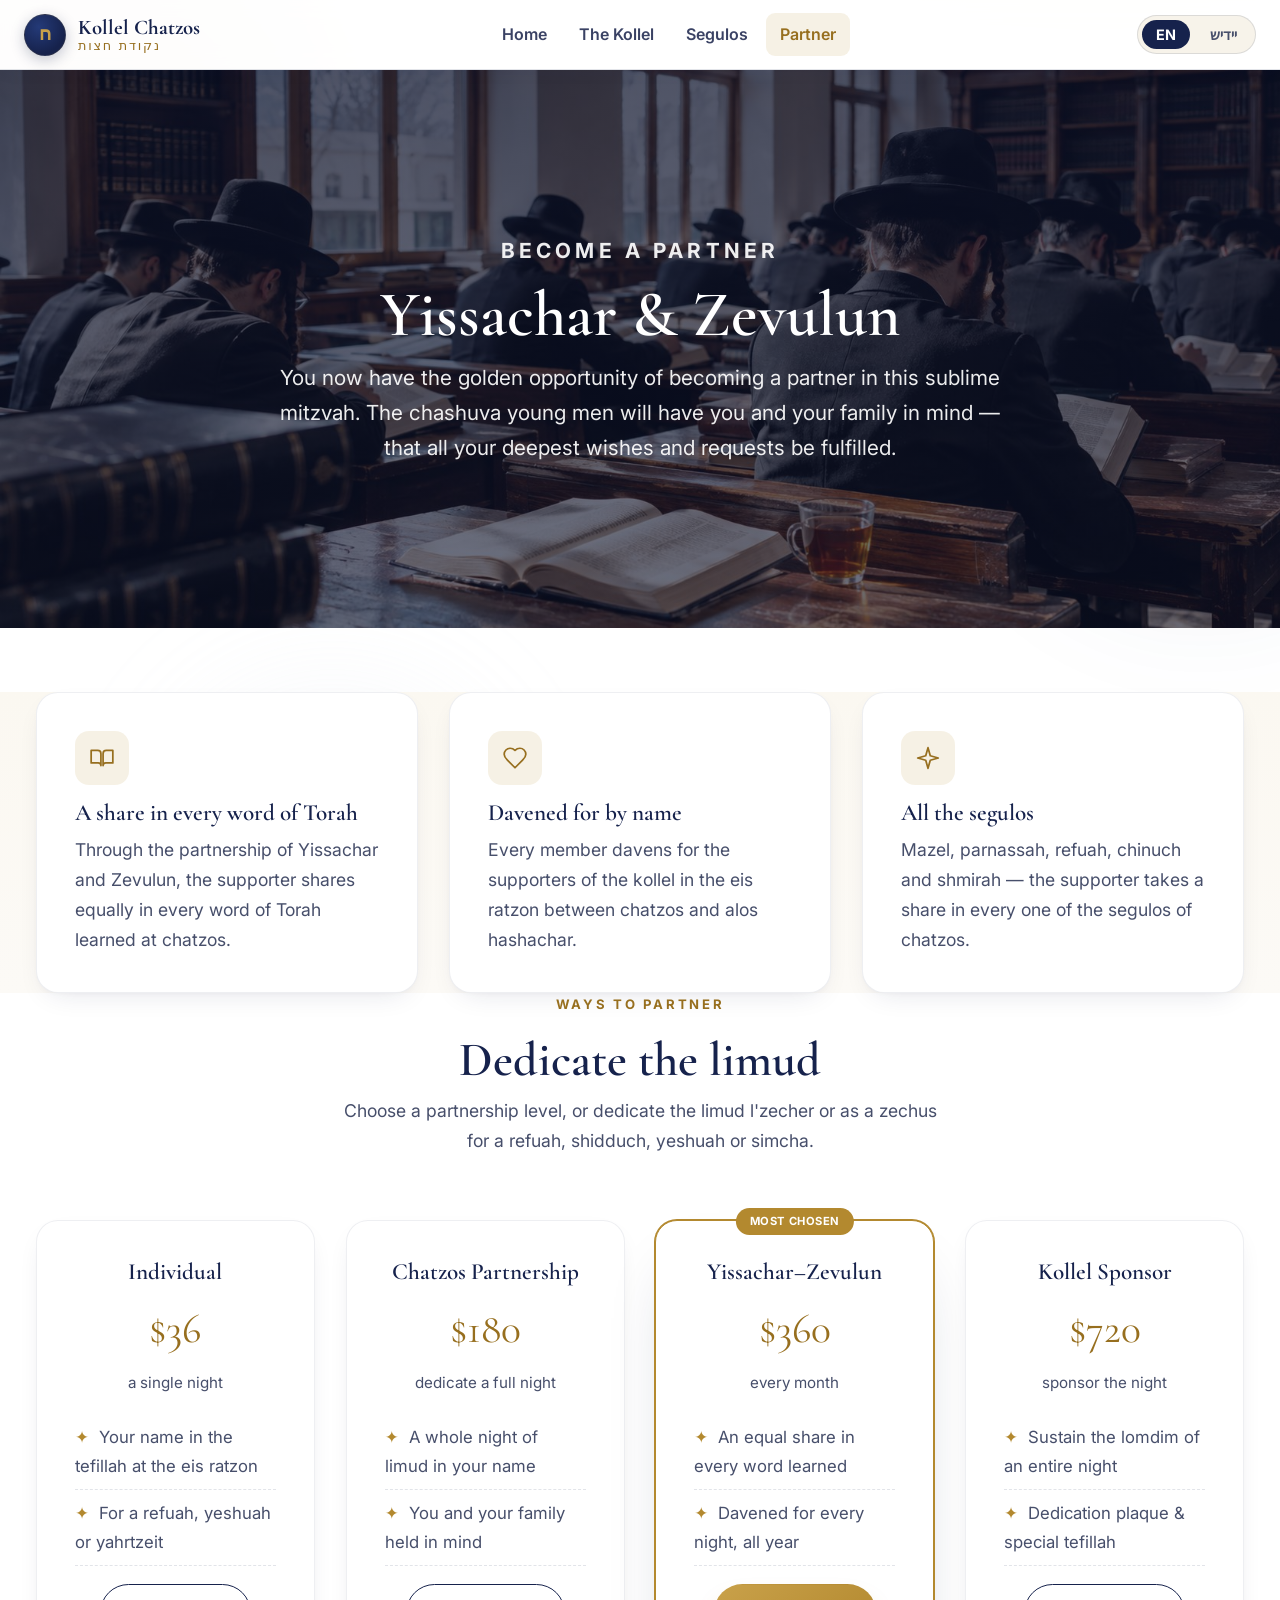
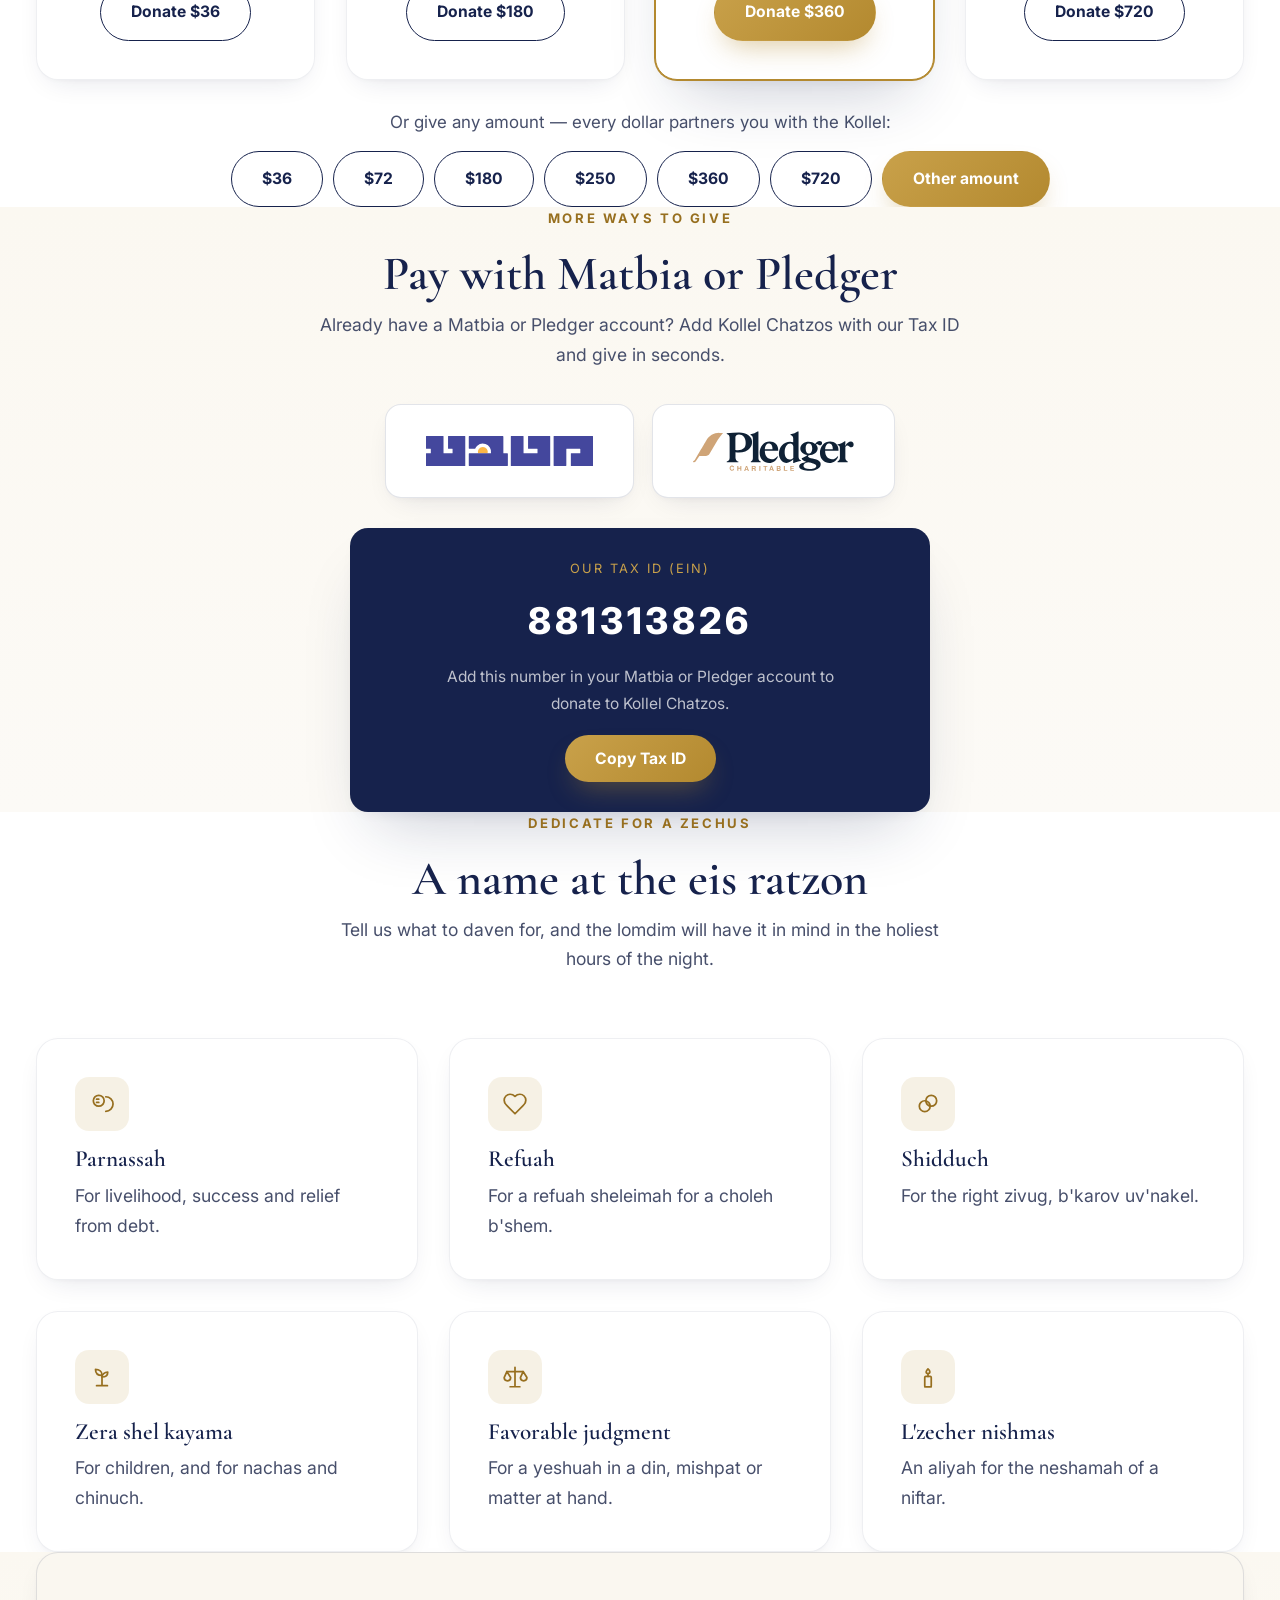
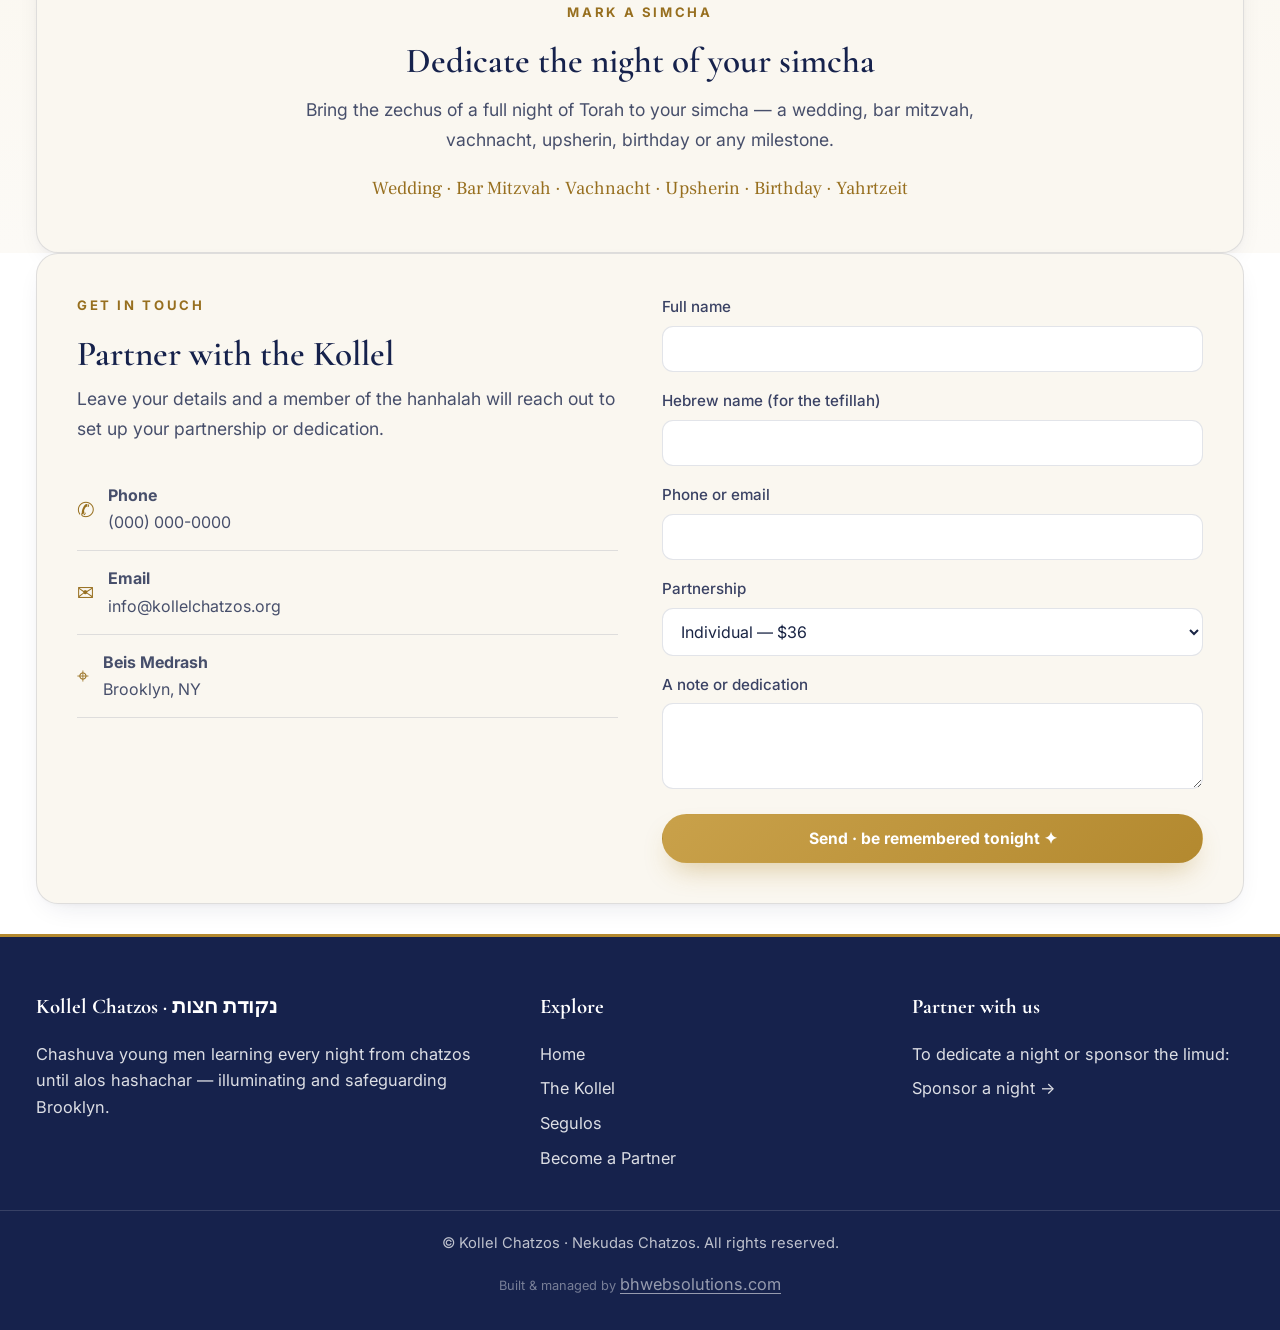
<file: partner.html>
<!DOCTYPE html>
<html lang="en" dir="ltr">
<head>
  <meta charset="UTF-8" />
  <meta name="viewport" content="width=device-width, initial-scale=1.0" />
  <link rel="icon" type="image/svg+xml" href="favicon.svg" />
  <link rel="icon" type="image/png" sizes="32x32" href="favicon-32.png" />
  <link rel="icon" type="image/png" sizes="16x16" href="favicon-16.png" />
  <link rel="apple-touch-icon" href="apple-touch-icon.png" />
  <meta name="theme-color" content="#16224c" />
  <title>Become a Partner · Kollel Chatzos — Support the Limud</title>
  <meta name="description" content="Become a partner in Kollel Chatzos. Dedicate a night, sponsor the limud haTorah, and be remembered by the lomdim in the eis ratzon of chatzos." />
  <link rel="preconnect" href="https://fonts.googleapis.com">
  <link rel="preconnect" href="https://fonts.gstatic.com" crossorigin>
  <link href="https://fonts.googleapis.com/css2?family=Cormorant+Garamond:wght@500;600;700&family=Inter:wght@400;500;600;700&family=Frank+Ruhl+Libre:wght@400;500;700&family=Heebo:wght@400;500;700&display=swap" rel="stylesheet">
  <style>
/* =========================================================
   Kollel Chatzos — Nekudas Chatzos
   LIGHT theme · white background · navy + gold accents
   bilingual (English / Yiddish)
   ========================================================= */

:root {
  --bg:        #ffffff;
  --bg-soft:   #f7f3ea;
  --bg-cream:  #faf7f0;
  --ink:       #1a2545;
  --ink-soft:  #5c6480;
  --navy:      #16224c;
  --navy-700:  #243a78;
  --gold:      #b3892f;
  --gold-deep: #976f1f;
  --gold-200:  #c9a14a;
  --gold-soft: rgba(179, 137, 47, 0.12);
  --line:      rgba(22, 34, 76, 0.12);
  --card:      #ffffff;
  --maxw: 1280px;
  --shadow: 0 14px 36px rgba(22, 34, 76, 0.08);
  --shadow-lg: 0 22px 50px rgba(22, 34, 76, 0.12);
  --radius: 16px;
  scroll-behavior: smooth;
}

* { margin: 0; padding: 0; box-sizing: border-box; }

html, body { background: var(--bg); }

body {
  font-family: 'Inter', system-ui, sans-serif;
  color: var(--ink);
  line-height: 1.7;
  overflow-x: hidden;
  background:
    radial-gradient(900px 480px at 85% -6%, rgba(179,137,47,0.06), transparent 60%),
    radial-gradient(800px 460px at 5% 4%, rgba(22,34,76,0.05), transparent 55%),
    var(--bg);
  background-attachment: fixed;
}

/* ---------- bilingual visibility ---------- */
.yi { display: none; }
body.lang-yi .en { display: none; }
body.lang-yi .yi { display: revert; }

/* Yiddish typography + RTL */
body.lang-yi {
  direction: rtl;
  font-family: 'Frank Ruhl Libre', 'Heebo', serif;
}
body.lang-yi .brand-script { font-family: 'Frank Ruhl Libre', serif; }
.yi { font-family: 'Frank Ruhl Libre', 'Heebo', serif; }
body.lang-yi h1, body.lang-yi h2, body.lang-yi h3 { letter-spacing: 0; }

/* ---------- typography ---------- */
h1, h2, h3, .display {
  font-family: 'Cormorant Garamond', 'Frank Ruhl Libre', serif;
  font-weight: 600;
  line-height: 1.15;
  color: var(--navy);
}
h2.section-title {
  font-size: clamp(2rem, 4vw, 3rem);
  margin-bottom: 0.4rem;
}
.eyebrow {
  text-transform: uppercase;
  letter-spacing: 0.26em;
  font-size: 0.74rem;
  font-weight: 700;
  color: var(--gold);
  font-family: 'Inter', sans-serif;
}
body.lang-yi .eyebrow { letter-spacing: 0.1em; }
a { color: var(--gold-deep); text-decoration: none; }

.gold { color: var(--gold-deep); }
.serif { font-family: 'Cormorant Garamond', serif; }

/* ---------- decorative layer (subtle on light) ---------- */
.stars {
  position: fixed; inset: 0; z-index: 0; pointer-events: none;
  background-image:
    radial-gradient(1.5px 1.5px at 20% 30%, rgba(179,137,47,.16), transparent),
    radial-gradient(1.5px 1.5px at 75% 18%, rgba(22,34,76,.10), transparent),
    radial-gradient(1.5px 1.5px at 88% 62%, rgba(179,137,47,.14), transparent);
  background-repeat: repeat; background-size: 760px 760px;
  opacity: .7;
}

/* ---------- layout ---------- */
.wrap { max-width: var(--maxw); margin: 0 auto; padding: 0 24px; position: relative; z-index: 2; }
section { position: relative; z-index: 2; padding: 80px 0; }
.center { text-align: center; }

/* ---------- nav ---------- */
header.nav {
  position: sticky; top: 0; z-index: 50;
  backdrop-filter: blur(10px);
  background: rgba(255, 255, 255, 0.9);
  border-bottom: 1px solid var(--line);
  box-shadow: 0 2px 18px rgba(22,34,76,0.04);
}
.nav-inner {
  max-width: var(--maxw); margin: 0 auto; padding: 13px 24px;
  display: flex; align-items: center; justify-content: space-between; gap: 16px;
}
.brand { display: flex; align-items: center; gap: 12px; }
.brand .seal {
  width: 42px; height: 42px; border-radius: 50%;
  display: grid; place-items: center;
  background: radial-gradient(circle at 35% 30%, var(--navy-700), var(--navy) 70%);
  color: var(--gold-200); font-family: 'Cormorant Garamond', serif;
  font-weight: 700; font-size: 1.2rem; box-shadow: 0 4px 14px rgba(22,34,76,.25);
  border: 1px solid var(--gold-soft);
}
.brand-text { display: flex; flex-direction: column; line-height: 1.05; }
.brand-text .brand-name { font-family: 'Cormorant Garamond', serif; font-size: 1.3rem; color: var(--navy); font-weight: 700; }
.brand-text .brand-sub { font-size: 0.7rem; letter-spacing: 0.2em; text-transform: uppercase; color: var(--gold); }

.nav-links { display: flex; align-items: center; gap: 4px; }
.nav-links a {
  color: var(--ink-soft); font-size: 0.92rem; font-weight: 600;
  padding: 8px 14px; border-radius: 9px; transition: .2s;
  font-family: 'Inter', sans-serif;
}
body.lang-yi .nav-links a, body.lang-yi .brand-sub { font-family: 'Frank Ruhl Libre', serif; }
.nav-links a:hover { color: var(--navy); background: rgba(22,34,76,.05); }
.nav-links a.active { color: var(--gold-deep); background: var(--gold-soft); }

.lang-toggle {
  display: inline-flex; align-items: center; gap: 6px;
  border: 1px solid var(--line); border-radius: 999px; padding: 4px;
  background: var(--bg-soft);
}
.lang-toggle button {
  cursor: pointer; border: 0; background: transparent; color: var(--ink-soft);
  font-size: 0.82rem; font-weight: 700; padding: 5px 12px; border-radius: 999px;
  font-family: 'Inter', sans-serif; transition: .2s;
}
.lang-toggle button.on { background: var(--navy); color: #fff; }

.nav-toggle { display: none; background: none; border: 0; cursor: pointer; }
.nav-toggle span { display: block; width: 24px; height: 2px; background: var(--navy); margin: 5px 0; transition: .2s; }

/* ---------- hero ---------- */
.hero {
  padding: clamp(80px, 13vw, 140px) 0 90px; text-align: center;
  background: linear-gradient(180deg, var(--bg-cream), var(--bg));
}
.hero .moon {
  width: 92px; height: 92px; margin: 0 auto 26px; border-radius: 50%;
  background: radial-gradient(circle at 38% 35%, #fff3d4, var(--gold-200) 55%, var(--gold) 88%);
  box-shadow: 0 10px 36px rgba(179,137,47,.35), inset -8px -8px 20px rgba(151,111,31,.28);
  position: relative;
}
.hero .moon::after {
  content: ""; position: absolute; inset: -16px; border-radius: 50%;
  border: 1px solid var(--gold-soft);
}
.hero h1 {
  font-size: clamp(2.6rem, 7vw, 5.2rem); margin: 8px 0 6px;
  letter-spacing: 0.4px; color: var(--navy);
}
.hero .brand-script { display: block; color: var(--gold-deep); font-size: clamp(1.4rem, 3.4vw, 2.2rem); font-weight: 500; }
.hero .lede {
  max-width: 720px; margin: 22px auto 0; color: var(--ink-soft);
  font-size: clamp(1.05rem, 1.6vw, 1.22rem);
}
.hero-cta { margin-top: 36px; display: flex; gap: 14px; justify-content: center; flex-wrap: wrap; }

/* ---------- buttons ---------- */
.btn {
  display: inline-flex; align-items: center; gap: 9px;
  font-family: 'Inter', sans-serif; font-weight: 700; font-size: 0.98rem;
  padding: 13px 28px; border-radius: 999px; cursor: pointer; border: 1px solid transparent;
  transition: transform .15s ease, box-shadow .2s ease, background .2s;
}
body.lang-yi .btn { font-family: 'Frank Ruhl Libre', serif; }
.btn-gold {
  background: linear-gradient(135deg, var(--gold-200), var(--gold));
  color: #fff; box-shadow: 0 8px 22px rgba(179,137,47,.32);
}
.btn-gold:hover { transform: translateY(-2px); box-shadow: 0 14px 30px rgba(179,137,47,.42); }
.btn-ghost { border-color: var(--navy); color: var(--navy); background: transparent; }
.btn-ghost:hover { background: var(--navy); color: #fff; transform: translateY(-2px); }

/* ---------- stat band ---------- */
.stats { display: grid; grid-template-columns: repeat(3, 1fr); gap: 20px; }
.stat {
  text-align: center; padding: 32px 20px; border-radius: var(--radius);
  border: 1px solid var(--line); background: var(--card); box-shadow: var(--shadow);
}
.stat .num { font-family: 'Cormorant Garamond', serif; font-size: 3rem; color: var(--gold-deep); line-height: 1; }
.stat .lab { margin-top: 8px; color: var(--ink-soft); font-size: 0.95rem; }

/* ---------- cards ---------- */
.grid { display: grid; gap: 20px; }
.grid-2 { grid-template-columns: repeat(2, 1fr); }
.grid-3 { grid-template-columns: repeat(3, 1fr); }
.grid-4 { grid-template-columns: repeat(4, 1fr); }

.card {
  background: var(--card);
  border: 1px solid var(--line); border-radius: var(--radius);
  padding: 28px 26px; box-shadow: var(--shadow);
  transition: transform .2s ease, border-color .2s ease, box-shadow .2s ease;
}
.card:hover { transform: translateY(-4px); border-color: var(--gold-200); box-shadow: var(--shadow-lg); }
.card .ic {
  width: 50px; height: 50px; border-radius: 13px; display: grid; place-items: center;
  background: var(--gold-soft); color: var(--gold-deep); font-size: 1.45rem; margin-bottom: 15px;
}
.card h3 { font-size: 1.45rem; margin-bottom: 8px; color: var(--navy); }
.card p { color: var(--ink-soft); }
.card .heb { color: var(--gold-deep); font-family: 'Frank Ruhl Libre', serif; font-size: 1.05rem; }

/* ---------- prose / panel ---------- */
.lead-row { display: grid; grid-template-columns: 1fr 1fr; gap: 52px; align-items: center; }
.prose p { color: var(--ink-soft); margin-bottom: 16px; font-size: 1.05rem; }
.prose p strong { color: var(--ink); }

.panel {
  border: 1px solid var(--line); border-radius: var(--radius); padding: 40px;
  background: var(--bg-cream); box-shadow: var(--shadow);
}

/* ---------- quote ---------- */
.quote { border-inline-start: 3px solid var(--gold); padding: 6px 0 6px 24px; margin: 8px 0; }
body.lang-yi .quote { padding: 6px 24px 6px 0; }
.quote .heb { font-family: 'Frank Ruhl Libre', serif; font-size: 1.3rem; color: var(--navy); line-height: 1.8; }
.quote .src { color: var(--gold-deep); font-size: 0.85rem; margin-top: 8px; letter-spacing: .04em; }
.quote .tr { color: var(--ink-soft); font-style: italic; margin-top: 10px; }

/* ---------- segula list ---------- */
.segula-list { display: grid; gap: 12px; }
.segula {
  display: flex; gap: 16px; align-items: flex-start;
  padding: 18px 22px; border-radius: 14px; border: 1px solid var(--line);
  background: var(--card); box-shadow: var(--shadow);
}
.segula .tag {
  flex: 0 0 auto; font-family: 'Frank Ruhl Libre', serif; color: var(--gold-deep);
  font-size: 1.15rem; min-width: 132px; font-weight: 700;
}
.segula p { color: var(--ink-soft); margin: 0; }

/* ---------- schedule / timeline ---------- */
.tline { display: grid; gap: 0; }
.tline .row {
  display: grid; grid-template-columns: 150px 1fr; gap: 24px;
  padding: 20px 0; border-top: 1px solid var(--line); align-items: baseline;
}
.tline .row:last-child { border-bottom: 1px solid var(--line); }
.tline .when { color: var(--gold-deep); font-family: 'Cormorant Garamond', serif; font-size: 1.5rem; }
.tline .what h3 { font-size: 1.25rem; }
.tline .what p { color: var(--ink-soft); margin-top: 4px; }

/* ---------- CTA band ---------- */
.cta-band { text-align: center; }
.cta-band .panel { padding: 62px 40px; background: var(--navy); border-color: var(--navy); }
.cta-band .panel h2 { color: #fff; }
.cta-band .panel .eyebrow { color: var(--gold-200); }
.cta-band h2 { font-size: clamp(2rem, 4.5vw, 3.2rem); }
.cta-band p { color: rgba(255,255,255,.82); max-width: 640px; margin: 14px auto 0; }

/* ---------- tiers ---------- */
.tier { text-align: center; position: relative; }
.tier.feat { border-color: var(--gold); box-shadow: 0 0 0 1px var(--gold), var(--shadow-lg); }
.tier .price { font-family: 'Cormorant Garamond', serif; font-size: 2.6rem; color: var(--gold-deep); margin: 6px 0; }
.tier .per { color: var(--ink-soft); font-size: .85rem; }
.tier ul { list-style: none; margin: 18px 0; text-align: start; }
.tier li { color: var(--ink-soft); padding: 7px 0; border-bottom: 1px dashed var(--line); }
.tier li::before { content: "✦"; color: var(--gold); margin-inline-end: 10px; }
.badge {
  position: absolute; top: -13px; inset-inline-start: 50%; transform: translateX(-50%);
  background: var(--gold); color: #fff; font-size: .7rem; font-weight: 700;
  padding: 4px 14px; border-radius: 999px; letter-spacing: .05em; text-transform: uppercase; white-space: nowrap;
}
body.lang-yi .badge { letter-spacing: 0; font-size: .66rem; }

/* ---------- contact ---------- */
.contact-grid { display: grid; grid-template-columns: 1fr 1fr; gap: 44px; align-items: start; }
.field { margin-bottom: 16px; }
.field label { display: block; font-size: .85rem; color: var(--ink-soft); margin-bottom: 6px; }
.field input, .field textarea, .field select {
  width: 100%; padding: 12px 14px; border-radius: 11px; font-family: inherit; font-size: 1rem;
  background: #fff; border: 1px solid var(--line); color: var(--ink);
}
.field input:focus, .field textarea:focus, .field select:focus { outline: none; border-color: var(--gold); box-shadow: 0 0 0 3px var(--gold-soft); }
.info-line { display: flex; gap: 14px; align-items: center; padding: 14px 0; border-bottom: 1px solid var(--line); }
.info-line .ic { color: var(--gold-deep); font-size: 1.3rem; }
.info-line b { color: var(--navy); display: block; }
.info-line span { color: var(--ink-soft); font-size: .92rem; }

/* ---------- interior page hero ---------- */
.page-hero { position: relative; text-align: center; display: flex; flex-direction: column; align-items: center; justify-content: center; min-height: 62vh; padding: clamp(70px,9vw,120px) 0; background: linear-gradient(180deg, rgba(13,19,44,.72), rgba(13,19,44,.60)), url("hero-learning.jpg") center 30%/cover no-repeat; }
.page-hero h1 { font-size: clamp(2.4rem, 6vw, 4rem); margin: 10px 0 8px; color: #fff; }
.page-hero p { color: rgba(255,255,255,.86); max-width: 660px; margin: 0 auto; }

/* ---------- footer ---------- */
footer.foot {
  position: relative; z-index: 2; border-top: 3px solid var(--gold);
  background: var(--navy); padding: 52px 0 28px; margin-top: 30px;
}
.foot-grid { display: grid; grid-template-columns: 1.4fr 1fr 1fr; gap: 40px; }
.foot h4 { color: #fff; font-family: 'Cormorant Garamond', serif; font-size: 1.3rem; margin-bottom: 12px; }
.foot a, .foot p { color: rgba(255,255,255,.72); display: block; padding: 4px 0; font-size: .95rem; }
.foot a:hover { color: var(--gold-200); }
.foot .copy { text-align: center; color: rgba(255,255,255,.6); font-size: .85rem; margin-top: 34px; padding-top: 20px; border-top: 1px solid rgba(255,255,255,.14); }

/* ---------- reveal ---------- */
.reveal { opacity: 0; transform: translateY(20px); transition: opacity .7s ease, transform .7s ease; }
.reveal.in { opacity: 1; transform: none; }

/* ---------- responsive ---------- */
@media (max-width: 920px) {
  .lead-row, .contact-grid { grid-template-columns: 1fr; gap: 32px; }
  .grid-3, .grid-4 { grid-template-columns: repeat(2, 1fr); }
  .nav-links { display: none; }
  .nav-toggle { display: block; }
  header.nav.open .nav-links {
    display: flex; flex-direction: column; align-items: stretch;
    position: absolute; top: 100%; inset-inline: 0; padding: 12px 20px 18px;
    background: #fff; border-bottom: 1px solid var(--line); box-shadow: var(--shadow);
  }
}
@media (max-width: 620px) {
  .stats, .grid-2, .grid-3, .grid-4 { grid-template-columns: 1fr; }
  .tline .row { grid-template-columns: 1fr; gap: 4px; }
  .segula { flex-direction: column; gap: 4px; }
  .foot-grid { grid-template-columns: 1fr; }
  section { padding: 56px 0; }
}
  /* ===== polish & breathing room (added) ===== */
section{ padding-block: clamp(88px,11vw,140px); }
.eyebrow{ margin-bottom: 1.1rem; }
.section-title{ margin-bottom: 1.1rem; line-height: 1.14; }
.grid{ gap: clamp(22px,2.4vw,34px); }
.grid-2,.grid-3,.grid-4{ margin-top: clamp(40px,5vw,64px); }
.card{ padding: clamp(28px,3vw,38px); }
.card .ic{ width:54px; height:54px; border-radius:14px; }
.card .ic svg{ width:26px; height:26px; stroke:currentColor; stroke-width:1.6; fill:none; }
.card:hover{ box-shadow: 0 26px 50px -22px rgba(22,34,76,.30); }
.cta-band .panel{ padding: clamp(56px,8vw,96px) clamp(28px,5vw,64px); }
section.wrap:nth-of-type(even){ background:#FBF8F1; }
  /* ===== Sprout-inspired polish pass ===== */
  :root{
    --radius: 22px;
    --shadow: 0 10px 30px -14px rgba(22,34,76,.16), 0 3px 8px -5px rgba(22,34,76,.08);
    --shadow-lg: 0 34px 64px -26px rgba(22,34,76,.24), 0 8px 18px -10px rgba(22,34,76,.10);
  }
  .btn{ padding: 14px 30px; }
  .btn-gold{ box-shadow: 0 14px 28px -10px rgba(179,137,47,.46); }
  .btn-gold:hover{ box-shadow: 0 20px 38px -10px rgba(179,137,47,.5); }
  .card{ border-color: rgba(22,34,76,.07); }
  .card:hover{ transform: translateY(-6px); }
  .stat{ border-color: rgba(22,34,76,.07); }
  .segula{ border-radius: 18px; }

  /* ===== Dynamic color · glow · motion (luminous-night) ===== */
  :root{ --silver:#cfd6e4; --silver-2:#aeb7c9; --silver-soft:rgba(174,183,201,.16); }
  .glows{ position:fixed; inset:0; z-index:0; pointer-events:none; overflow:hidden; }
  .glows span{ position:absolute; border-radius:50%; filter:blur(46px); }
  .glows .g1{ width:44vw;height:44vw; left:-12vw; top:-10vw; background:radial-gradient(circle,rgba(179,137,47,.20),transparent 70%); animation:kcFloatA 17s ease-in-out infinite; }
  .glows .g2{ width:40vw;height:40vw; right:-14vw; top:16vh; background:radial-gradient(circle,rgba(36,58,120,.18),transparent 70%); animation:kcFloatB 21s ease-in-out infinite; }
  .glows .g3{ width:36vw;height:36vw; left:8vw; bottom:-14vw; background:radial-gradient(circle,rgba(207,214,228,.22),transparent 70%); animation:kcFloatA 24s ease-in-out infinite reverse; }
  @keyframes kcFloatA{ 0%,100%{transform:translate(0,0)} 50%{transform:translate(3.5vw,3vh)} }
  @keyframes kcFloatB{ 0%,100%{transform:translate(0,0)} 50%{transform:translate(-3vw,2.5vh)} }
  .stat .num{ background:linear-gradient(135deg,var(--gold-deep),var(--gold-200)); -webkit-background-clip:text; background-clip:text; -webkit-text-fill-color:transparent; }
  @media(prefers-reduced-motion:reduce){ .glows span{ animation:none } }

  /* ===== small edge fixes ===== */
  .wrap{ padding-inline: clamp(20px, 3.6vw, 36px); }
  section.wrap:nth-of-type(even){ background: transparent; position: relative; }
  section.wrap:nth-of-type(even)::before{
    content:""; position:absolute; top:0; bottom:0; left:50%;
    width:100vw; transform:translateX(-50%);
    background:linear-gradient(180deg,#FBF8F1,#FCFAF6); z-index:-1;
  }

/* ============================================================
   READABILITY & CLARITY POLISH
   Layers on top of existing CSS. Bigger, clearer, calmer.
   No color/font/layout changes — only size, leading, contrast,
   spacing. Hebrew/Yiddish (.yi / body.lang-yi) gets extra size
   + generous line-height. Keeps the navy/gold luminous look.
   ============================================================ */

/* ---- 1. Comfortable reading baseline + darker muted ink ---- */
:root{
  --ink-soft: #474f6b;          /* darken muted body text for contrast on cream/white */
  --muted:    #474f6b;          /* define the token referenced (but undefined) inline */
  --text:     var(--ink);       /* define the token referenced (but undefined) inline */
}
body{ font-size: 1.06rem; }      /* ~17px reading base, up from 16px default */

/* ---- 2. Hebrew / Yiddish global: a touch larger + much looser leading ---- */
body.lang-yi{ line-height: 1.9; }
.yi{ font-size: 1.05em; }         /* Hebrew glyphs read smaller at equal px — nudge up */

/* ---- 3. Card descriptions (main "too small" offender) ---- */
.card p{
  font-size: 1.1rem !important;
  line-height: 1.7;
  color: #474f6b;
}
.card p .yi,
body.lang-yi .card p{
  font-size: 1.18rem !important;
  line-height: 1.9 !important;
}
.card .heb{ font-size: 1.18rem !important; line-height: 1.65; }

/* ---- 4. Prose / intro / page-hero paragraphs ---- */
.prose p{
  font-size: 1.12rem !important;
  line-height: 1.75;
  margin-bottom: 18px;
  color: #474f6b;
}
body.lang-yi .prose p{ font-size: 1.2rem !important; line-height: 1.9; }

.page-hero p{ font-size: clamp(1.12rem, 1.7vw, 1.3rem) !important; color: rgba(255,255,255,.92); max-width: 720px; }
body.lang-yi .page-hero p{ font-size: clamp(1.22rem, 2vw, 1.38rem) !important; line-height: 1.85; }

/* ---- 5. Hero lede over the photo ---- */
.hero .lede{ font-size: clamp(1.14rem, 1.7vw, 1.3rem); color: rgba(255,255,255,.9); }
body.lang-yi .hero .lede{ font-size: clamp(1.22rem, 2vw, 1.42rem); line-height: 1.85; }

/* ---- 6. Stat labels under the big gold numbers ---- */
.stat .lab{ font-size: 1.02rem; line-height: 1.5; color: #474f6b; }
body.lang-yi .stat .lab{ font-size: 1.12rem; line-height: 1.75; }

/* ---- 7. Quick-give subtitle (focal CTA under hero) ---- */
.quickgive .qg-sub{ font-size: 1.08rem; line-height: 1.6; color: #474f6b; }
body.lang-yi .quickgive .qg-sub{ font-size: 1.16rem; line-height: 1.85; }

/* ---- 8. Testimonial / inline body paragraphs that lean on undefined tokens ---- */
.card p[style*="--text"]{ font-size: 1.12rem !important; line-height: 1.7; color: var(--ink) !important; }
body.lang-yi .card p[style*="--text"]{ font-size: 1.2rem !important; line-height: 1.9; }
p[style*="--muted"]{ color: var(--ink-soft) !important; font-size: 1.1rem; line-height: 1.7; }
body.lang-yi p[style*="--muted"]{ font-size: 1.18rem; line-height: 1.9; }

/* ---- 9. Quote block: translation, source, vocalized Hebrew verse ---- */
.quote .tr{ font-size: 1.06rem; line-height: 1.6; }
body.lang-yi .quote .tr{ font-size: 1.14rem; line-height: 1.85; }
.quote .src{ font-size: 0.95rem; letter-spacing: 0; }
.quote .heb{ font-size: 1.38rem; line-height: 1.95; letter-spacing: 0; }  /* room for nikud */

/* ---- 10. Segula list (used on segulos/partner) ---- */
.segula{ padding: 22px 24px; }
.segula p{ font-size: 1.08rem; line-height: 1.7; color: #474f6b; }
.segula .tag{ font-size: 1.26rem; line-height: 1.55; }
body.lang-yi .segula p{ font-size: 1.18rem; line-height: 1.9; }

/* ---- 11. Timeline / schedule descriptions (about page) ---- */
.tline .what p{ font-size: 1.08rem; line-height: 1.65; color: #474f6b; }
body.lang-yi .tline .what p{ font-size: 1.18rem; line-height: 1.9; }

/* ---- 12. CTA band paragraph on navy ---- */
.cta-band p{ font-size: clamp(1.1rem, 1.5vw, 1.22rem); color: rgba(255,255,255,.9); line-height: 1.7; }
body.lang-yi .cta-band p{ font-size: clamp(1.2rem, 1.7vw, 1.32rem); line-height: 1.9; }

/* ---- 13. Footer: bigger + stronger contrast on navy ---- */
.foot a, .foot p{ font-size: 1.02rem; line-height: 1.65; color: rgba(255,255,255,.85); }
body.lang-yi .foot a, body.lang-yi .foot p{ font-size: 1.12rem; line-height: 1.9; }
.foot .copy{ font-size: 0.92rem; color: rgba(255,255,255,.72); }
.foot .credit { text-align: center; color: rgba(255,255,255,.42); font-size: .8rem; margin-top: 8px; }
.foot .credit a { display: inline; padding: 0; color: rgba(255,255,255,.55); text-decoration: underline; text-underline-offset: 3px; }
.foot .credit a:hover { color: var(--gold-200); }
body.lang-yi .foot h4{ font-size: 1.45rem; line-height: 1.4; }

/* ---- 14. Nav, language toggle, eyebrows, brand sub-line ---- */
.nav-links a{ font-size: 1rem; color: #3a4264; }
body.lang-yi .nav-links a{ font-size: 1.08rem; }
.lang-toggle button{ font-size: 0.9rem; padding: 6px 14px; }
body.lang-yi .lang-toggle button{ font-size: 0.98rem; }
.eyebrow{ font-size: 0.82rem; letter-spacing: 0.2em; color: var(--gold-deep); }
body.lang-yi .eyebrow{ font-size: 0.94rem; letter-spacing: 0; }
.brand-text .brand-sub{ font-size: 0.8rem; letter-spacing: 0.14em; color: var(--gold-deep); }

/* ---- 15. Tiers, contact, form labels (partner / contact, shared CSS) ---- */
.tier .per{ font-size: 0.95rem; }
.tier li{ font-size: 1.05rem; color: #474f6b; padding: 9px 0; }
body.lang-yi .tier li{ font-size: 1.14rem; line-height: 1.85; }
.info-line span{ font-size: 1rem; color: #474f6b; }
.field label{ font-size: 0.95rem; color: #3a4264; font-weight: 500; }
body.lang-yi .field label{ font-size: 1.05rem; }

/* ---- 16. Emphasis weight so <strong> reads clearly at base weight 400 ---- */
.prose p strong, p strong{ font-weight: 600; }
      </style>
</head>
<body class="lang-en">
  <div class="stars"></div>
  <div class="glows" aria-hidden="true"><span class="g1"></span><span class="g2"></span><span class="g3"></span></div>

  <header class="nav">
    <div class="nav-inner">
      <a class="brand" href="index.html">
        <span class="seal">ח</span>
        <span class="brand-text">
          <span class="brand-name">Kollel Chatzos</span>
          <span class="brand-sub">נקודת חצות</span>
        </span>
      </a>
      <nav class="nav-links">
        <a href="index.html"><span class="en">Home</span><span class="yi">היים</span></a>
        <a href="about.html"><span class="en">The Kollel</span><span class="yi">דער כולל</span></a>
        <a href="segulos.html"><span class="en">Segulos</span><span class="yi">ברכות</span></a>
        <a href="partner.html" class="active"><span class="en">Partner</span><span class="yi">ווערט א שותף</span></a>
      </nav>
      <div style="display:flex;align-items:center;gap:12px;">
        <div class="lang-toggle" role="group" aria-label="Language">
          <button data-lang="en">EN</button>
          <button data-lang="yi">יידיש</button>
        </div>
        <button class="nav-toggle" aria-label="Menu"><span></span><span></span><span></span></button>
      </div>
    </div>
  </header>

  <section class="page-hero">
   <div class="page-hero-inner wrap">
    <p class="eyebrow"><span class="en">Become a Partner</span><span class="yi">ווערט א שותף</span></p>
    <h1><span class="en">Yissachar &amp; Zevulun</span><span class="yi">יששכר וזבולון</span></h1>
    <p><span class="en">You now have the golden opportunity of becoming a partner in this sublime mitzvah. The chashuva young men will have you and your family in mind — that all your deepest wishes and requests be fulfilled.</span><span class="yi">איר האט יעצט א גאלדענע געלעגנהייט צו ווערן א שותף אין די דאזיגע הייליגע מצוה. די חשוב'ע יונגעלייט וועלן אייך און אייער משפחה האבן אינזין און מתפלל זיין אז אלע אייערע טיפסטע בקשות און הארץ-ווינטשן זאלן נתקבל ווערן לרחמים ולרצון.</span></p>
   </div>
  </section>

  <!-- WHY SUPPORT -->
  <section class="wrap">
    <div class="grid grid-3">
      <div class="card reveal">
        <div class="ic"><svg viewBox="0 0 24 24" fill="none" stroke="currentColor" stroke-width="1.6" stroke-linecap="round" stroke-linejoin="round"><path d="M2 5h6a3 3 0 0 1 3 3v11a2.5 2.5 0 0 0-2.5-2.5H2z"/><path d="M22 5h-6a3 3 0 0 0-3 3v11a2.5 2.5 0 0 1 2.5-2.5H22z"/></svg></div>
        <h3><span class="en">A share in every word of Torah</span><span class="yi">א חלק אין יעדע ווארט תורה</span></h3>
        <p><span class="en">Through the partnership of Yissachar and Zevulun, the supporter shares equally in every word of Torah learned at chatzos.</span><span class="yi">דורך דעם "יששכר וזבולון" שותפות, באקומט דער שטיצער א חלק גלייך אויף גלייך אין יעדע ווארט תורה וואס ווערט געלערנט ביי חצות הלילה.</span></p>
      </div>
      <div class="card reveal">
        <div class="ic"><svg viewBox="0 0 24 24" fill="none" stroke="currentColor" stroke-width="1.6" stroke-linecap="round" stroke-linejoin="round"><path d="M19 14c1.49-1.46 3-3.21 3-5.5A5.5 5.5 0 0 0 16.5 3c-1.76 0-3 .5-4.5 2-1.5-1.5-2.74-2-4.5-2A5.5 5.5 0 0 0 2 8.5c0 2.29 1.51 4.04 3 5.5l7 7Z"/></svg></div>
        <h3><span class="en">Davened for by name</span><span class="yi">מען דאווענט פאר אייך מיט'ן נאמען</span></h3>
        <p><span class="en">Every member davens for the supporters of the kollel in the eis ratzon between chatzos and alos hashachar.</span><span class="yi">יעדער מיטגליד פונעם כולל וועט מתפלל זיין פאר די שטיצער דורכאויס די גרויסע עת רצון צווישן חצות און עלות השחר.</span></p>
      </div>
      <div class="card reveal">
        <div class="ic"><svg viewBox="0 0 24 24" fill="none" stroke="currentColor" stroke-width="1.6" stroke-linecap="round" stroke-linejoin="round"><path d="M12 2.5l2.1 7.4 7.4 2.1-7.4 2.1L12 21.5l-2.1-7.4L2.5 12l7.4-2.1z"/></svg></div>
        <h3><span class="en">All the segulos</span><span class="yi">אלע ברכות און השפעות</span></h3>
        <p><span class="en">Mazel, parnassah, refuah, chinuch and shmirah — the supporter takes a share in every one of the segulos of chatzos.</span><span class="yi">מזל, פרנסה, רפואה, נחת פונעם עתיד (חינוך), און שמירה — דער שותף באקומט א חלק אין אלע ברכות און השפעות וואס קומען אראפ דורך דעם לימוד ביי חצות.</span></p>
      </div>
    </div>
  </section>

  <!-- DEDICATION TIERS -->
  <section class="wrap">
    <div class="center reveal" style="margin-bottom:40px;">
      <p class="eyebrow"><span class="en">Ways to partner</span><span class="yi">וועגן זיך צו באטייליגן</span></p>
      <h2 class="section-title"><span class="en">Dedicate the limud</span><span class="yi">ווידמעט דאס לערנען</span></h2>
      <p style="color:var(--muted);max-width:600px;margin:8px auto 0;"><span class="en">Choose a partnership level, or dedicate the limud l'zecher or as a zechus for a refuah, shidduch, yeshuah or simcha.</span><span class="yi">קלויבט אויס א שותפות שטאפל, אדער געבט א נדבה "לעילוי נשמת" אדער אלס א "זכות" פאר א רפואה, א שידוך, א ישועה, אדער פאר א שמחה אין די משפחה.</span></p>
    </div>
    <div class="grid grid-4">
      <div class="card tier reveal">
        <h3><span class="en">Individual</span><span class="yi">יחיד</span></h3>
        <div class="price">$36</div>
        <div class="per"><span class="en">a single night</span><span class="yi">פאר איין נאכט</span></div>
        <ul>
          <li><span class="en">Your name in the tefillah at the eis ratzon</span><span class="yi">אייער נאמען וועט דערמאנט ווערן ביי די תפילות אין די עת רצון</span></li>
          <li><span class="en">For a refuah, yeshuah or yahrtzeit</span><span class="yi">ספעציעל פאר א רפואה, ישועה, אדער פאר א יארצייט</span></li>
        </ul>
        <a href="https://www.firstaccept.net/HANETZACH?amount=36" target="_blank" rel="noopener" class="btn btn-ghost"><span class="en">Donate $36</span><span class="yi">נדבה $36</span></a>
      </div>
      <div class="card tier reveal">
        <h3><span class="en">Chatzos Partnership</span><span class="yi">שותף חצות</span></h3>
        <div class="price">$180</div>
        <div class="per"><span class="en">dedicate a full night</span><span class="yi">ווידמעט א גאנצע נאכט</span></div>
        <ul>
          <li><span class="en">A whole night of limud in your name</span><span class="yi">א גאנצע נאכט פון הייליגע לימוד התורה געווידמעט אויף אייער נאמען</span></li>
          <li><span class="en">You and your family held in mind</span><span class="yi">איר און אייער גאנצע משפחה וועט ווערן דערמאנט ביי די תפילות</span></li>
        </ul>
        <a href="https://www.firstaccept.net/HANETZACH?amount=180" target="_blank" rel="noopener" class="btn btn-ghost"><span class="en">Donate $180</span><span class="yi">נדבה $180</span></a>
      </div>
      <div class="card tier feat reveal">
        <span class="badge"><span class="en">Most chosen</span><span class="yi">דאס מערסטע אויסגעוועלט</span></span>
        <h3><span class="en">Yissachar–Zevulun</span><span class="yi">יששכר–זבולון</span></h3>
        <div class="price">$360</div>
        <div class="per"><span class="en">every month</span><span class="yi">יעדן חודש</span></div>
        <ul>
          <li><span class="en">An equal share in every word learned</span><span class="yi">א חלק גלייך אויף גלייך אין יעדע ווארט תורה וואס ווערט געלערנט</span></li>
          <li><span class="en">Davened for every night, all year</span><span class="yi">מען וועט מתפלל זיין פאר אייך יעדע נאכט דורכאויס דעם גאנצן יאר</span></li>
        </ul>
        <a href="https://www.firstaccept.net/HANETZACH?amount=360" target="_blank" rel="noopener" class="btn btn-gold"><span class="en">Donate $360</span><span class="yi">נדבה $360</span></a>
      </div>
      <div class="card tier reveal">
        <h3><span class="en">Kollel Sponsor</span><span class="yi">ספאנסארט די נאכט</span></h3>
        <div class="price">$720</div>
        <div class="per"><span class="en">sponsor the night</span><span class="yi">ספאנסארט די גאנצע נאכט</span></div>
        <ul>
          <li><span class="en">Sustain the lomdim of an entire night</span><span class="yi">האלט אויס די תלמידי חכמים (לומדים) פאר א גאנצע נאכט</span></li>
          <li><span class="en">Dedication plaque &amp; special tefillah</span><span class="yi">א ספעציעלע "הקדשה טאוול" און א ספעציעלע תפילה</span></li>
        </ul>
        <a href="https://www.firstaccept.net/HANETZACH?amount=720" target="_blank" rel="noopener" class="btn btn-ghost"><span class="en">Donate $720</span><span class="yi">געבט $720</span></a>
      </div>
    </div>
    <div class="center" style="margin-top:28px;">
      <p style="color:var(--ink-soft);margin-bottom:14px;"><span class="en">Or give any amount — every dollar partners you with the Kollel:</span><span class="yi">אדער שטיצט מיט סיי וועלכע סכום — יעדער דאלאר פארבינדט אייך מיטן כולל:</span></p>
      <div style="display:flex;gap:10px;flex-wrap:wrap;justify-content:center;">
        <a href="https://www.firstaccept.net/HANETZACH?amount=36" target="_blank" rel="noopener" class="btn btn-ghost">$36</a>
        <a href="https://www.firstaccept.net/HANETZACH?amount=72" target="_blank" rel="noopener" class="btn btn-ghost">$72</a>
        <a href="https://www.firstaccept.net/HANETZACH?amount=180" target="_blank" rel="noopener" class="btn btn-ghost">$180</a>
        <a href="https://www.firstaccept.net/HANETZACH?amount=250" target="_blank" rel="noopener" class="btn btn-ghost">$250</a>
        <a href="https://www.firstaccept.net/HANETZACH?amount=360" target="_blank" rel="noopener" class="btn btn-ghost">$360</a>
        <a href="https://www.firstaccept.net/HANETZACH?amount=720" target="_blank" rel="noopener" class="btn btn-ghost">$720</a>
        <a href="https://www.firstaccept.net/HANETZACH" target="_blank" rel="noopener" class="btn btn-gold"><span class="en">Other amount</span><span class="yi">אנדערע סכום</span></a>
      </div>
    </div>
  </section>

  <!-- MATBIA / PLEDJER + TAX ID -->
  <section class="wrap">
    <div class="center reveal" style="margin-bottom:34px;">
      <p class="eyebrow"><span class="en">More ways to give</span><span class="yi">נאך וועגן צו געבן</span></p>
      <h2 class="section-title"><span class="en">Pay with Matbia or Pledger</span><span class="yi">באצאלט מיט מטבע אדער פלעדזשער</span></h2>
      <p style="color:var(--muted);max-width:640px;margin:8px auto 0;"><span class="en">Already have a Matbia or Pledger account? Add Kollel Chatzos with our Tax ID and give in seconds.</span><span class="yi">האט איר שוין א מטבע אדער פלעדזשער אקאונט? לייגט צו "כולל חצות" מיט אונזער טעקס נומער און געבט אין סעקונדעס.</span></p>
    </div>

    <div style="display:flex;gap:18px;flex-wrap:wrap;justify-content:center;margin-bottom:30px;">
      <!-- Matbia -->
      <div class="reveal" style="display:flex;align-items:center;justify-content:center;background:var(--card);border:1px solid var(--line);border-radius:16px;padding:26px 40px;box-shadow:var(--shadow);min-width:236px;min-height:88px;">
        <img src="images/matbia-logo.svg" alt="Matbia" style="height:30px;width:auto;display:block;" loading="lazy">
      </div>
      <!-- Pledger -->
      <div class="reveal" style="display:flex;align-items:center;justify-content:center;background:var(--card);border:1px solid var(--line);border-radius:16px;padding:26px 40px;box-shadow:var(--shadow);min-width:236px;min-height:88px;">
        <img src="images/pledger-logo.svg" alt="Pledger" style="height:40px;width:auto;display:block;" loading="lazy">
      </div>
    </div>

    <div class="reveal" style="max-width:580px;margin:0 auto;background:var(--navy);color:#fff;border-radius:18px;padding:30px 32px;text-align:center;box-shadow:var(--shadow-lg);">
      <p style="color:var(--gold-200);font-size:.8rem;letter-spacing:.16em;text-transform:uppercase;margin-bottom:10px;"><span class="en">Our Tax ID (EIN)</span><span class="yi">אונזער טעקס נומער (EIN)</span></p>
      <div dir="ltr" style="font-size:2.3rem;font-weight:800;letter-spacing:.1em;color:#fff;font-family:'Inter',sans-serif;">881313826</div>
      <p style="color:rgba(255,255,255,.72);font-size:.97rem;margin-top:12px;max-width:440px;margin-left:auto;margin-right:auto;"><span class="en">Add this number in your Matbia or Pledger account to donate to Kollel Chatzos.</span><span class="yi">לייגט צו דעם נומער אין אייער מטבע אדער פלעדזשער אקאונט צו געבן פאר כולל חצות.</span></p>
      <button type="button" class="btn btn-gold" style="margin-top:18px;cursor:pointer;border:none;" onclick="if(navigator.clipboard){navigator.clipboard.writeText('881313826');var d=this.querySelector('.copy-label'),e=this.querySelector('.copy-done');if(d&&e){d.style.display='none';e.style.display='inline';var t=this;setTimeout(function(){d.style.display='inline';e.style.display='none';},2000);}}">
        <span class="copy-label"><span class="en">Copy Tax ID</span><span class="yi">קאפיר נומער</span></span>
        <span class="copy-done" style="display:none;"><span class="en">Copied ✓</span><span class="yi">קאפירט ✓</span></span>
      </button>
    </div>
  </section>

  <!-- SEGULAH OCCASIONS -->
  <section class="wrap">
    <div class="center reveal" style="margin-bottom:40px;">
      <p class="eyebrow"><span class="en">Dedicate for a zechus</span><span class="yi">מקיים זיין א זכות</span></p>
      <h2 class="section-title"><span class="en">A name at the eis ratzon</span><span class="yi">א נאמען אין די עת רצון פון תפילה</span></h2>
      <p style="color:var(--muted);max-width:620px;margin:8px auto 0;"><span class="en">Tell us what to daven for, and the lomdim will have it in mind in the holiest hours of the night.</span><span class="yi">זאגט אונז וואס איר דארפט, און די תלמידי חכמים וועלן מתפלל זיין פאר אייך אין די הייליגסטע שעות פון די נאכט.</span></p>
    </div>
    <div class="grid grid-3">
      <div class="card reveal"><div class="ic"><svg viewBox="0 0 24 24" fill="none" stroke="currentColor" stroke-width="1.6" stroke-linecap="round" stroke-linejoin="round"><circle cx="9" cy="9" r="5"/><path d="M15.5 5.3a5 5 0 0 1 0 13.4"/><path d="M7 7.5h2M7 10.5h2"/></svg></div><h3><span class="en">Parnassah</span><span class="yi">פרנסה</span></h3><p><span class="en">For livelihood, success and relief from debt.</span><span class="yi">פאר הרחבת הדעת, הצלחה, און צו ווערן באפרייט פון חובות.</span></p></div>
      <div class="card reveal"><div class="ic"><svg viewBox="0 0 24 24" fill="none" stroke="currentColor" stroke-width="1.6" stroke-linecap="round" stroke-linejoin="round"><path d="M19 14c1.49-1.46 3-3.21 3-5.5A5.5 5.5 0 0 0 16.5 3c-1.76 0-3 .5-4.5 2-1.5-1.5-2.74-2-4.5-2A5.5 5.5 0 0 0 2 8.5c0 2.29 1.51 4.04 3 5.5l7 7Z"/></svg></div><h3><span class="en">Refuah</span><span class="yi">רפואה</span></h3><p><span class="en">For a refuah sheleimah for a choleh b'shem.</span><span class="yi">פאר א רפואה שלימה פארן חולה, מיט'ן נאמען.</span></p></div>
      <div class="card reveal"><div class="ic"><svg viewBox="0 0 24 24" fill="none" stroke="currentColor" stroke-width="1.6" stroke-linecap="round" stroke-linejoin="round"><circle cx="9" cy="14" r="5"/><circle cx="15" cy="9" r="5"/></svg></div><h3><span class="en">Shidduch</span><span class="yi">שידוכים</span></h3><p><span class="en">For the right zivug, b'karov uv'nakel.</span><span class="yi">צו טרעפן דעם ריכטיגן זיווג, בקרוב ובנקל.</span></p></div>
      <div class="card reveal"><div class="ic"><svg viewBox="0 0 24 24" fill="none" stroke="currentColor" stroke-width="1.6" stroke-linecap="round" stroke-linejoin="round"><path d="M7 20h10M12 20V10"/><path d="M12 10C12 7 9.5 5 6 5c0 3.5 2.5 5.5 6 5.5z"/><path d="M12 12c0-2.6 2.3-4.4 5.3-4.4 0 2.9-2.3 4.4-5.3 4.4z"/></svg></div><h3><span class="en">Zera shel kayama</span><span class="yi">זרע של קימא</span></h3><p><span class="en">For children, and for nachas and chinuch.</span><span class="yi">פאר קינדער, נחת, און א ריכטיגע ערציהונג.</span></p></div>
      <div class="card reveal"><div class="ic"><svg viewBox="0 0 24 24" fill="none" stroke="currentColor" stroke-width="1.6" stroke-linecap="round" stroke-linejoin="round"><path d="M12 3v18M7.5 21h9M4.5 7h15"/><path d="M4.5 7 2 12.5a3 3 0 0 0 6 0z"/><path d="M19.5 7 17 12.5a3 3 0 0 0 6 0z"/></svg></div><h3><span class="en">Favorable judgment</span><span class="yi">א גוטע משפט</span></h3><p><span class="en">For a yeshuah in a din, mishpat or matter at hand.</span><span class="yi">פאר א ישועה אין א לעגאלע זאך, א דין תורה, אדער סיי וועלכע פראבלעם.</span></p></div>
      <div class="card reveal"><div class="ic"><svg viewBox="0 0 24 24" fill="none" stroke="currentColor" stroke-width="1.6" stroke-linecap="round" stroke-linejoin="round"><rect x="9" y="11.5" width="6" height="9.5" rx="1"/><path d="M9 21h6M12 11.5V9"/><path d="M12 4.5c1.1.9 1.7 1.7 1.7 2.7a1.7 1.7 0 0 1-3.4 0c0-.7.5-1.4 1.7-2.7z"/></svg></div><h3><span class="en">L'zecher nishmas</span><span class="yi">לעילוי נשמת</span></h3><p><span class="en">An aliyah for the neshamah of a niftar.</span><span class="yi">פאר אן עליה פאר די נשמה פון א נפטר.</span></p></div>
    </div>
  </section>

  <!-- SIMCHA DEDICATIONS -->
  <section class="wrap">
    <div class="panel reveal center" style="padding:48px 40px;">
      <p class="eyebrow"><span class="en">Mark a simcha</span><span class="yi">פאראייביגט א שמחה</span></p>
      <h2 class="section-title" style="font-size:2.2rem;"><span class="en">Dedicate the night of your simcha</span><span class="yi">געבט איבער די נאכט פאר אייער שמחה</span></h2>
      <p style="color:var(--muted);max-width:680px;margin:14px auto 18px;"><span class="en">Bring the zechus of a full night of Torah to your simcha — a wedding, bar mitzvah, vachnacht, upsherin, birthday or any milestone.</span><span class="yi">ברענגט דעם זכות פון א גאנצע נאכט לערנען תורה פאר אייער שמחה — א חתונה, בר מצוה, וואכנאכט, אפשערן, געבורטסטאג, אדער סיי וועלכע וויכטיגע טאג.</span></p>
      <p class="gold" style="font-family:'Frank Ruhl Libre',serif;font-size:1.15rem;">
        <span class="en">Wedding · Bar Mitzvah · Vachnacht · Upsherin · Birthday · Yahrtzeit</span>
        <span class="yi">חתונה · בר מצוה · וואכנאכט · אפשערן · געבורטסטאג · יארצייט</span>
      </p>
    </div>
  </section>

  <!-- CONTACT -->
  <section class="wrap" id="partner-form">
    <div class="panel reveal">
      <div class="contact-grid">
        <div>
          <p class="eyebrow"><span class="en">Get in touch</span><span class="yi">פארבינדט זיך מיט אונז</span></p>
          <h2 class="section-title" style="font-size:2.2rem;"><span class="en">Partner with the Kollel</span><span class="yi">ווערט א שותף מיטן כולל</span></h2>
          <p style="color:var(--muted);margin:10px 0 24px;"><span class="en">Leave your details and a member of the hanhalah will reach out to set up your partnership or dedication.</span><span class="yi">לאזט איבער אייערע דעטאלן, און איינער פון די הנהלה וועט זיך פארבינדן מיט אייך צו מסדר זיין אייער שותפות אדער הקדשה.</span></p>

          <div class="info-line">
            <span class="ic">✆</span>
            <span><b><span class="en">Phone</span><span class="yi">טעלעפאן</span></b><span>(000) 000-0000</span></span>
          </div>
          <div class="info-line">
            <span class="ic">✉</span>
            <span><b><span class="en">Email</span><span class="yi">אימעיל</span></b><span>info@kollelchatzos.org</span></span>
          </div>
          <div class="info-line">
            <span class="ic">⌖</span>
            <span><b><span class="en">Beis Medrash</span><span class="yi">בית המדרש</span></b><span>Brooklyn, NY</span></span>
          </div>
        </div>

        <form id="partner-form-el">
          <div class="field">
            <label><span class="en">Full name</span><span class="yi">פולע נאמען</span></label>
            <input type="text" name="name" required />
          </div>
          <div class="field">
            <label><span class="en">Hebrew name (for the tefillah)</span><span class="yi">נאמען (פאר די תפילה)</span></label>
            <input type="text" name="hebname" />
          </div>
          <div class="field">
            <label><span class="en">Phone or email</span><span class="yi">טעלעפאן אדער אימעיל</span></label>
            <input type="text" name="contact" required />
          </div>
          <div class="field">
            <label><span class="en">Partnership</span><span class="yi">שותפות</span></label>
            <select name="tier">
              <option>Individual — $36</option>
              <option>Chatzos Partnership — $180</option>
              <option>Yissachar–Zevulun — $360 / month</option>
              <option>Kollel Sponsor — $720</option>
              <option>Segulah dedication (refuah / parnassah / shidduch…)</option>
              <option>Simcha dedication (wedding / bar mitzvah…)</option>
              <option>Other / לזכר נשמת</option>
            </select>
          </div>
          <div class="field">
            <label><span class="en">A note or dedication</span><span class="yi">לייגט צו א נאטיץ אדער הקדשה</span></label>
            <textarea name="note" rows="3"></textarea>
          </div>
          <button type="submit" class="btn btn-gold" style="width:100%;justify-content:center;"><span class="en">Send · be remembered tonight ✦</span><span class="yi">שיק ארויס · ווערט דערמאנט היינט נאכט ✦</span></button>
          <p id="form-note" style="display:none;color:var(--gold-200);margin-top:14px;text-align:center;"><span class="en">Thank you! The hanhalah will be in touch. Tizku l'mitzvos.</span><span class="yi">א דאנק! די הנהלה וועט זיך פארבינדן. תזכו למצוות.</span></p>
        </form>
      </div>
    </div>
  </section>

  <footer class="foot">
    <div class="wrap foot-grid">
      <div>
        <h4>Kollel Chatzos · נקודת חצות</h4>
        <p><span class="en">Chashuva young men learning every night from chatzos until alos hashachar — illuminating and safeguarding Brooklyn.</span><span class="yi">חשוב'ע איבערגעגעבענע אינגעלייט לערנען יעדע נאכט מיט א געוואלדיגע פלייס פון חצות הלילה ביזן פארטאגס, און ברענגען ליכטיגקייט און שמירה פאר גאנץ ברוקלין.</span></p>
      </div>
      <div>
        <h4><span class="en">Explore</span><span class="yi">ארום דעם כולל</span></h4>
        <a href="index.html"><span class="en">Home</span><span class="yi">היים</span></a>
        <a href="about.html"><span class="en">The Kollel</span><span class="yi">דער כולל</span></a>
        <a href="segulos.html"><span class="en">Segulos</span><span class="yi">ברכות</span></a>
        <a href="partner.html"><span class="en">Become a Partner</span><span class="yi">ווערט א שותף</span></a>
      </div>
      <div>
        <h4><span class="en">Partner with us</span><span class="yi">נעמט א חלק מיט אונז</span></h4>
        <p><span class="en">To dedicate a night or sponsor the limud:</span><span class="yi">צו ווידמען א נאכט אדער ספאנסערן דאס לערנען:</span></p>
        <a href="#partner-form"><span class="en">Sponsor a night →</span><span class="yi">ספאנסער א נאכט ←</span></a>
      </div>
    </div>
    <p class="copy">© <span class="en">Kollel Chatzos · Nekudas Chatzos. All rights reserved.</span><span class="yi">כולל חצות · נקודת חצות. אלע רעכטן רעזערווירט.</span></p>
    <p class="credit"><span class="en">Built &amp; managed by <a href="https://bhwebsolutions.com" target="_blank" rel="noopener">bhwebsolutions.com</a></span><span class="yi">געבויט און פארוואלטעט דורך <a href="https://bhwebsolutions.com" target="_blank" rel="noopener">bhwebsolutions.com</a></span></p>
  </footer>

  <script>
/* Kollel Chatzos — language toggle, nav, reveal-on-scroll */
(function () {
  'use strict';

  /* ---------- language ---------- */
  var STORE = 'kc-lang';
  function applyLang(lang) {
    var yi = lang === 'yi';
    document.body.classList.toggle('lang-yi', yi);
    document.body.classList.toggle('lang-en', !yi);
    document.documentElement.setAttribute('lang', yi ? 'yi' : 'en');
    document.documentElement.setAttribute('dir', yi ? 'rtl' : 'ltr');
    document.querySelectorAll('[data-lang]').forEach(function (b) {
      b.classList.toggle('on', b.getAttribute('data-lang') === lang);
    });
    try { localStorage.setItem(STORE, lang); } catch (e) {}
  }

  var saved = 'en';
  try { saved = localStorage.getItem(STORE) || 'en'; } catch (e) {}

  document.addEventListener('DOMContentLoaded', function () {
    applyLang(saved);
    document.querySelectorAll('[data-lang]').forEach(function (b) {
      b.addEventListener('click', function () { applyLang(b.getAttribute('data-lang')); });
    });

    /* ---------- mobile nav ---------- */
    var nav = document.querySelector('header.nav');
    var toggle = document.querySelector('.nav-toggle');
    if (toggle && nav) {
      toggle.addEventListener('click', function () { nav.classList.toggle('open'); });
      nav.querySelectorAll('.nav-links a').forEach(function (a) {
        a.addEventListener('click', function () { nav.classList.remove('open'); });
      });
    }

    /* ---------- reveal on scroll ---------- */
    var io = new IntersectionObserver(function (entries) {
      entries.forEach(function (en) {
        if (en.isIntersecting) { en.target.classList.add('in'); io.unobserve(en.target); }
      });
    }, { threshold: 0.12 });
    document.querySelectorAll('.reveal').forEach(function (el) { io.observe(el); });

    /* ---------- contact form (demo) ---------- */
    var form = document.getElementById('partner-form-el');
    if (form) {
      form.addEventListener('submit', function (e) {
        e.preventDefault();
        var note = document.getElementById('form-note');
        if (note) note.style.display = 'block';
        form.reset();
      });
    }
  });
})();
  </script>
</body>
</html>
</file>
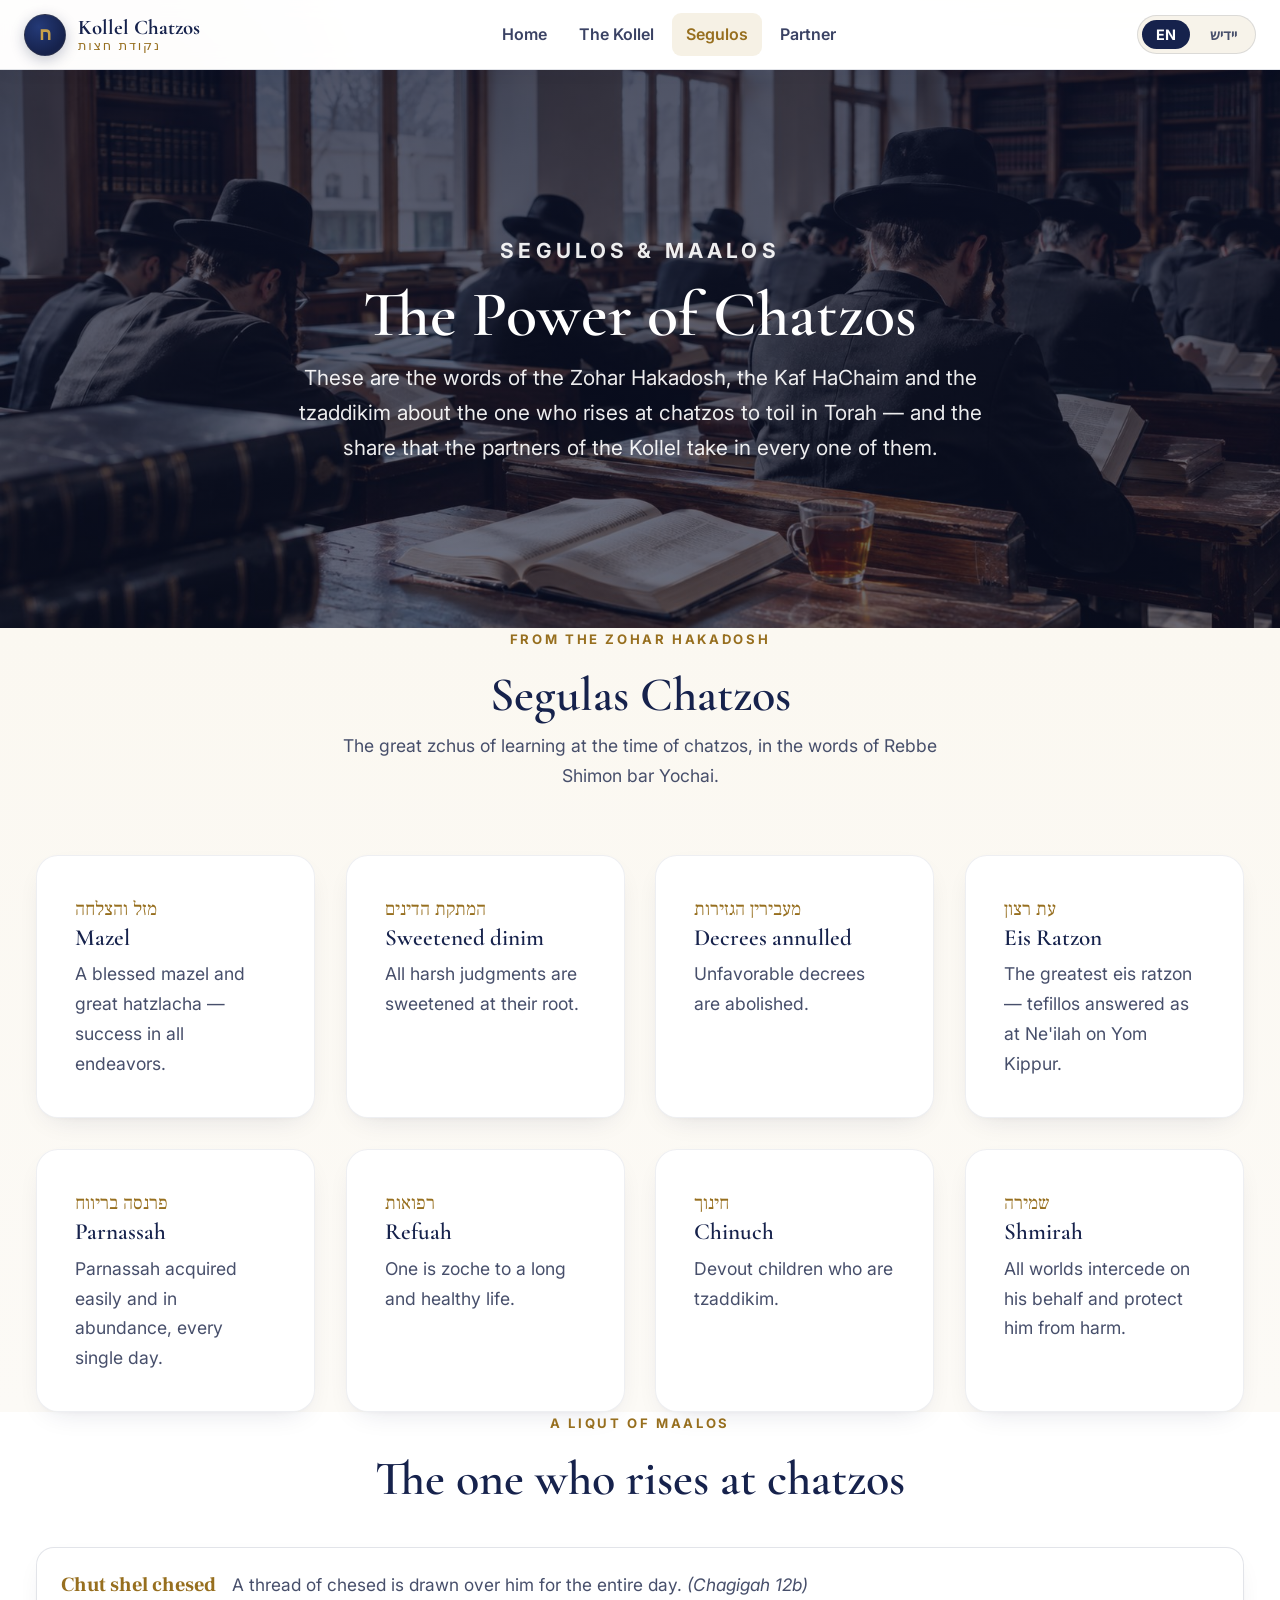
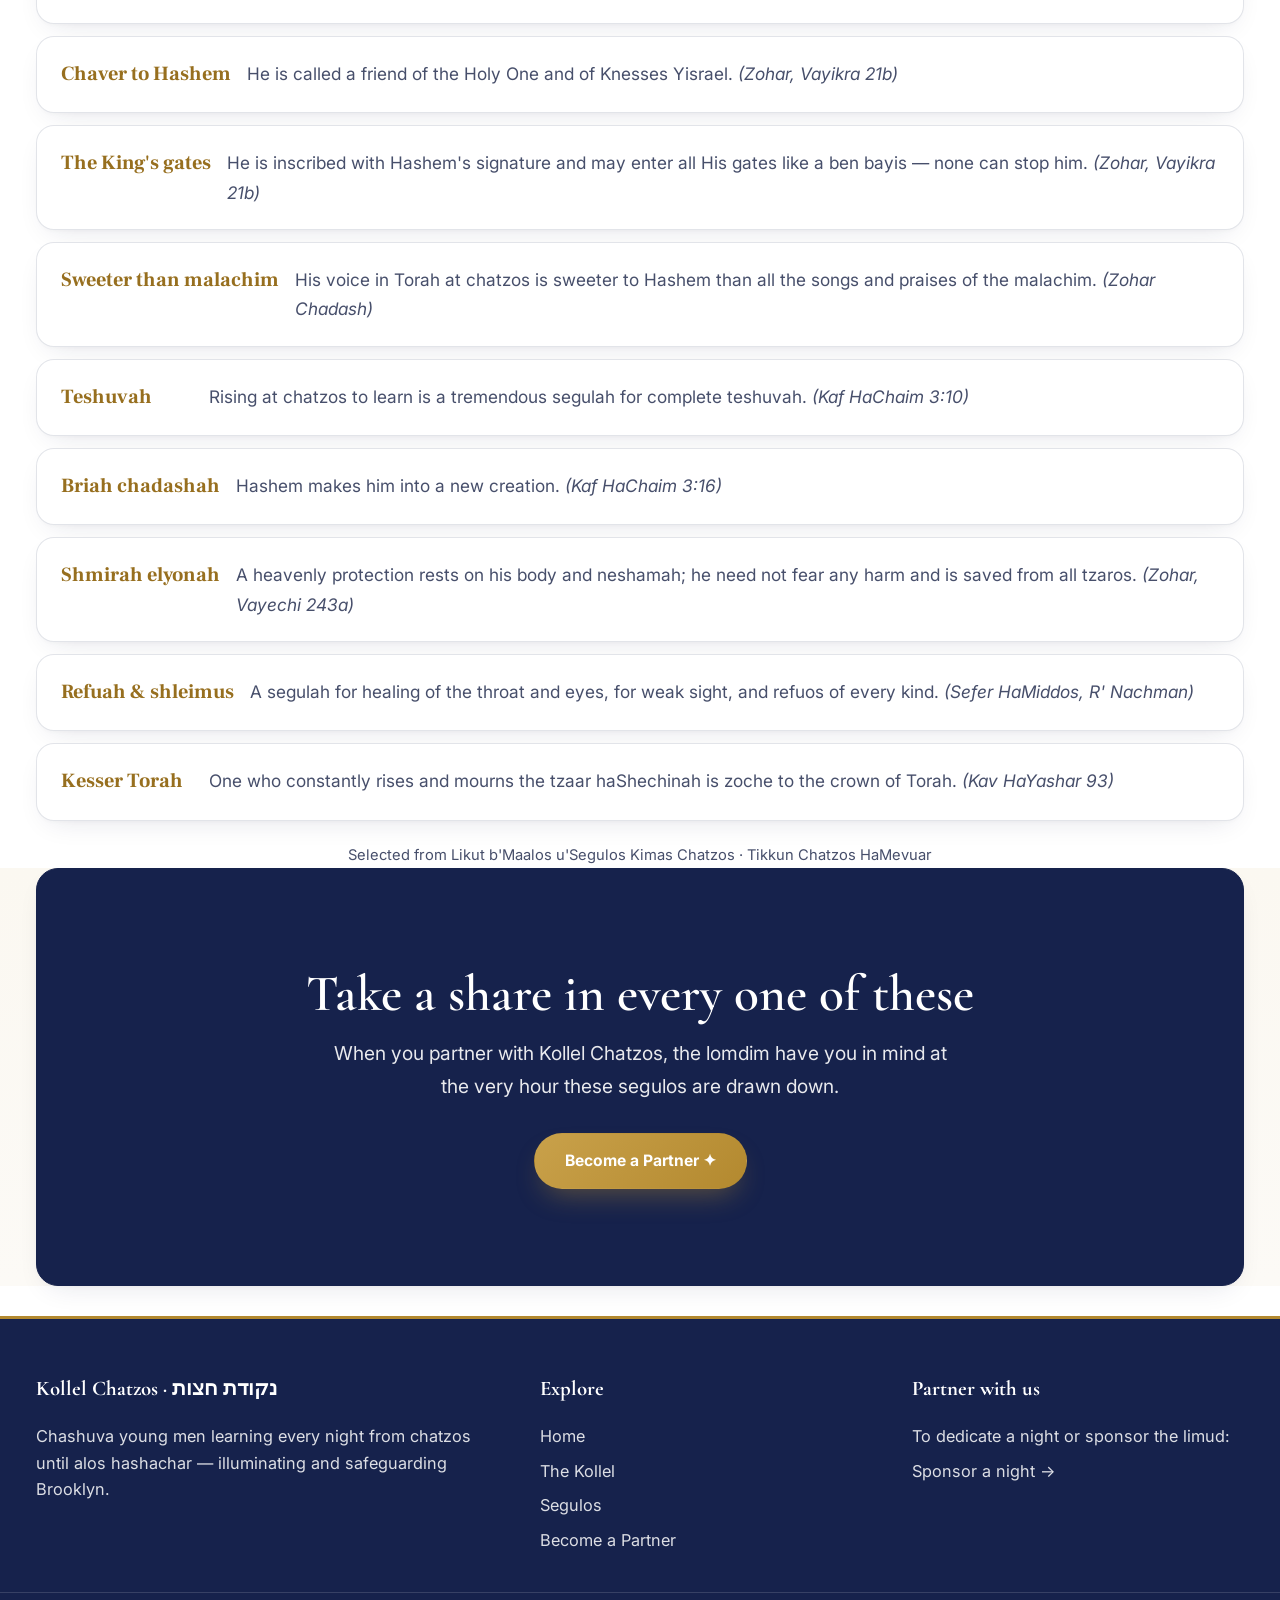
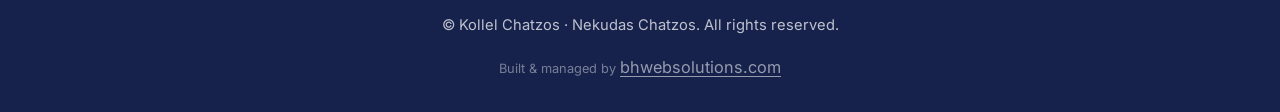
<file: segulos.html>
<!DOCTYPE html>
<html lang="en" dir="ltr">
<head>
  <meta charset="UTF-8" />
  <meta name="viewport" content="width=device-width, initial-scale=1.0" />
  <link rel="icon" type="image/svg+xml" href="favicon.svg" />
  <link rel="icon" type="image/png" sizes="32x32" href="favicon-32.png" />
  <link rel="icon" type="image/png" sizes="16x16" href="favicon-16.png" />
  <link rel="apple-touch-icon" href="apple-touch-icon.png" />
  <meta name="theme-color" content="#16224c" />
  <title>Segulos & Maalos · Kollel Chatzos — The Power of Chatzos</title>
  <meta name="description" content="The segulos and maalos of rising at chatzos to learn Torah — from the Zohar Hakadosh, Kaf HaChaim, and Sefer HaMiddos: mazel, parnassah, refuah, chinuch, shmirah and more." />
  <link rel="preconnect" href="https://fonts.googleapis.com">
  <link rel="preconnect" href="https://fonts.gstatic.com" crossorigin>
  <link href="https://fonts.googleapis.com/css2?family=Cormorant+Garamond:wght@500;600;700&family=Inter:wght@400;500;600;700&family=Frank+Ruhl+Libre:wght@400;500;700&family=Heebo:wght@400;500;700&display=swap" rel="stylesheet">
  <style>
/* =========================================================
   Kollel Chatzos — Nekudas Chatzos
   LIGHT theme · white background · navy + gold accents
   bilingual (English / Yiddish)
   ========================================================= */

:root {
  --bg:        #ffffff;
  --bg-soft:   #f7f3ea;
  --bg-cream:  #faf7f0;
  --ink:       #1a2545;
  --ink-soft:  #5c6480;
  --navy:      #16224c;
  --navy-700:  #243a78;
  --gold:      #b3892f;
  --gold-deep: #976f1f;
  --gold-200:  #c9a14a;
  --gold-soft: rgba(179, 137, 47, 0.12);
  --line:      rgba(22, 34, 76, 0.12);
  --card:      #ffffff;
  --maxw: 1280px;
  --shadow: 0 14px 36px rgba(22, 34, 76, 0.08);
  --shadow-lg: 0 22px 50px rgba(22, 34, 76, 0.12);
  --radius: 16px;
  scroll-behavior: smooth;
}

* { margin: 0; padding: 0; box-sizing: border-box; }

html, body { background: var(--bg); }

body {
  font-family: 'Inter', system-ui, sans-serif;
  color: var(--ink);
  line-height: 1.7;
  overflow-x: hidden;
  background:
    radial-gradient(900px 480px at 85% -6%, rgba(179,137,47,0.06), transparent 60%),
    radial-gradient(800px 460px at 5% 4%, rgba(22,34,76,0.05), transparent 55%),
    var(--bg);
  background-attachment: fixed;
}

/* ---------- bilingual visibility ---------- */
.yi { display: none; }
body.lang-yi .en { display: none; }
body.lang-yi .yi { display: revert; }

/* Yiddish typography + RTL */
body.lang-yi {
  direction: rtl;
  font-family: 'Frank Ruhl Libre', 'Heebo', serif;
}
body.lang-yi .brand-script { font-family: 'Frank Ruhl Libre', serif; }
.yi { font-family: 'Frank Ruhl Libre', 'Heebo', serif; }
body.lang-yi h1, body.lang-yi h2, body.lang-yi h3 { letter-spacing: 0; }

/* ---------- typography ---------- */
h1, h2, h3, .display {
  font-family: 'Cormorant Garamond', 'Frank Ruhl Libre', serif;
  font-weight: 600;
  line-height: 1.15;
  color: var(--navy);
}
h2.section-title {
  font-size: clamp(2rem, 4vw, 3rem);
  margin-bottom: 0.4rem;
}
.eyebrow {
  text-transform: uppercase;
  letter-spacing: 0.26em;
  font-size: 0.74rem;
  font-weight: 700;
  color: var(--gold);
  font-family: 'Inter', sans-serif;
}
body.lang-yi .eyebrow { letter-spacing: 0.1em; }
a { color: var(--gold-deep); text-decoration: none; }

.gold { color: var(--gold-deep); }
.serif { font-family: 'Cormorant Garamond', serif; }

/* ---------- decorative layer (subtle on light) ---------- */
.stars {
  position: fixed; inset: 0; z-index: 0; pointer-events: none;
  background-image:
    radial-gradient(1.5px 1.5px at 20% 30%, rgba(179,137,47,.16), transparent),
    radial-gradient(1.5px 1.5px at 75% 18%, rgba(22,34,76,.10), transparent),
    radial-gradient(1.5px 1.5px at 88% 62%, rgba(179,137,47,.14), transparent);
  background-repeat: repeat; background-size: 760px 760px;
  opacity: .7;
}

/* ---------- layout ---------- */
.wrap { max-width: var(--maxw); margin: 0 auto; padding: 0 24px; position: relative; z-index: 2; }
section { position: relative; z-index: 2; padding: 80px 0; }
.center { text-align: center; }

/* ---------- nav ---------- */
header.nav {
  position: sticky; top: 0; z-index: 50;
  backdrop-filter: blur(10px);
  background: rgba(255, 255, 255, 0.9);
  border-bottom: 1px solid var(--line);
  box-shadow: 0 2px 18px rgba(22,34,76,0.04);
}
.nav-inner {
  max-width: var(--maxw); margin: 0 auto; padding: 13px 24px;
  display: flex; align-items: center; justify-content: space-between; gap: 16px;
}
.brand { display: flex; align-items: center; gap: 12px; }
.brand .seal {
  width: 42px; height: 42px; border-radius: 50%;
  display: grid; place-items: center;
  background: radial-gradient(circle at 35% 30%, var(--navy-700), var(--navy) 70%);
  color: var(--gold-200); font-family: 'Cormorant Garamond', serif;
  font-weight: 700; font-size: 1.2rem; box-shadow: 0 4px 14px rgba(22,34,76,.25);
  border: 1px solid var(--gold-soft);
}
.brand-text { display: flex; flex-direction: column; line-height: 1.05; }
.brand-text .brand-name { font-family: 'Cormorant Garamond', serif; font-size: 1.3rem; color: var(--navy); font-weight: 700; }
.brand-text .brand-sub { font-size: 0.7rem; letter-spacing: 0.2em; text-transform: uppercase; color: var(--gold); }

.nav-links { display: flex; align-items: center; gap: 4px; }
.nav-links a {
  color: var(--ink-soft); font-size: 0.92rem; font-weight: 600;
  padding: 8px 14px; border-radius: 9px; transition: .2s;
  font-family: 'Inter', sans-serif;
}
body.lang-yi .nav-links a, body.lang-yi .brand-sub { font-family: 'Frank Ruhl Libre', serif; }
.nav-links a:hover { color: var(--navy); background: rgba(22,34,76,.05); }
.nav-links a.active { color: var(--gold-deep); background: var(--gold-soft); }

.lang-toggle {
  display: inline-flex; align-items: center; gap: 6px;
  border: 1px solid var(--line); border-radius: 999px; padding: 4px;
  background: var(--bg-soft);
}
.lang-toggle button {
  cursor: pointer; border: 0; background: transparent; color: var(--ink-soft);
  font-size: 0.82rem; font-weight: 700; padding: 5px 12px; border-radius: 999px;
  font-family: 'Inter', sans-serif; transition: .2s;
}
.lang-toggle button.on { background: var(--navy); color: #fff; }

.nav-toggle { display: none; background: none; border: 0; cursor: pointer; }
.nav-toggle span { display: block; width: 24px; height: 2px; background: var(--navy); margin: 5px 0; transition: .2s; }

/* ---------- hero ---------- */
.hero {
  padding: clamp(80px, 13vw, 140px) 0 90px; text-align: center;
  background: linear-gradient(180deg, var(--bg-cream), var(--bg));
}
.hero .moon {
  width: 92px; height: 92px; margin: 0 auto 26px; border-radius: 50%;
  background: radial-gradient(circle at 38% 35%, #fff3d4, var(--gold-200) 55%, var(--gold) 88%);
  box-shadow: 0 10px 36px rgba(179,137,47,.35), inset -8px -8px 20px rgba(151,111,31,.28);
  position: relative;
}
.hero .moon::after {
  content: ""; position: absolute; inset: -16px; border-radius: 50%;
  border: 1px solid var(--gold-soft);
}
.hero h1 {
  font-size: clamp(2.6rem, 7vw, 5.2rem); margin: 8px 0 6px;
  letter-spacing: 0.4px; color: var(--navy);
}
.hero .brand-script { display: block; color: var(--gold-deep); font-size: clamp(1.4rem, 3.4vw, 2.2rem); font-weight: 500; }
.hero .lede {
  max-width: 720px; margin: 22px auto 0; color: var(--ink-soft);
  font-size: clamp(1.05rem, 1.6vw, 1.22rem);
}
.hero-cta { margin-top: 36px; display: flex; gap: 14px; justify-content: center; flex-wrap: wrap; }

/* ---------- buttons ---------- */
.btn {
  display: inline-flex; align-items: center; gap: 9px;
  font-family: 'Inter', sans-serif; font-weight: 700; font-size: 0.98rem;
  padding: 13px 28px; border-radius: 999px; cursor: pointer; border: 1px solid transparent;
  transition: transform .15s ease, box-shadow .2s ease, background .2s;
}
body.lang-yi .btn { font-family: 'Frank Ruhl Libre', serif; }
.btn-gold {
  background: linear-gradient(135deg, var(--gold-200), var(--gold));
  color: #fff; box-shadow: 0 8px 22px rgba(179,137,47,.32);
}
.btn-gold:hover { transform: translateY(-2px); box-shadow: 0 14px 30px rgba(179,137,47,.42); }
.btn-ghost { border-color: var(--navy); color: var(--navy); background: transparent; }
.btn-ghost:hover { background: var(--navy); color: #fff; transform: translateY(-2px); }

/* ---------- stat band ---------- */
.stats { display: grid; grid-template-columns: repeat(3, 1fr); gap: 20px; }
.stat {
  text-align: center; padding: 32px 20px; border-radius: var(--radius);
  border: 1px solid var(--line); background: var(--card); box-shadow: var(--shadow);
}
.stat .num { font-family: 'Cormorant Garamond', serif; font-size: 3rem; color: var(--gold-deep); line-height: 1; }
.stat .lab { margin-top: 8px; color: var(--ink-soft); font-size: 0.95rem; }

/* ---------- cards ---------- */
.grid { display: grid; gap: 20px; }
.grid-2 { grid-template-columns: repeat(2, 1fr); }
.grid-3 { grid-template-columns: repeat(3, 1fr); }
.grid-4 { grid-template-columns: repeat(4, 1fr); }

.card {
  background: var(--card);
  border: 1px solid var(--line); border-radius: var(--radius);
  padding: 28px 26px; box-shadow: var(--shadow);
  transition: transform .2s ease, border-color .2s ease, box-shadow .2s ease;
}
.card:hover { transform: translateY(-4px); border-color: var(--gold-200); box-shadow: var(--shadow-lg); }
.card .ic {
  width: 50px; height: 50px; border-radius: 13px; display: grid; place-items: center;
  background: var(--gold-soft); color: var(--gold-deep); font-size: 1.45rem; margin-bottom: 15px;
}
.card h3 { font-size: 1.45rem; margin-bottom: 8px; color: var(--navy); }
.card p { color: var(--ink-soft); }
.card .heb { color: var(--gold-deep); font-family: 'Frank Ruhl Libre', serif; font-size: 1.05rem; }

/* ---------- prose / panel ---------- */
.lead-row { display: grid; grid-template-columns: 1fr 1fr; gap: 52px; align-items: center; }
.prose p { color: var(--ink-soft); margin-bottom: 16px; font-size: 1.05rem; }
.prose p strong { color: var(--ink); }

.panel {
  border: 1px solid var(--line); border-radius: var(--radius); padding: 40px;
  background: var(--bg-cream); box-shadow: var(--shadow);
}

/* ---------- quote ---------- */
.quote { border-inline-start: 3px solid var(--gold); padding: 6px 0 6px 24px; margin: 8px 0; }
body.lang-yi .quote { padding: 6px 24px 6px 0; }
.quote .heb { font-family: 'Frank Ruhl Libre', serif; font-size: 1.3rem; color: var(--navy); line-height: 1.8; }
.quote .src { color: var(--gold-deep); font-size: 0.85rem; margin-top: 8px; letter-spacing: .04em; }
.quote .tr { color: var(--ink-soft); font-style: italic; margin-top: 10px; }

/* ---------- segula list ---------- */
.segula-list { display: grid; gap: 12px; }
.segula {
  display: flex; gap: 16px; align-items: flex-start;
  padding: 18px 22px; border-radius: 14px; border: 1px solid var(--line);
  background: var(--card); box-shadow: var(--shadow);
}
.segula .tag {
  flex: 0 0 auto; font-family: 'Frank Ruhl Libre', serif; color: var(--gold-deep);
  font-size: 1.15rem; min-width: 132px; font-weight: 700;
}
.segula p { color: var(--ink-soft); margin: 0; }

/* ---------- schedule / timeline ---------- */
.tline { display: grid; gap: 0; }
.tline .row {
  display: grid; grid-template-columns: 150px 1fr; gap: 24px;
  padding: 20px 0; border-top: 1px solid var(--line); align-items: baseline;
}
.tline .row:last-child { border-bottom: 1px solid var(--line); }
.tline .when { color: var(--gold-deep); font-family: 'Cormorant Garamond', serif; font-size: 1.5rem; }
.tline .what h3 { font-size: 1.25rem; }
.tline .what p { color: var(--ink-soft); margin-top: 4px; }

/* ---------- CTA band ---------- */
.cta-band { text-align: center; }
.cta-band .panel { padding: 62px 40px; background: var(--navy); border-color: var(--navy); }
.cta-band .panel h2 { color: #fff; }
.cta-band .panel .eyebrow { color: var(--gold-200); }
.cta-band h2 { font-size: clamp(2rem, 4.5vw, 3.2rem); }
.cta-band p { color: rgba(255,255,255,.82); max-width: 640px; margin: 14px auto 0; }

/* ---------- tiers ---------- */
.tier { text-align: center; position: relative; }
.tier.feat { border-color: var(--gold); box-shadow: 0 0 0 1px var(--gold), var(--shadow-lg); }
.tier .price { font-family: 'Cormorant Garamond', serif; font-size: 2.6rem; color: var(--gold-deep); margin: 6px 0; }
.tier .per { color: var(--ink-soft); font-size: .85rem; }
.tier ul { list-style: none; margin: 18px 0; text-align: start; }
.tier li { color: var(--ink-soft); padding: 7px 0; border-bottom: 1px dashed var(--line); }
.tier li::before { content: "✦"; color: var(--gold); margin-inline-end: 10px; }
.badge {
  position: absolute; top: -13px; inset-inline-start: 50%; transform: translateX(-50%);
  background: var(--gold); color: #fff; font-size: .7rem; font-weight: 700;
  padding: 4px 14px; border-radius: 999px; letter-spacing: .05em; text-transform: uppercase; white-space: nowrap;
}
body.lang-yi .badge { letter-spacing: 0; font-size: .66rem; }

/* ---------- contact ---------- */
.contact-grid { display: grid; grid-template-columns: 1fr 1fr; gap: 44px; align-items: start; }
.field { margin-bottom: 16px; }
.field label { display: block; font-size: .85rem; color: var(--ink-soft); margin-bottom: 6px; }
.field input, .field textarea, .field select {
  width: 100%; padding: 12px 14px; border-radius: 11px; font-family: inherit; font-size: 1rem;
  background: #fff; border: 1px solid var(--line); color: var(--ink);
}
.field input:focus, .field textarea:focus, .field select:focus { outline: none; border-color: var(--gold); box-shadow: 0 0 0 3px var(--gold-soft); }
.info-line { display: flex; gap: 14px; align-items: center; padding: 14px 0; border-bottom: 1px solid var(--line); }
.info-line .ic { color: var(--gold-deep); font-size: 1.3rem; }
.info-line b { color: var(--navy); display: block; }
.info-line span { color: var(--ink-soft); font-size: .92rem; }

/* ---------- interior page hero ---------- */
.page-hero { position: relative; text-align: center; display: flex; flex-direction: column; align-items: center; justify-content: center; min-height: 62vh; padding: clamp(70px,9vw,120px) 0; background: linear-gradient(180deg, rgba(13,19,44,.72), rgba(13,19,44,.60)), url("hero-learning.jpg") center 30%/cover no-repeat; }
.page-hero h1 { font-size: clamp(2.4rem, 6vw, 4rem); margin: 10px 0 8px; color: #fff; }
.page-hero p { color: rgba(255,255,255,.86); max-width: 660px; margin: 0 auto; }

/* ---------- footer ---------- */
footer.foot {
  position: relative; z-index: 2; border-top: 3px solid var(--gold);
  background: var(--navy); padding: 52px 0 28px; margin-top: 30px;
}
.foot-grid { display: grid; grid-template-columns: 1.4fr 1fr 1fr; gap: 40px; }
.foot h4 { color: #fff; font-family: 'Cormorant Garamond', serif; font-size: 1.3rem; margin-bottom: 12px; }
.foot a, .foot p { color: rgba(255,255,255,.72); display: block; padding: 4px 0; font-size: .95rem; }
.foot a:hover { color: var(--gold-200); }
.foot .copy { text-align: center; color: rgba(255,255,255,.6); font-size: .85rem; margin-top: 34px; padding-top: 20px; border-top: 1px solid rgba(255,255,255,.14); }

/* ---------- reveal ---------- */
.reveal { opacity: 0; transform: translateY(20px); transition: opacity .7s ease, transform .7s ease; }
.reveal.in { opacity: 1; transform: none; }

/* ---------- responsive ---------- */
@media (max-width: 920px) {
  .lead-row, .contact-grid { grid-template-columns: 1fr; gap: 32px; }
  .grid-3, .grid-4 { grid-template-columns: repeat(2, 1fr); }
  .nav-links { display: none; }
  .nav-toggle { display: block; }
  header.nav.open .nav-links {
    display: flex; flex-direction: column; align-items: stretch;
    position: absolute; top: 100%; inset-inline: 0; padding: 12px 20px 18px;
    background: #fff; border-bottom: 1px solid var(--line); box-shadow: var(--shadow);
  }
}
@media (max-width: 620px) {
  .stats, .grid-2, .grid-3, .grid-4 { grid-template-columns: 1fr; }
  .tline .row { grid-template-columns: 1fr; gap: 4px; }
  .segula { flex-direction: column; gap: 4px; }
  .foot-grid { grid-template-columns: 1fr; }
  section { padding: 56px 0; }
}
  /* ===== polish & breathing room (added) ===== */
section{ padding-block: clamp(88px,11vw,140px); }
.eyebrow{ margin-bottom: 1.1rem; }
.section-title{ margin-bottom: 1.1rem; line-height: 1.14; }
.grid{ gap: clamp(22px,2.4vw,34px); }
.grid-2,.grid-3,.grid-4{ margin-top: clamp(40px,5vw,64px); }
.card{ padding: clamp(28px,3vw,38px); }
.card .ic{ width:54px; height:54px; border-radius:14px; }
.card .ic svg{ width:26px; height:26px; stroke:currentColor; stroke-width:1.6; fill:none; }
.card:hover{ box-shadow: 0 26px 50px -22px rgba(22,34,76,.30); }
.cta-band .panel{ padding: clamp(56px,8vw,96px) clamp(28px,5vw,64px); }
section.wrap:nth-of-type(even){ background:#FBF8F1; }
  /* ===== Sprout-inspired polish pass ===== */
  :root{
    --radius: 22px;
    --shadow: 0 10px 30px -14px rgba(22,34,76,.16), 0 3px 8px -5px rgba(22,34,76,.08);
    --shadow-lg: 0 34px 64px -26px rgba(22,34,76,.24), 0 8px 18px -10px rgba(22,34,76,.10);
  }
  .btn{ padding: 14px 30px; }
  .btn-gold{ box-shadow: 0 14px 28px -10px rgba(179,137,47,.46); }
  .btn-gold:hover{ box-shadow: 0 20px 38px -10px rgba(179,137,47,.5); }
  .card{ border-color: rgba(22,34,76,.07); }
  .card:hover{ transform: translateY(-6px); }
  .stat{ border-color: rgba(22,34,76,.07); }
  .segula{ border-radius: 18px; }

  /* ===== Dynamic color · glow · motion (luminous-night) ===== */
  :root{ --silver:#cfd6e4; --silver-2:#aeb7c9; --silver-soft:rgba(174,183,201,.16); }
  .glows{ position:fixed; inset:0; z-index:0; pointer-events:none; overflow:hidden; }
  .glows span{ position:absolute; border-radius:50%; filter:blur(46px); }
  .glows .g1{ width:44vw;height:44vw; left:-12vw; top:-10vw; background:radial-gradient(circle,rgba(179,137,47,.20),transparent 70%); animation:kcFloatA 17s ease-in-out infinite; }
  .glows .g2{ width:40vw;height:40vw; right:-14vw; top:16vh; background:radial-gradient(circle,rgba(36,58,120,.18),transparent 70%); animation:kcFloatB 21s ease-in-out infinite; }
  .glows .g3{ width:36vw;height:36vw; left:8vw; bottom:-14vw; background:radial-gradient(circle,rgba(207,214,228,.22),transparent 70%); animation:kcFloatA 24s ease-in-out infinite reverse; }
  @keyframes kcFloatA{ 0%,100%{transform:translate(0,0)} 50%{transform:translate(3.5vw,3vh)} }
  @keyframes kcFloatB{ 0%,100%{transform:translate(0,0)} 50%{transform:translate(-3vw,2.5vh)} }
  .stat .num{ background:linear-gradient(135deg,var(--gold-deep),var(--gold-200)); -webkit-background-clip:text; background-clip:text; -webkit-text-fill-color:transparent; }
  @media(prefers-reduced-motion:reduce){ .glows span{ animation:none } }

  /* ===== small edge fixes ===== */
  .wrap{ padding-inline: clamp(20px, 3.6vw, 36px); }
  section.wrap:nth-of-type(even){ background: transparent; position: relative; }
  section.wrap:nth-of-type(even)::before{
    content:""; position:absolute; top:0; bottom:0; left:50%;
    width:100vw; transform:translateX(-50%);
    background:linear-gradient(180deg,#FBF8F1,#FCFAF6); z-index:-1;
  }

/* ============================================================
   READABILITY & CLARITY POLISH
   Layers on top of existing CSS. Bigger, clearer, calmer.
   No color/font/layout changes — only size, leading, contrast,
   spacing. Hebrew/Yiddish (.yi / body.lang-yi) gets extra size
   + generous line-height. Keeps the navy/gold luminous look.
   ============================================================ */

/* ---- 1. Comfortable reading baseline + darker muted ink ---- */
:root{
  --ink-soft: #474f6b;          /* darken muted body text for contrast on cream/white */
  --muted:    #474f6b;          /* define the token referenced (but undefined) inline */
  --text:     var(--ink);       /* define the token referenced (but undefined) inline */
}
body{ font-size: 1.06rem; }      /* ~17px reading base, up from 16px default */

/* ---- 2. Hebrew / Yiddish global: a touch larger + much looser leading ---- */
body.lang-yi{ line-height: 1.9; }
.yi{ font-size: 1.05em; }         /* Hebrew glyphs read smaller at equal px — nudge up */

/* ---- 3. Card descriptions (main "too small" offender) ---- */
.card p{
  font-size: 1.1rem !important;
  line-height: 1.7;
  color: #474f6b;
}
.card p .yi,
body.lang-yi .card p{
  font-size: 1.18rem !important;
  line-height: 1.9 !important;
}
.card .heb{ font-size: 1.18rem !important; line-height: 1.65; }

/* ---- 4. Prose / intro / page-hero paragraphs ---- */
.prose p{
  font-size: 1.12rem !important;
  line-height: 1.75;
  margin-bottom: 18px;
  color: #474f6b;
}
body.lang-yi .prose p{ font-size: 1.2rem !important; line-height: 1.9; }

.page-hero p{ font-size: clamp(1.12rem, 1.7vw, 1.3rem) !important; color: rgba(255,255,255,.92); max-width: 720px; }
body.lang-yi .page-hero p{ font-size: clamp(1.22rem, 2vw, 1.38rem) !important; line-height: 1.85; }

/* ---- 5. Hero lede over the photo ---- */
.hero .lede{ font-size: clamp(1.14rem, 1.7vw, 1.3rem); color: rgba(255,255,255,.9); }
body.lang-yi .hero .lede{ font-size: clamp(1.22rem, 2vw, 1.42rem); line-height: 1.85; }

/* ---- 6. Stat labels under the big gold numbers ---- */
.stat .lab{ font-size: 1.02rem; line-height: 1.5; color: #474f6b; }
body.lang-yi .stat .lab{ font-size: 1.12rem; line-height: 1.75; }

/* ---- 7. Quick-give subtitle (focal CTA under hero) ---- */
.quickgive .qg-sub{ font-size: 1.08rem; line-height: 1.6; color: #474f6b; }
body.lang-yi .quickgive .qg-sub{ font-size: 1.16rem; line-height: 1.85; }

/* ---- 8. Testimonial / inline body paragraphs that lean on undefined tokens ---- */
.card p[style*="--text"]{ font-size: 1.12rem !important; line-height: 1.7; color: var(--ink) !important; }
body.lang-yi .card p[style*="--text"]{ font-size: 1.2rem !important; line-height: 1.9; }
p[style*="--muted"]{ color: var(--ink-soft) !important; font-size: 1.1rem; line-height: 1.7; }
body.lang-yi p[style*="--muted"]{ font-size: 1.18rem; line-height: 1.9; }

/* ---- 9. Quote block: translation, source, vocalized Hebrew verse ---- */
.quote .tr{ font-size: 1.06rem; line-height: 1.6; }
body.lang-yi .quote .tr{ font-size: 1.14rem; line-height: 1.85; }
.quote .src{ font-size: 0.95rem; letter-spacing: 0; }
.quote .heb{ font-size: 1.38rem; line-height: 1.95; letter-spacing: 0; }  /* room for nikud */

/* ---- 10. Segula list (used on segulos/partner) ---- */
.segula{ padding: 22px 24px; }
.segula p{ font-size: 1.08rem; line-height: 1.7; color: #474f6b; }
.segula .tag{ font-size: 1.26rem; line-height: 1.55; }
body.lang-yi .segula p{ font-size: 1.18rem; line-height: 1.9; }

/* ---- 11. Timeline / schedule descriptions (about page) ---- */
.tline .what p{ font-size: 1.08rem; line-height: 1.65; color: #474f6b; }
body.lang-yi .tline .what p{ font-size: 1.18rem; line-height: 1.9; }

/* ---- 12. CTA band paragraph on navy ---- */
.cta-band p{ font-size: clamp(1.1rem, 1.5vw, 1.22rem); color: rgba(255,255,255,.9); line-height: 1.7; }
body.lang-yi .cta-band p{ font-size: clamp(1.2rem, 1.7vw, 1.32rem); line-height: 1.9; }

/* ---- 13. Footer: bigger + stronger contrast on navy ---- */
.foot a, .foot p{ font-size: 1.02rem; line-height: 1.65; color: rgba(255,255,255,.85); }
body.lang-yi .foot a, body.lang-yi .foot p{ font-size: 1.12rem; line-height: 1.9; }
.foot .copy{ font-size: 0.92rem; color: rgba(255,255,255,.72); }
.foot .credit { text-align: center; color: rgba(255,255,255,.42); font-size: .8rem; margin-top: 8px; }
.foot .credit a { display: inline; padding: 0; color: rgba(255,255,255,.55); text-decoration: underline; text-underline-offset: 3px; }
.foot .credit a:hover { color: var(--gold-200); }
body.lang-yi .foot h4{ font-size: 1.45rem; line-height: 1.4; }

/* ---- 14. Nav, language toggle, eyebrows, brand sub-line ---- */
.nav-links a{ font-size: 1rem; color: #3a4264; }
body.lang-yi .nav-links a{ font-size: 1.08rem; }
.lang-toggle button{ font-size: 0.9rem; padding: 6px 14px; }
body.lang-yi .lang-toggle button{ font-size: 0.98rem; }
.eyebrow{ font-size: 0.82rem; letter-spacing: 0.2em; color: var(--gold-deep); }
body.lang-yi .eyebrow{ font-size: 0.94rem; letter-spacing: 0; }
.brand-text .brand-sub{ font-size: 0.8rem; letter-spacing: 0.14em; color: var(--gold-deep); }

/* ---- 15. Tiers, contact, form labels (partner / contact, shared CSS) ---- */
.tier .per{ font-size: 0.95rem; }
.tier li{ font-size: 1.05rem; color: #474f6b; padding: 9px 0; }
body.lang-yi .tier li{ font-size: 1.14rem; line-height: 1.85; }
.info-line span{ font-size: 1rem; color: #474f6b; }
.field label{ font-size: 0.95rem; color: #3a4264; font-weight: 500; }
body.lang-yi .field label{ font-size: 1.05rem; }

/* ---- 16. Emphasis weight so <strong> reads clearly at base weight 400 ---- */
.prose p strong, p strong{ font-weight: 600; }
      </style>
</head>
<body class="lang-en">
  <div class="stars"></div>
  <div class="glows" aria-hidden="true"><span class="g1"></span><span class="g2"></span><span class="g3"></span></div>

  <header class="nav">
    <div class="nav-inner">
      <a class="brand" href="index.html">
        <span class="seal">ח</span>
        <span class="brand-text">
          <span class="brand-name">Kollel Chatzos</span>
          <span class="brand-sub">נקודת חצות</span>
        </span>
      </a>
      <nav class="nav-links">
        <a href="index.html"><span class="en">Home</span><span class="yi">היים</span></a>
        <a href="about.html"><span class="en">The Kollel</span><span class="yi">דער כולל</span></a>
        <a href="segulos.html" class="active"><span class="en">Segulos</span><span class="yi">סגולות</span></a>
        <a href="partner.html"><span class="en">Partner</span><span class="yi">ווערט א שותף</span></a>
      </nav>
      <div style="display:flex;align-items:center;gap:12px;">
        <div class="lang-toggle" role="group" aria-label="Language">
          <button data-lang="en">EN</button>
          <button data-lang="yi">יידיש</button>
        </div>
        <button class="nav-toggle" aria-label="Menu"><span></span><span></span><span></span></button>
      </div>
    </div>
  </header>

  <section class="page-hero">
   <div class="page-hero-inner wrap">
    <p class="eyebrow"><span class="en">Segulos & Maalos</span><span class="yi">ברכות און סגולות</span></p>
    <h1><span class="en">The Power of Chatzos</span><span class="yi">די געוואלדיגע כוח פון חצות</span></h1>
    <p><span class="en">These are the words of the Zohar Hakadosh, the Kaf HaChaim and the tzaddikim about the one who rises at chatzos to toil in Torah — and the share that the partners of the Kollel take in every one of them.</span><span class="yi">דאס זענען די הייליגע ווערטער פונעם זוהר הקדוש, דעם כף החיים, און פון צדיקים איבער די וואס שטייען אויף חצות הלילה זיך מוסר נפש זיין צו לערנען די הייליגע תורה – און די חלק וואס די שותפי הכולל האבן אין יעדן איינעם פון די דאזיגע ברכות.</span></p>
   </div>
  </section>

  <!-- SEGULOS GRID (from English flyer) -->
  <section class="wrap">
    <div class="center reveal" style="margin-bottom:40px;">
      <p class="eyebrow"><span class="en">From the Zohar Hakadosh</span><span class="yi">פונעם זוהר הקדוש</span></p>
      <h2 class="section-title"><span class="en">Segulas Chatzos</span><span class="yi">די השפעות פון חצות</span></h2>
      <p style="color:var(--muted);max-width:620px;margin:8px auto 0;"><span class="en">The great zchus of learning at the time of chatzos, in the words of Rebbe Shimon bar Yochai.</span><span class="yi">די אומגעהויערע זכות פון לערנען אין די צייט פון חצות, לויט די ווערטער פונעם הייליגן תנא רבי שמעון בר יוחאי.</span></p>
    </div>
    <div class="grid grid-4">
      <div class="card reveal">
        <p class="heb">מזל והצלחה</p>
        <h3><span class="en">Mazel</span><span class="yi">מזל וברכה</span></h3>
        <p><span class="en">A blessed mazel and great hatzlacha — success in all endeavors.</span><span class="yi">א מזל ברכה און א געוואלדיגע הצלחה אין אלע ענינים.</span></p>
      </div>
      <div class="card reveal">
        <p class="heb">המתקת הדינים</p>
        <h3><span class="en">Sweetened dinim</span><span class="yi">ממתיק דינים זיין</span></h3>
        <p><span class="en">All harsh judgments are sweetened at their root.</span><span class="yi">אלע הארבע דינים ווערן נמתק ביים אליין שורש.</span></p>
      </div>
      <div class="card reveal">
        <p class="heb">מעבירין הגזירות</p>
        <h3><span class="en">Decrees annulled</span><span class="yi">מבטל זיין גזירות</span></h3>
        <p><span class="en">Unfavorable decrees are abolished.</span><span class="yi">אומגוטע גזירות ווערן אינגאנצן בטל ומבוטל.</span></p>
      </div>
      <div class="card reveal">
        <p class="heb">עת רצון</p>
        <h3><span class="en">Eis Ratzon</span><span class="yi">א עת רצון</span></h3>
        <p><span class="en">The greatest eis ratzon — tefillos answered as at Ne'ilah on Yom Kippur.</span><span class="yi">די גרעסטע עת רצון – די תפילות ווערן אנגענומען פונקט ווי ביי נעילה אום יום כיפור.</span></p>
      </div>
      <div class="card reveal">
        <p class="heb">פרנסה בריווח</p>
        <h3><span class="en">Parnassah</span><span class="yi">פרנסה בריווח</span></h3>
        <p><span class="en">Parnassah acquired easily and in abundance, every single day.</span><span class="yi">פרנסה קומט אן גרינגערהייט און מיט א ברייטקייט, יעדן איינציגן טאג.</span></p>
      </div>
      <div class="card reveal">
        <p class="heb">רפואות</p>
        <h3><span class="en">Refuah</span><span class="yi">רפואה און געזונט</span></h3>
        <p><span class="en">One is zoche to a long and healthy life.</span><span class="yi">מען איז זוכה צו אריכות ימים ושנים געזונטערהייט.</span></p>
      </div>
      <div class="card reveal">
        <p class="heb">חינוך</p>
        <h3><span class="en">Chinuch</span><span class="yi">ערליכע דורות</span></h3>
        <p><span class="en">Devout children who are tzaddikim.</span><span class="yi">מען איז זוכה צו ערליכע קינדער וואס זענען צדיקים.</span></p>
      </div>
      <div class="card reveal">
        <p class="heb">שמירה</p>
        <h3><span class="en">Shmirah</span><span class="yi">שמירה און הגנה</span></h3>
        <p><span class="en">All worlds intercede on his behalf and protect him from harm.</span><span class="yi">אלע וועלטן זענען מתפלל פאר אים און היטן אים אפ פון יעדן שלעכטס.</span></p>
      </div>
    </div>
  </section>

  <!-- MAALOS LIST (from Yiddish liqut) -->
  <section class="wrap">
    <div class="center reveal" style="margin-bottom:40px;">
      <p class="eyebrow"><span class="en">A liqut of maalos</span><span class="yi">א זאמלונג פון סגולות</span></p>
      <h2 class="section-title"><span class="en">The one who rises at chatzos</span><span class="yi">פאר דעם וואס שטייט אויף חצות</span></h2>
    </div>
    <div class="segula-list reveal">
      <div class="segula">
        <div class="tag"><span class="en">Chut shel chesed</span><span class="yi">א חוט של חסד</span></div>
        <p><span class="en">A thread of chesed is drawn over him for the entire day. <em>(Chagigah 12b)</em></span><span class="yi">א חוט של חסד ווערט אויסגעצויגן איבער אים פארן גאנצן טאג. <em>(חגיגה י"ב.)</em></span></p>
      </div>
      <div class="segula">
        <div class="tag"><span class="en">Chaver to Hashem</span><span class="yi">א ידיד פונעם אייבערשטן</span></div>
        <p><span class="en">He is called a friend of the Holy One and of Knesses Yisrael. <em>(Zohar, Vayikra 21b)</em></span><span class="yi">ער ווערט גערופן א פריינד פונעם אייבערשטן און פון כנסת ישראל. <em>(זוהר ויקרא כ"א:)</em></span></p>
      </div>
      <div class="segula">
        <div class="tag"><span class="en">The King's gates</span><span class="yi">שערי המלך</span></div>
        <p><span class="en">He is inscribed with Hashem's signature and may enter all His gates like a ben bayis — none can stop him. <em>(Zohar, Vayikra 21b)</em></span><span class="yi">ער איז פארחתמ'עט מיט'ן חותם פונעם אייבערשטן און ער מעג אריינגיין אין אלע הימלישע טויערן ווי א "בן בית" – קיינער קען אים נישט אפשטעלן. <em>(זוהר הקדוש, ויקרא כ"א)</em></span></p>
      </div>
      <div class="segula">
        <div class="tag"><span class="en">Sweeter than malachim</span><span class="yi">זיסער פון די מלאכים</span></div>
        <p><span class="en">His voice in Torah at chatzos is sweeter to Hashem than all the songs and praises of the malachim. <em>(Zohar Chadash)</em></span><span class="yi">זיין קול בשעת'ן לערנען תורה חצות הלילה, איז ביים אייבערשטן פיל זיסער ווי אלע שירות ותשבחות פון די מלאכי השרת. <em>(זוהר חדש)</em></span></p>
      </div>
      <div class="segula">
        <div class="tag"><span class="en">Teshuvah</span><span class="yi">תשובה</span></div>
        <p><span class="en">Rising at chatzos to learn is a tremendous segulah for complete teshuvah. <em>(Kaf HaChaim 3:10)</em></span><span class="yi">אויפצושטיין חצות לערנען איז א געוואלדיגער רוחניות'דיגער שליסל פאר א גאנצע תשובה. <em>(כף החיים ג:י)</em></span></p>
      </div>
      <div class="segula">
        <div class="tag"><span class="en">Briah chadashah</span><span class="yi">א נייע בריאה</span></div>
        <p><span class="en">Hashem makes him into a new creation. <em>(Kaf HaChaim 3:16)</em></span><span class="yi">דער אייבערשטער מאכט אים איבער ממש ווי א נייע בריאה. <em>(כף החיים ג:טז)</em></span></p>
      </div>
      <div class="segula">
        <div class="tag"><span class="en">Shmirah elyonah</span><span class="yi">הימלישע שמירה</span></div>
        <p><span class="en">A heavenly protection rests on his body and neshamah; he need not fear any harm and is saved from all tzaros. <em>(Zohar, Vayechi 243a)</em></span><span class="yi">א ספעציעלע שמירה מן השמים רוהט אויף זיין גוף און נשמה; ער דארף נישט מורא האבן פון קיין שום שלעכטס און ער ווערט געראטעוועט פון אלע צרות. <em>(זוהר הקדוש, ויחי רמ"ג)</em></span></p>
      </div>
      <div class="segula">
        <div class="tag"><span class="en">Refuah & shleimus</span><span class="yi">רפואות וישועות</span></div>
        <p><span class="en">A segulah for healing of the throat and eyes, for weak sight, and refuos of every kind. <em>(Sefer HaMiddos, R' Nachman)</em></span><span class="yi">א סגולה און א שליסל פאר רפואת הגרון און די אויגן, פאר שוואכע זעה-קראפט, און פאר אלע מיני רפואות. <em>(ספר המידות להרה"ק רבי נחמן מברסלב)</em></span></p>
      </div>
      <div class="segula">
        <div class="tag"><span class="en">Kesser Torah</span><span class="yi">כתר תורה</span></div>
        <p><span class="en">One who constantly rises and mourns the tzaar haShechinah is zoche to the crown of Torah. <em>(Kav HaYashar 93)</em></span><span class="yi">דער וואס שטייט אויף כסדר און באוויינט דעם צער השכינה, איז זוכה צום כתר תורה. <em>(קו הישר פרק צ"ג)</em></span></p>
      </div>
    </div>
    <p class="center" style="color:var(--muted);margin-top:22px;font-size:.92rem;"><span class="en">Selected from Likut b'Maalos u'Segulos Kimas Chatzos · Tikkun Chatzos HaMevuar</span><span class="yi">אויסגעקליבן פונעם "ליקוט סגולות ושערי חצות" · "תיקון חצות המבואר"</span></p>
  </section>

  <!-- CTA -->
  <section class="wrap cta-band">
    <div class="panel reveal">
      <h2><span class="en">Take a share in every one of these</span><span class="yi">נעמט א חלק אין די אלע ברכות</span></h2>
      <p><span class="en">When you partner with Kollel Chatzos, the lomdim have you in mind at the very hour these segulos are drawn down.</span><span class="yi">ווען איר ווערט א שותף מיט "כולל חצות", דערמאנען די תלמידי חכמים אייער נאמען פונקט אין יענע הייליגע שעה ווען די אלע השפעות און ברכות קומען אראפ.</span></p>
      <div class="hero-cta" style="margin-top:30px;">
        <a href="partner.html" class="btn btn-gold"><span class="en">Become a Partner ✦</span><span class="yi">✦ ווערט א שותף</span></a>
      </div>
    </div>
  </section>

  <footer class="foot">
    <div class="wrap foot-grid">
      <div>
        <h4>Kollel Chatzos · נקודת חצות</h4>
        <p><span class="en">Chashuva young men learning every night from chatzos until alos hashachar — illuminating and safeguarding Brooklyn.</span><span class="yi">חשוב'ע אינגעלייט וואס לערנען פלייסיג יעדע נאכט פון חצות ביז'ן פארטאגס — זיי באלייכטן און היטן אפ גאנץ ברוקלין.</span></p>
      </div>
      <div>
        <h4><span class="en">Explore</span><span class="yi">באזוכט אונזער וועבזייטל</span></h4>
        <a href="index.html"><span class="en">Home</span><span class="yi">היים</span></a>
        <a href="about.html"><span class="en">The Kollel</span><span class="yi">דער כולל</span></a>
        <a href="segulos.html"><span class="en">Segulos</span><span class="yi">סגולות און שליסלעך</span></a>
        <a href="partner.html"><span class="en">Become a Partner</span><span class="yi">ווערט א שותף</span></a>
      </div>
      <div>
        <h4><span class="en">Partner with us</span><span class="yi">שטיצט דאס לערנען</span></h4>
        <p><span class="en">To dedicate a night or sponsor the limud:</span><span class="yi">צו מנדב זיין א נאכט אדער ספאנסערן דאס לערנען:</span></p>
        <a href="partner.html"><span class="en">Sponsor a night →</span><span class="yi">ספאנסערט א נאכט ←</span></a>
      </div>
    </div>
    <p class="copy">© <span class="en">Kollel Chatzos · Nekudas Chatzos. All rights reserved.</span><span class="yi">כולל חצות · נקודת חצות. אלע רעכטן רעזערווירט.</span></p>
    <p class="credit"><span class="en">Built &amp; managed by <a href="https://bhwebsolutions.com" target="_blank" rel="noopener">bhwebsolutions.com</a></span><span class="yi">געבויט און פארוואלטעט דורך <a href="https://bhwebsolutions.com" target="_blank" rel="noopener">bhwebsolutions.com</a></span></p>
  </footer>

  <script>
/* Kollel Chatzos — language toggle, nav, reveal-on-scroll */
(function () {
  'use strict';

  /* ---------- language ---------- */
  var STORE = 'kc-lang';
  function applyLang(lang) {
    var yi = lang === 'yi';
    document.body.classList.toggle('lang-yi', yi);
    document.body.classList.toggle('lang-en', !yi);
    document.documentElement.setAttribute('lang', yi ? 'yi' : 'en');
    document.documentElement.setAttribute('dir', yi ? 'rtl' : 'ltr');
    document.querySelectorAll('[data-lang]').forEach(function (b) {
      b.classList.toggle('on', b.getAttribute('data-lang') === lang);
    });
    try { localStorage.setItem(STORE, lang); } catch (e) {}
  }

  var saved = 'en';
  try { saved = localStorage.getItem(STORE) || 'en'; } catch (e) {}

  document.addEventListener('DOMContentLoaded', function () {
    applyLang(saved);
    document.querySelectorAll('[data-lang]').forEach(function (b) {
      b.addEventListener('click', function () { applyLang(b.getAttribute('data-lang')); });
    });

    /* ---------- mobile nav ---------- */
    var nav = document.querySelector('header.nav');
    var toggle = document.querySelector('.nav-toggle');
    if (toggle && nav) {
      toggle.addEventListener('click', function () { nav.classList.toggle('open'); });
      nav.querySelectorAll('.nav-links a').forEach(function (a) {
        a.addEventListener('click', function () { nav.classList.remove('open'); });
      });
    }

    /* ---------- reveal on scroll ---------- */
    var io = new IntersectionObserver(function (entries) {
      entries.forEach(function (en) {
        if (en.isIntersecting) { en.target.classList.add('in'); io.unobserve(en.target); }
      });
    }, { threshold: 0.12 });
    document.querySelectorAll('.reveal').forEach(function (el) { io.observe(el); });

    /* ---------- contact form (demo) ---------- */
    var form = document.getElementById('partner-form-el');
    if (form) {
      form.addEventListener('submit', function (e) {
        e.preventDefault();
        var note = document.getElementById('form-note');
        if (note) note.style.display = 'block';
        form.reset();
      });
    }
  });
})();
  </script>
</body>
</html>
</file>
